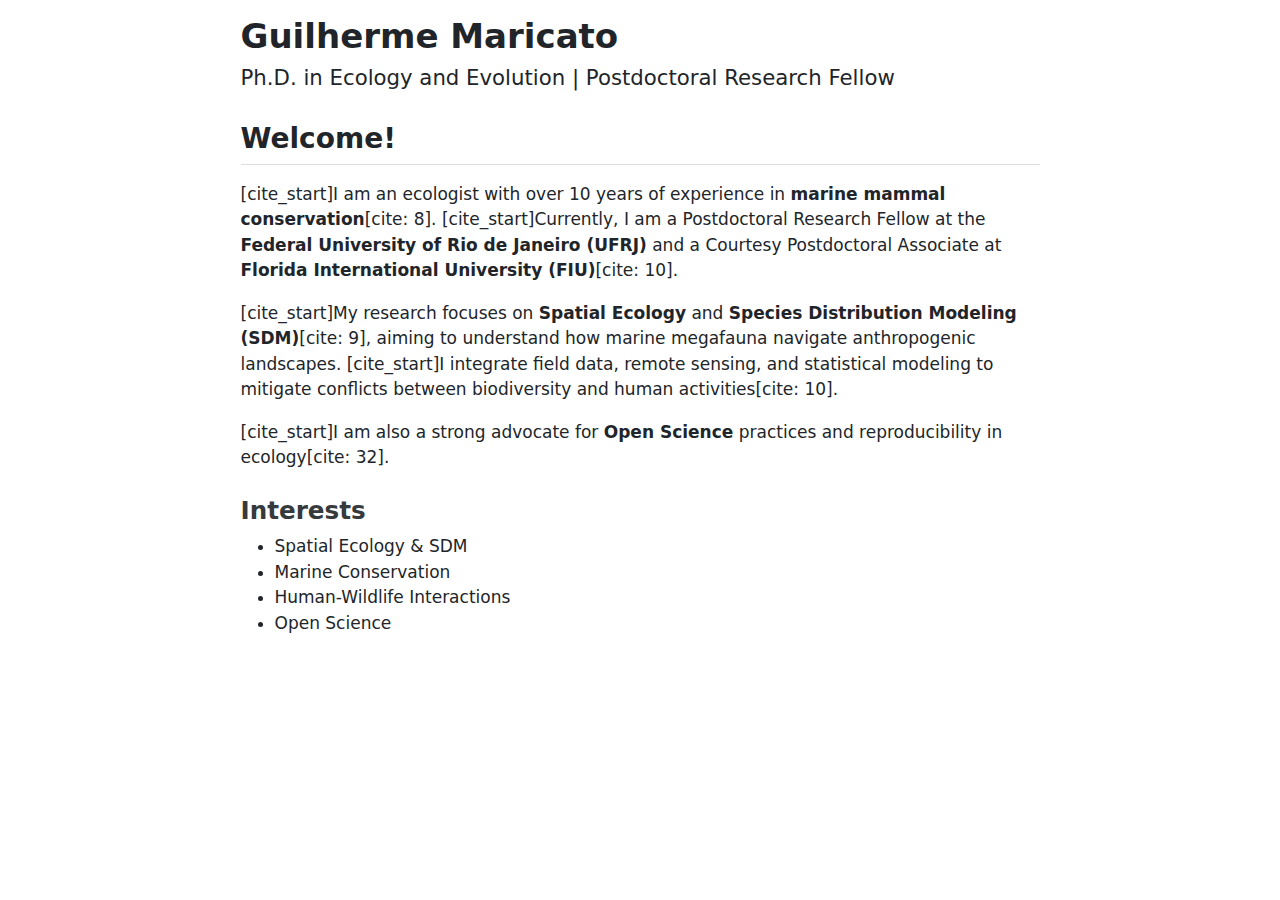
<file: index.html>
<!DOCTYPE html>
<html xmlns="http://www.w3.org/1999/xhtml" lang="en" xml:lang="en"><head>

<meta charset="utf-8">
<meta name="generator" content="quarto-1.7.32">

<meta name="viewport" content="width=device-width, initial-scale=1.0, user-scalable=yes">


<title>Guilherme Maricato</title>
<style>
code{white-space: pre-wrap;}
span.smallcaps{font-variant: small-caps;}
div.columns{display: flex; gap: min(4vw, 1.5em);}
div.column{flex: auto; overflow-x: auto;}
div.hanging-indent{margin-left: 1.5em; text-indent: -1.5em;}
ul.task-list{list-style: none;}
ul.task-list li input[type="checkbox"] {
  width: 0.8em;
  margin: 0 0.8em 0.2em -1em; /* quarto-specific, see https://github.com/quarto-dev/quarto-cli/issues/4556 */ 
  vertical-align: middle;
}
</style>


<script src="index_files/libs/clipboard/clipboard.min.js"></script>
<script src="index_files/libs/quarto-html/quarto.js" type="module"></script>
<script src="index_files/libs/quarto-html/tabsets/tabsets.js" type="module"></script>
<script src="index_files/libs/quarto-html/popper.min.js"></script>
<script src="index_files/libs/quarto-html/tippy.umd.min.js"></script>
<script src="index_files/libs/quarto-html/anchor.min.js"></script>
<link href="index_files/libs/quarto-html/tippy.css" rel="stylesheet">
<link href="index_files/libs/quarto-html/quarto-syntax-highlighting-37eea08aefeeee20ff55810ff984fec1.css" rel="stylesheet" id="quarto-text-highlighting-styles">
<script src="index_files/libs/bootstrap/bootstrap.min.js"></script>
<link href="index_files/libs/bootstrap/bootstrap-icons.css" rel="stylesheet">
<link href="index_files/libs/bootstrap/bootstrap-bb462d781dde1847d9e3ccf7736099dd.min.css" rel="stylesheet" append-hash="true" id="quarto-bootstrap" data-mode="light">


</head>

<body class="fullcontent quarto-light">

<div id="quarto-content" class="page-columns page-rows-contents page-layout-article">

<main class="content" id="quarto-document-content">

<header id="title-block-header" class="quarto-title-block default">
<div class="quarto-title">
<h1 class="title">Guilherme Maricato</h1>
<p class="subtitle lead">Ph.D.&nbsp;in Ecology and Evolution | Postdoctoral Research Fellow</p>
</div>



<div class="quarto-title-meta">

    
  
    
  </div>
  


</header>


<section id="welcome" class="level2">
<h2 class="anchored" data-anchor-id="welcome">Welcome!</h2>
<p>[cite_start]I am an ecologist with over 10 years of experience in <strong>marine mammal conservation</strong>[cite: 8]. [cite_start]Currently, I am a Postdoctoral Research Fellow at the <strong>Federal University of Rio de Janeiro (UFRJ)</strong> and a Courtesy Postdoctoral Associate at <strong>Florida International University (FIU)</strong>[cite: 10].</p>
<p>[cite_start]My research focuses on <strong>Spatial Ecology</strong> and <strong>Species Distribution Modeling (SDM)</strong>[cite: 9], aiming to understand how marine megafauna navigate anthropogenic landscapes. [cite_start]I integrate field data, remote sensing, and statistical modeling to mitigate conflicts between biodiversity and human activities[cite: 10].</p>
<p>[cite_start]I am also a strong advocate for <strong>Open Science</strong> practices and reproducibility in ecology[cite: 32].</p>
<section id="interests" class="level3">
<h3 class="anchored" data-anchor-id="interests">Interests</h3>
<ul>
<li>Spatial Ecology &amp; SDM</li>
<li>Marine Conservation</li>
<li>Human-Wildlife Interactions</li>
<li>Open Science</li>
</ul>
</section>
</section>

</main>
<!-- /main column -->
<script id="quarto-html-after-body" type="application/javascript">
  window.document.addEventListener("DOMContentLoaded", function (event) {
    const icon = "";
    const anchorJS = new window.AnchorJS();
    anchorJS.options = {
      placement: 'right',
      icon: icon
    };
    anchorJS.add('.anchored');
    const isCodeAnnotation = (el) => {
      for (const clz of el.classList) {
        if (clz.startsWith('code-annotation-')) {                     
          return true;
        }
      }
      return false;
    }
    const onCopySuccess = function(e) {
      // button target
      const button = e.trigger;
      // don't keep focus
      button.blur();
      // flash "checked"
      button.classList.add('code-copy-button-checked');
      var currentTitle = button.getAttribute("title");
      button.setAttribute("title", "Copied!");
      let tooltip;
      if (window.bootstrap) {
        button.setAttribute("data-bs-toggle", "tooltip");
        button.setAttribute("data-bs-placement", "left");
        button.setAttribute("data-bs-title", "Copied!");
        tooltip = new bootstrap.Tooltip(button, 
          { trigger: "manual", 
            customClass: "code-copy-button-tooltip",
            offset: [0, -8]});
        tooltip.show();    
      }
      setTimeout(function() {
        if (tooltip) {
          tooltip.hide();
          button.removeAttribute("data-bs-title");
          button.removeAttribute("data-bs-toggle");
          button.removeAttribute("data-bs-placement");
        }
        button.setAttribute("title", currentTitle);
        button.classList.remove('code-copy-button-checked');
      }, 1000);
      // clear code selection
      e.clearSelection();
    }
    const getTextToCopy = function(trigger) {
        const codeEl = trigger.previousElementSibling.cloneNode(true);
        for (const childEl of codeEl.children) {
          if (isCodeAnnotation(childEl)) {
            childEl.remove();
          }
        }
        return codeEl.innerText;
    }
    const clipboard = new window.ClipboardJS('.code-copy-button:not([data-in-quarto-modal])', {
      text: getTextToCopy
    });
    clipboard.on('success', onCopySuccess);
    if (window.document.getElementById('quarto-embedded-source-code-modal')) {
      const clipboardModal = new window.ClipboardJS('.code-copy-button[data-in-quarto-modal]', {
        text: getTextToCopy,
        container: window.document.getElementById('quarto-embedded-source-code-modal')
      });
      clipboardModal.on('success', onCopySuccess);
    }
      var localhostRegex = new RegExp(/^(?:http|https):\/\/localhost\:?[0-9]*\//);
      var mailtoRegex = new RegExp(/^mailto:/);
        var filterRegex = new RegExp('/' + window.location.host + '/');
      var isInternal = (href) => {
          return filterRegex.test(href) || localhostRegex.test(href) || mailtoRegex.test(href);
      }
      // Inspect non-navigation links and adorn them if external
     var links = window.document.querySelectorAll('a[href]:not(.nav-link):not(.navbar-brand):not(.toc-action):not(.sidebar-link):not(.sidebar-item-toggle):not(.pagination-link):not(.no-external):not([aria-hidden]):not(.dropdown-item):not(.quarto-navigation-tool):not(.about-link)');
      for (var i=0; i<links.length; i++) {
        const link = links[i];
        if (!isInternal(link.href)) {
          // undo the damage that might have been done by quarto-nav.js in the case of
          // links that we want to consider external
          if (link.dataset.originalHref !== undefined) {
            link.href = link.dataset.originalHref;
          }
        }
      }
    function tippyHover(el, contentFn, onTriggerFn, onUntriggerFn) {
      const config = {
        allowHTML: true,
        maxWidth: 500,
        delay: 100,
        arrow: false,
        appendTo: function(el) {
            return el.parentElement;
        },
        interactive: true,
        interactiveBorder: 10,
        theme: 'quarto',
        placement: 'bottom-start',
      };
      if (contentFn) {
        config.content = contentFn;
      }
      if (onTriggerFn) {
        config.onTrigger = onTriggerFn;
      }
      if (onUntriggerFn) {
        config.onUntrigger = onUntriggerFn;
      }
      window.tippy(el, config); 
    }
    const noterefs = window.document.querySelectorAll('a[role="doc-noteref"]');
    for (var i=0; i<noterefs.length; i++) {
      const ref = noterefs[i];
      tippyHover(ref, function() {
        // use id or data attribute instead here
        let href = ref.getAttribute('data-footnote-href') || ref.getAttribute('href');
        try { href = new URL(href).hash; } catch {}
        const id = href.replace(/^#\/?/, "");
        const note = window.document.getElementById(id);
        if (note) {
          return note.innerHTML;
        } else {
          return "";
        }
      });
    }
    const xrefs = window.document.querySelectorAll('a.quarto-xref');
    const processXRef = (id, note) => {
      // Strip column container classes
      const stripColumnClz = (el) => {
        el.classList.remove("page-full", "page-columns");
        if (el.children) {
          for (const child of el.children) {
            stripColumnClz(child);
          }
        }
      }
      stripColumnClz(note)
      if (id === null || id.startsWith('sec-')) {
        // Special case sections, only their first couple elements
        const container = document.createElement("div");
        if (note.children && note.children.length > 2) {
          container.appendChild(note.children[0].cloneNode(true));
          for (let i = 1; i < note.children.length; i++) {
            const child = note.children[i];
            if (child.tagName === "P" && child.innerText === "") {
              continue;
            } else {
              container.appendChild(child.cloneNode(true));
              break;
            }
          }
          if (window.Quarto?.typesetMath) {
            window.Quarto.typesetMath(container);
          }
          return container.innerHTML
        } else {
          if (window.Quarto?.typesetMath) {
            window.Quarto.typesetMath(note);
          }
          return note.innerHTML;
        }
      } else {
        // Remove any anchor links if they are present
        const anchorLink = note.querySelector('a.anchorjs-link');
        if (anchorLink) {
          anchorLink.remove();
        }
        if (window.Quarto?.typesetMath) {
          window.Quarto.typesetMath(note);
        }
        if (note.classList.contains("callout")) {
          return note.outerHTML;
        } else {
          return note.innerHTML;
        }
      }
    }
    for (var i=0; i<xrefs.length; i++) {
      const xref = xrefs[i];
      tippyHover(xref, undefined, function(instance) {
        instance.disable();
        let url = xref.getAttribute('href');
        let hash = undefined; 
        if (url.startsWith('#')) {
          hash = url;
        } else {
          try { hash = new URL(url).hash; } catch {}
        }
        if (hash) {
          const id = hash.replace(/^#\/?/, "");
          const note = window.document.getElementById(id);
          if (note !== null) {
            try {
              const html = processXRef(id, note.cloneNode(true));
              instance.setContent(html);
            } finally {
              instance.enable();
              instance.show();
            }
          } else {
            // See if we can fetch this
            fetch(url.split('#')[0])
            .then(res => res.text())
            .then(html => {
              const parser = new DOMParser();
              const htmlDoc = parser.parseFromString(html, "text/html");
              const note = htmlDoc.getElementById(id);
              if (note !== null) {
                const html = processXRef(id, note);
                instance.setContent(html);
              } 
            }).finally(() => {
              instance.enable();
              instance.show();
            });
          }
        } else {
          // See if we can fetch a full url (with no hash to target)
          // This is a special case and we should probably do some content thinning / targeting
          fetch(url)
          .then(res => res.text())
          .then(html => {
            const parser = new DOMParser();
            const htmlDoc = parser.parseFromString(html, "text/html");
            const note = htmlDoc.querySelector('main.content');
            if (note !== null) {
              // This should only happen for chapter cross references
              // (since there is no id in the URL)
              // remove the first header
              if (note.children.length > 0 && note.children[0].tagName === "HEADER") {
                note.children[0].remove();
              }
              const html = processXRef(null, note);
              instance.setContent(html);
            } 
          }).finally(() => {
            instance.enable();
            instance.show();
          });
        }
      }, function(instance) {
      });
    }
        let selectedAnnoteEl;
        const selectorForAnnotation = ( cell, annotation) => {
          let cellAttr = 'data-code-cell="' + cell + '"';
          let lineAttr = 'data-code-annotation="' +  annotation + '"';
          const selector = 'span[' + cellAttr + '][' + lineAttr + ']';
          return selector;
        }
        const selectCodeLines = (annoteEl) => {
          const doc = window.document;
          const targetCell = annoteEl.getAttribute("data-target-cell");
          const targetAnnotation = annoteEl.getAttribute("data-target-annotation");
          const annoteSpan = window.document.querySelector(selectorForAnnotation(targetCell, targetAnnotation));
          const lines = annoteSpan.getAttribute("data-code-lines").split(",");
          const lineIds = lines.map((line) => {
            return targetCell + "-" + line;
          })
          let top = null;
          let height = null;
          let parent = null;
          if (lineIds.length > 0) {
              //compute the position of the single el (top and bottom and make a div)
              const el = window.document.getElementById(lineIds[0]);
              top = el.offsetTop;
              height = el.offsetHeight;
              parent = el.parentElement.parentElement;
            if (lineIds.length > 1) {
              const lastEl = window.document.getElementById(lineIds[lineIds.length - 1]);
              const bottom = lastEl.offsetTop + lastEl.offsetHeight;
              height = bottom - top;
            }
            if (top !== null && height !== null && parent !== null) {
              // cook up a div (if necessary) and position it 
              let div = window.document.getElementById("code-annotation-line-highlight");
              if (div === null) {
                div = window.document.createElement("div");
                div.setAttribute("id", "code-annotation-line-highlight");
                div.style.position = 'absolute';
                parent.appendChild(div);
              }
              div.style.top = top - 2 + "px";
              div.style.height = height + 4 + "px";
              div.style.left = 0;
              let gutterDiv = window.document.getElementById("code-annotation-line-highlight-gutter");
              if (gutterDiv === null) {
                gutterDiv = window.document.createElement("div");
                gutterDiv.setAttribute("id", "code-annotation-line-highlight-gutter");
                gutterDiv.style.position = 'absolute';
                const codeCell = window.document.getElementById(targetCell);
                const gutter = codeCell.querySelector('.code-annotation-gutter');
                gutter.appendChild(gutterDiv);
              }
              gutterDiv.style.top = top - 2 + "px";
              gutterDiv.style.height = height + 4 + "px";
            }
            selectedAnnoteEl = annoteEl;
          }
        };
        const unselectCodeLines = () => {
          const elementsIds = ["code-annotation-line-highlight", "code-annotation-line-highlight-gutter"];
          elementsIds.forEach((elId) => {
            const div = window.document.getElementById(elId);
            if (div) {
              div.remove();
            }
          });
          selectedAnnoteEl = undefined;
        };
          // Handle positioning of the toggle
      window.addEventListener(
        "resize",
        throttle(() => {
          elRect = undefined;
          if (selectedAnnoteEl) {
            selectCodeLines(selectedAnnoteEl);
          }
        }, 10)
      );
      function throttle(fn, ms) {
      let throttle = false;
      let timer;
        return (...args) => {
          if(!throttle) { // first call gets through
              fn.apply(this, args);
              throttle = true;
          } else { // all the others get throttled
              if(timer) clearTimeout(timer); // cancel #2
              timer = setTimeout(() => {
                fn.apply(this, args);
                timer = throttle = false;
              }, ms);
          }
        };
      }
        // Attach click handler to the DT
        const annoteDls = window.document.querySelectorAll('dt[data-target-cell]');
        for (const annoteDlNode of annoteDls) {
          annoteDlNode.addEventListener('click', (event) => {
            const clickedEl = event.target;
            if (clickedEl !== selectedAnnoteEl) {
              unselectCodeLines();
              const activeEl = window.document.querySelector('dt[data-target-cell].code-annotation-active');
              if (activeEl) {
                activeEl.classList.remove('code-annotation-active');
              }
              selectCodeLines(clickedEl);
              clickedEl.classList.add('code-annotation-active');
            } else {
              // Unselect the line
              unselectCodeLines();
              clickedEl.classList.remove('code-annotation-active');
            }
          });
        }
    const findCites = (el) => {
      const parentEl = el.parentElement;
      if (parentEl) {
        const cites = parentEl.dataset.cites;
        if (cites) {
          return {
            el,
            cites: cites.split(' ')
          };
        } else {
          return findCites(el.parentElement)
        }
      } else {
        return undefined;
      }
    };
    var bibliorefs = window.document.querySelectorAll('a[role="doc-biblioref"]');
    for (var i=0; i<bibliorefs.length; i++) {
      const ref = bibliorefs[i];
      const citeInfo = findCites(ref);
      if (citeInfo) {
        tippyHover(citeInfo.el, function() {
          var popup = window.document.createElement('div');
          citeInfo.cites.forEach(function(cite) {
            var citeDiv = window.document.createElement('div');
            citeDiv.classList.add('hanging-indent');
            citeDiv.classList.add('csl-entry');
            var biblioDiv = window.document.getElementById('ref-' + cite);
            if (biblioDiv) {
              citeDiv.innerHTML = biblioDiv.innerHTML;
            }
            popup.appendChild(citeDiv);
          });
          return popup.innerHTML;
        });
      }
    }
  });
  </script>
</div> <!-- /content -->




</body></html>
</file>
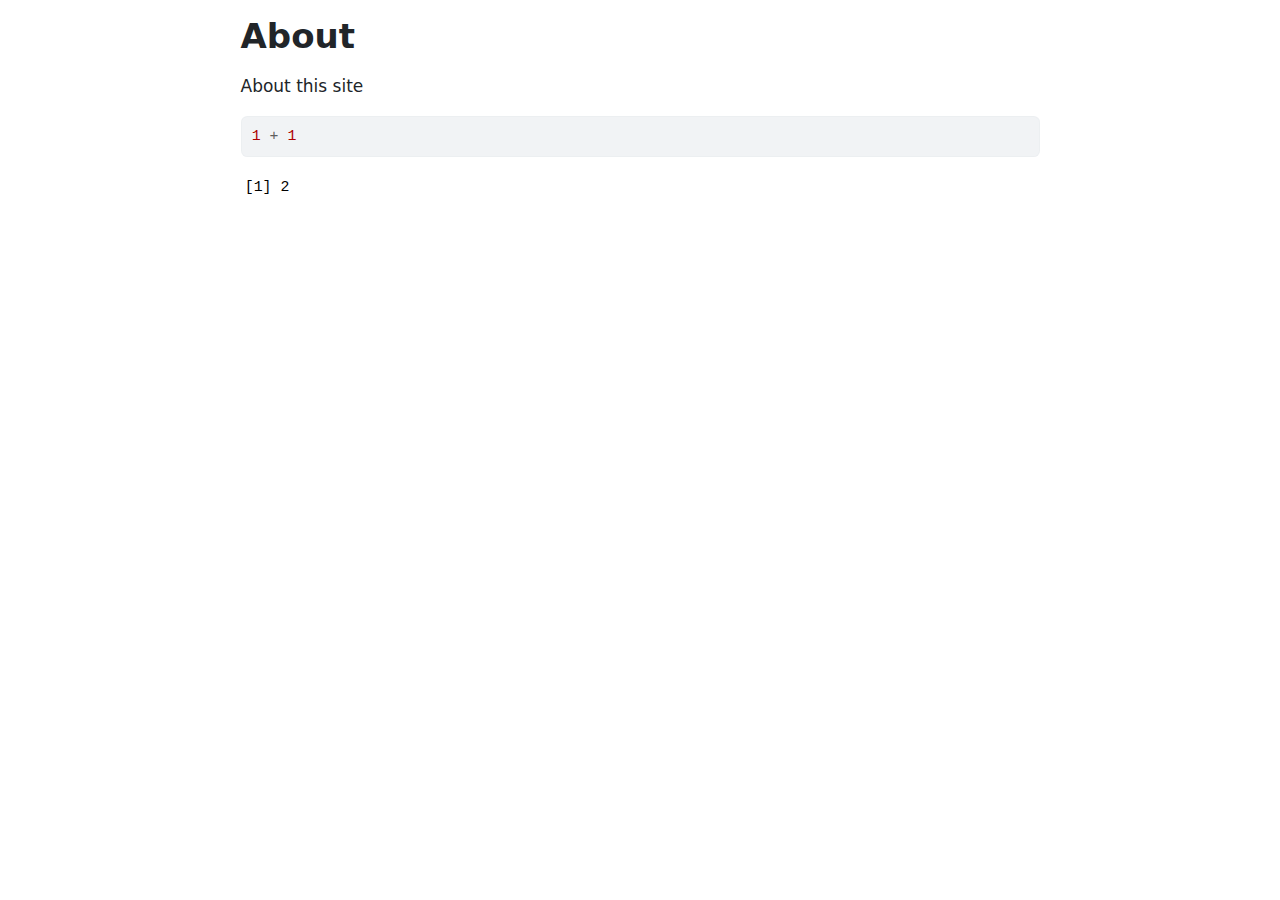
<file: about.html>
<!DOCTYPE html>
<html xmlns="http://www.w3.org/1999/xhtml" lang="en" xml:lang="en"><head>

<meta charset="utf-8">
<meta name="generator" content="quarto-1.7.32">

<meta name="viewport" content="width=device-width, initial-scale=1.0, user-scalable=yes">


<title>About</title>
<style>
code{white-space: pre-wrap;}
span.smallcaps{font-variant: small-caps;}
div.columns{display: flex; gap: min(4vw, 1.5em);}
div.column{flex: auto; overflow-x: auto;}
div.hanging-indent{margin-left: 1.5em; text-indent: -1.5em;}
ul.task-list{list-style: none;}
ul.task-list li input[type="checkbox"] {
  width: 0.8em;
  margin: 0 0.8em 0.2em -1em; /* quarto-specific, see https://github.com/quarto-dev/quarto-cli/issues/4556 */ 
  vertical-align: middle;
}
/* CSS for syntax highlighting */
html { -webkit-text-size-adjust: 100%; }
pre > code.sourceCode { white-space: pre; position: relative; }
pre > code.sourceCode > span { display: inline-block; line-height: 1.25; }
pre > code.sourceCode > span:empty { height: 1.2em; }
.sourceCode { overflow: visible; }
code.sourceCode > span { color: inherit; text-decoration: inherit; }
div.sourceCode { margin: 1em 0; }
pre.sourceCode { margin: 0; }
@media screen {
div.sourceCode { overflow: auto; }
}
@media print {
pre > code.sourceCode { white-space: pre-wrap; }
pre > code.sourceCode > span { text-indent: -5em; padding-left: 5em; }
}
pre.numberSource code
  { counter-reset: source-line 0; }
pre.numberSource code > span
  { position: relative; left: -4em; counter-increment: source-line; }
pre.numberSource code > span > a:first-child::before
  { content: counter(source-line);
    position: relative; left: -1em; text-align: right; vertical-align: baseline;
    border: none; display: inline-block;
    -webkit-touch-callout: none; -webkit-user-select: none;
    -khtml-user-select: none; -moz-user-select: none;
    -ms-user-select: none; user-select: none;
    padding: 0 4px; width: 4em;
  }
pre.numberSource { margin-left: 3em;  padding-left: 4px; }
div.sourceCode
  {   }
@media screen {
pre > code.sourceCode > span > a:first-child::before { text-decoration: underline; }
}
</style>


<script src="about_files/libs/clipboard/clipboard.min.js"></script>
<script src="about_files/libs/quarto-html/quarto.js" type="module"></script>
<script src="about_files/libs/quarto-html/tabsets/tabsets.js" type="module"></script>
<script src="about_files/libs/quarto-html/popper.min.js"></script>
<script src="about_files/libs/quarto-html/tippy.umd.min.js"></script>
<script src="about_files/libs/quarto-html/anchor.min.js"></script>
<link href="about_files/libs/quarto-html/tippy.css" rel="stylesheet">
<link href="about_files/libs/quarto-html/quarto-syntax-highlighting-37eea08aefeeee20ff55810ff984fec1.css" rel="stylesheet" id="quarto-text-highlighting-styles">
<script src="about_files/libs/bootstrap/bootstrap.min.js"></script>
<link href="about_files/libs/bootstrap/bootstrap-icons.css" rel="stylesheet">
<link href="about_files/libs/bootstrap/bootstrap-bb462d781dde1847d9e3ccf7736099dd.min.css" rel="stylesheet" append-hash="true" id="quarto-bootstrap" data-mode="light">


</head>

<body class="fullcontent quarto-light">

<div id="quarto-content" class="page-columns page-rows-contents page-layout-article">

<main class="content" id="quarto-document-content">

<header id="title-block-header" class="quarto-title-block default">
<div class="quarto-title">
<h1 class="title">About</h1>
</div>



<div class="quarto-title-meta">

    
  
    
  </div>
  


</header>


<p>About this site</p>
<div class="cell">
<div class="sourceCode cell-code" id="cb1"><pre class="sourceCode r code-with-copy"><code class="sourceCode r"><span id="cb1-1"><a href="#cb1-1" aria-hidden="true" tabindex="-1"></a><span class="dv">1</span> <span class="sc">+</span> <span class="dv">1</span></span></code><button title="Copy to Clipboard" class="code-copy-button"><i class="bi"></i></button></pre></div>
<div class="cell-output cell-output-stdout">
<pre><code>[1] 2</code></pre>
</div>
</div>

</main>
<!-- /main column -->
<script id="quarto-html-after-body" type="application/javascript">
  window.document.addEventListener("DOMContentLoaded", function (event) {
    const icon = "";
    const anchorJS = new window.AnchorJS();
    anchorJS.options = {
      placement: 'right',
      icon: icon
    };
    anchorJS.add('.anchored');
    const isCodeAnnotation = (el) => {
      for (const clz of el.classList) {
        if (clz.startsWith('code-annotation-')) {                     
          return true;
        }
      }
      return false;
    }
    const onCopySuccess = function(e) {
      // button target
      const button = e.trigger;
      // don't keep focus
      button.blur();
      // flash "checked"
      button.classList.add('code-copy-button-checked');
      var currentTitle = button.getAttribute("title");
      button.setAttribute("title", "Copied!");
      let tooltip;
      if (window.bootstrap) {
        button.setAttribute("data-bs-toggle", "tooltip");
        button.setAttribute("data-bs-placement", "left");
        button.setAttribute("data-bs-title", "Copied!");
        tooltip = new bootstrap.Tooltip(button, 
          { trigger: "manual", 
            customClass: "code-copy-button-tooltip",
            offset: [0, -8]});
        tooltip.show();    
      }
      setTimeout(function() {
        if (tooltip) {
          tooltip.hide();
          button.removeAttribute("data-bs-title");
          button.removeAttribute("data-bs-toggle");
          button.removeAttribute("data-bs-placement");
        }
        button.setAttribute("title", currentTitle);
        button.classList.remove('code-copy-button-checked');
      }, 1000);
      // clear code selection
      e.clearSelection();
    }
    const getTextToCopy = function(trigger) {
        const codeEl = trigger.previousElementSibling.cloneNode(true);
        for (const childEl of codeEl.children) {
          if (isCodeAnnotation(childEl)) {
            childEl.remove();
          }
        }
        return codeEl.innerText;
    }
    const clipboard = new window.ClipboardJS('.code-copy-button:not([data-in-quarto-modal])', {
      text: getTextToCopy
    });
    clipboard.on('success', onCopySuccess);
    if (window.document.getElementById('quarto-embedded-source-code-modal')) {
      const clipboardModal = new window.ClipboardJS('.code-copy-button[data-in-quarto-modal]', {
        text: getTextToCopy,
        container: window.document.getElementById('quarto-embedded-source-code-modal')
      });
      clipboardModal.on('success', onCopySuccess);
    }
      var localhostRegex = new RegExp(/^(?:http|https):\/\/localhost\:?[0-9]*\//);
      var mailtoRegex = new RegExp(/^mailto:/);
        var filterRegex = new RegExp('/' + window.location.host + '/');
      var isInternal = (href) => {
          return filterRegex.test(href) || localhostRegex.test(href) || mailtoRegex.test(href);
      }
      // Inspect non-navigation links and adorn them if external
     var links = window.document.querySelectorAll('a[href]:not(.nav-link):not(.navbar-brand):not(.toc-action):not(.sidebar-link):not(.sidebar-item-toggle):not(.pagination-link):not(.no-external):not([aria-hidden]):not(.dropdown-item):not(.quarto-navigation-tool):not(.about-link)');
      for (var i=0; i<links.length; i++) {
        const link = links[i];
        if (!isInternal(link.href)) {
          // undo the damage that might have been done by quarto-nav.js in the case of
          // links that we want to consider external
          if (link.dataset.originalHref !== undefined) {
            link.href = link.dataset.originalHref;
          }
        }
      }
    function tippyHover(el, contentFn, onTriggerFn, onUntriggerFn) {
      const config = {
        allowHTML: true,
        maxWidth: 500,
        delay: 100,
        arrow: false,
        appendTo: function(el) {
            return el.parentElement;
        },
        interactive: true,
        interactiveBorder: 10,
        theme: 'quarto',
        placement: 'bottom-start',
      };
      if (contentFn) {
        config.content = contentFn;
      }
      if (onTriggerFn) {
        config.onTrigger = onTriggerFn;
      }
      if (onUntriggerFn) {
        config.onUntrigger = onUntriggerFn;
      }
      window.tippy(el, config); 
    }
    const noterefs = window.document.querySelectorAll('a[role="doc-noteref"]');
    for (var i=0; i<noterefs.length; i++) {
      const ref = noterefs[i];
      tippyHover(ref, function() {
        // use id or data attribute instead here
        let href = ref.getAttribute('data-footnote-href') || ref.getAttribute('href');
        try { href = new URL(href).hash; } catch {}
        const id = href.replace(/^#\/?/, "");
        const note = window.document.getElementById(id);
        if (note) {
          return note.innerHTML;
        } else {
          return "";
        }
      });
    }
    const xrefs = window.document.querySelectorAll('a.quarto-xref');
    const processXRef = (id, note) => {
      // Strip column container classes
      const stripColumnClz = (el) => {
        el.classList.remove("page-full", "page-columns");
        if (el.children) {
          for (const child of el.children) {
            stripColumnClz(child);
          }
        }
      }
      stripColumnClz(note)
      if (id === null || id.startsWith('sec-')) {
        // Special case sections, only their first couple elements
        const container = document.createElement("div");
        if (note.children && note.children.length > 2) {
          container.appendChild(note.children[0].cloneNode(true));
          for (let i = 1; i < note.children.length; i++) {
            const child = note.children[i];
            if (child.tagName === "P" && child.innerText === "") {
              continue;
            } else {
              container.appendChild(child.cloneNode(true));
              break;
            }
          }
          if (window.Quarto?.typesetMath) {
            window.Quarto.typesetMath(container);
          }
          return container.innerHTML
        } else {
          if (window.Quarto?.typesetMath) {
            window.Quarto.typesetMath(note);
          }
          return note.innerHTML;
        }
      } else {
        // Remove any anchor links if they are present
        const anchorLink = note.querySelector('a.anchorjs-link');
        if (anchorLink) {
          anchorLink.remove();
        }
        if (window.Quarto?.typesetMath) {
          window.Quarto.typesetMath(note);
        }
        if (note.classList.contains("callout")) {
          return note.outerHTML;
        } else {
          return note.innerHTML;
        }
      }
    }
    for (var i=0; i<xrefs.length; i++) {
      const xref = xrefs[i];
      tippyHover(xref, undefined, function(instance) {
        instance.disable();
        let url = xref.getAttribute('href');
        let hash = undefined; 
        if (url.startsWith('#')) {
          hash = url;
        } else {
          try { hash = new URL(url).hash; } catch {}
        }
        if (hash) {
          const id = hash.replace(/^#\/?/, "");
          const note = window.document.getElementById(id);
          if (note !== null) {
            try {
              const html = processXRef(id, note.cloneNode(true));
              instance.setContent(html);
            } finally {
              instance.enable();
              instance.show();
            }
          } else {
            // See if we can fetch this
            fetch(url.split('#')[0])
            .then(res => res.text())
            .then(html => {
              const parser = new DOMParser();
              const htmlDoc = parser.parseFromString(html, "text/html");
              const note = htmlDoc.getElementById(id);
              if (note !== null) {
                const html = processXRef(id, note);
                instance.setContent(html);
              } 
            }).finally(() => {
              instance.enable();
              instance.show();
            });
          }
        } else {
          // See if we can fetch a full url (with no hash to target)
          // This is a special case and we should probably do some content thinning / targeting
          fetch(url)
          .then(res => res.text())
          .then(html => {
            const parser = new DOMParser();
            const htmlDoc = parser.parseFromString(html, "text/html");
            const note = htmlDoc.querySelector('main.content');
            if (note !== null) {
              // This should only happen for chapter cross references
              // (since there is no id in the URL)
              // remove the first header
              if (note.children.length > 0 && note.children[0].tagName === "HEADER") {
                note.children[0].remove();
              }
              const html = processXRef(null, note);
              instance.setContent(html);
            } 
          }).finally(() => {
            instance.enable();
            instance.show();
          });
        }
      }, function(instance) {
      });
    }
        let selectedAnnoteEl;
        const selectorForAnnotation = ( cell, annotation) => {
          let cellAttr = 'data-code-cell="' + cell + '"';
          let lineAttr = 'data-code-annotation="' +  annotation + '"';
          const selector = 'span[' + cellAttr + '][' + lineAttr + ']';
          return selector;
        }
        const selectCodeLines = (annoteEl) => {
          const doc = window.document;
          const targetCell = annoteEl.getAttribute("data-target-cell");
          const targetAnnotation = annoteEl.getAttribute("data-target-annotation");
          const annoteSpan = window.document.querySelector(selectorForAnnotation(targetCell, targetAnnotation));
          const lines = annoteSpan.getAttribute("data-code-lines").split(",");
          const lineIds = lines.map((line) => {
            return targetCell + "-" + line;
          })
          let top = null;
          let height = null;
          let parent = null;
          if (lineIds.length > 0) {
              //compute the position of the single el (top and bottom and make a div)
              const el = window.document.getElementById(lineIds[0]);
              top = el.offsetTop;
              height = el.offsetHeight;
              parent = el.parentElement.parentElement;
            if (lineIds.length > 1) {
              const lastEl = window.document.getElementById(lineIds[lineIds.length - 1]);
              const bottom = lastEl.offsetTop + lastEl.offsetHeight;
              height = bottom - top;
            }
            if (top !== null && height !== null && parent !== null) {
              // cook up a div (if necessary) and position it 
              let div = window.document.getElementById("code-annotation-line-highlight");
              if (div === null) {
                div = window.document.createElement("div");
                div.setAttribute("id", "code-annotation-line-highlight");
                div.style.position = 'absolute';
                parent.appendChild(div);
              }
              div.style.top = top - 2 + "px";
              div.style.height = height + 4 + "px";
              div.style.left = 0;
              let gutterDiv = window.document.getElementById("code-annotation-line-highlight-gutter");
              if (gutterDiv === null) {
                gutterDiv = window.document.createElement("div");
                gutterDiv.setAttribute("id", "code-annotation-line-highlight-gutter");
                gutterDiv.style.position = 'absolute';
                const codeCell = window.document.getElementById(targetCell);
                const gutter = codeCell.querySelector('.code-annotation-gutter');
                gutter.appendChild(gutterDiv);
              }
              gutterDiv.style.top = top - 2 + "px";
              gutterDiv.style.height = height + 4 + "px";
            }
            selectedAnnoteEl = annoteEl;
          }
        };
        const unselectCodeLines = () => {
          const elementsIds = ["code-annotation-line-highlight", "code-annotation-line-highlight-gutter"];
          elementsIds.forEach((elId) => {
            const div = window.document.getElementById(elId);
            if (div) {
              div.remove();
            }
          });
          selectedAnnoteEl = undefined;
        };
          // Handle positioning of the toggle
      window.addEventListener(
        "resize",
        throttle(() => {
          elRect = undefined;
          if (selectedAnnoteEl) {
            selectCodeLines(selectedAnnoteEl);
          }
        }, 10)
      );
      function throttle(fn, ms) {
      let throttle = false;
      let timer;
        return (...args) => {
          if(!throttle) { // first call gets through
              fn.apply(this, args);
              throttle = true;
          } else { // all the others get throttled
              if(timer) clearTimeout(timer); // cancel #2
              timer = setTimeout(() => {
                fn.apply(this, args);
                timer = throttle = false;
              }, ms);
          }
        };
      }
        // Attach click handler to the DT
        const annoteDls = window.document.querySelectorAll('dt[data-target-cell]');
        for (const annoteDlNode of annoteDls) {
          annoteDlNode.addEventListener('click', (event) => {
            const clickedEl = event.target;
            if (clickedEl !== selectedAnnoteEl) {
              unselectCodeLines();
              const activeEl = window.document.querySelector('dt[data-target-cell].code-annotation-active');
              if (activeEl) {
                activeEl.classList.remove('code-annotation-active');
              }
              selectCodeLines(clickedEl);
              clickedEl.classList.add('code-annotation-active');
            } else {
              // Unselect the line
              unselectCodeLines();
              clickedEl.classList.remove('code-annotation-active');
            }
          });
        }
    const findCites = (el) => {
      const parentEl = el.parentElement;
      if (parentEl) {
        const cites = parentEl.dataset.cites;
        if (cites) {
          return {
            el,
            cites: cites.split(' ')
          };
        } else {
          return findCites(el.parentElement)
        }
      } else {
        return undefined;
      }
    };
    var bibliorefs = window.document.querySelectorAll('a[role="doc-biblioref"]');
    for (var i=0; i<bibliorefs.length; i++) {
      const ref = bibliorefs[i];
      const citeInfo = findCites(ref);
      if (citeInfo) {
        tippyHover(citeInfo.el, function() {
          var popup = window.document.createElement('div');
          citeInfo.cites.forEach(function(cite) {
            var citeDiv = window.document.createElement('div');
            citeDiv.classList.add('hanging-indent');
            citeDiv.classList.add('csl-entry');
            var biblioDiv = window.document.getElementById('ref-' + cite);
            if (biblioDiv) {
              citeDiv.innerHTML = biblioDiv.innerHTML;
            }
            popup.appendChild(citeDiv);
          });
          return popup.innerHTML;
        });
      }
    }
  });
  </script>
</div> <!-- /content -->




</body></html>
</file>
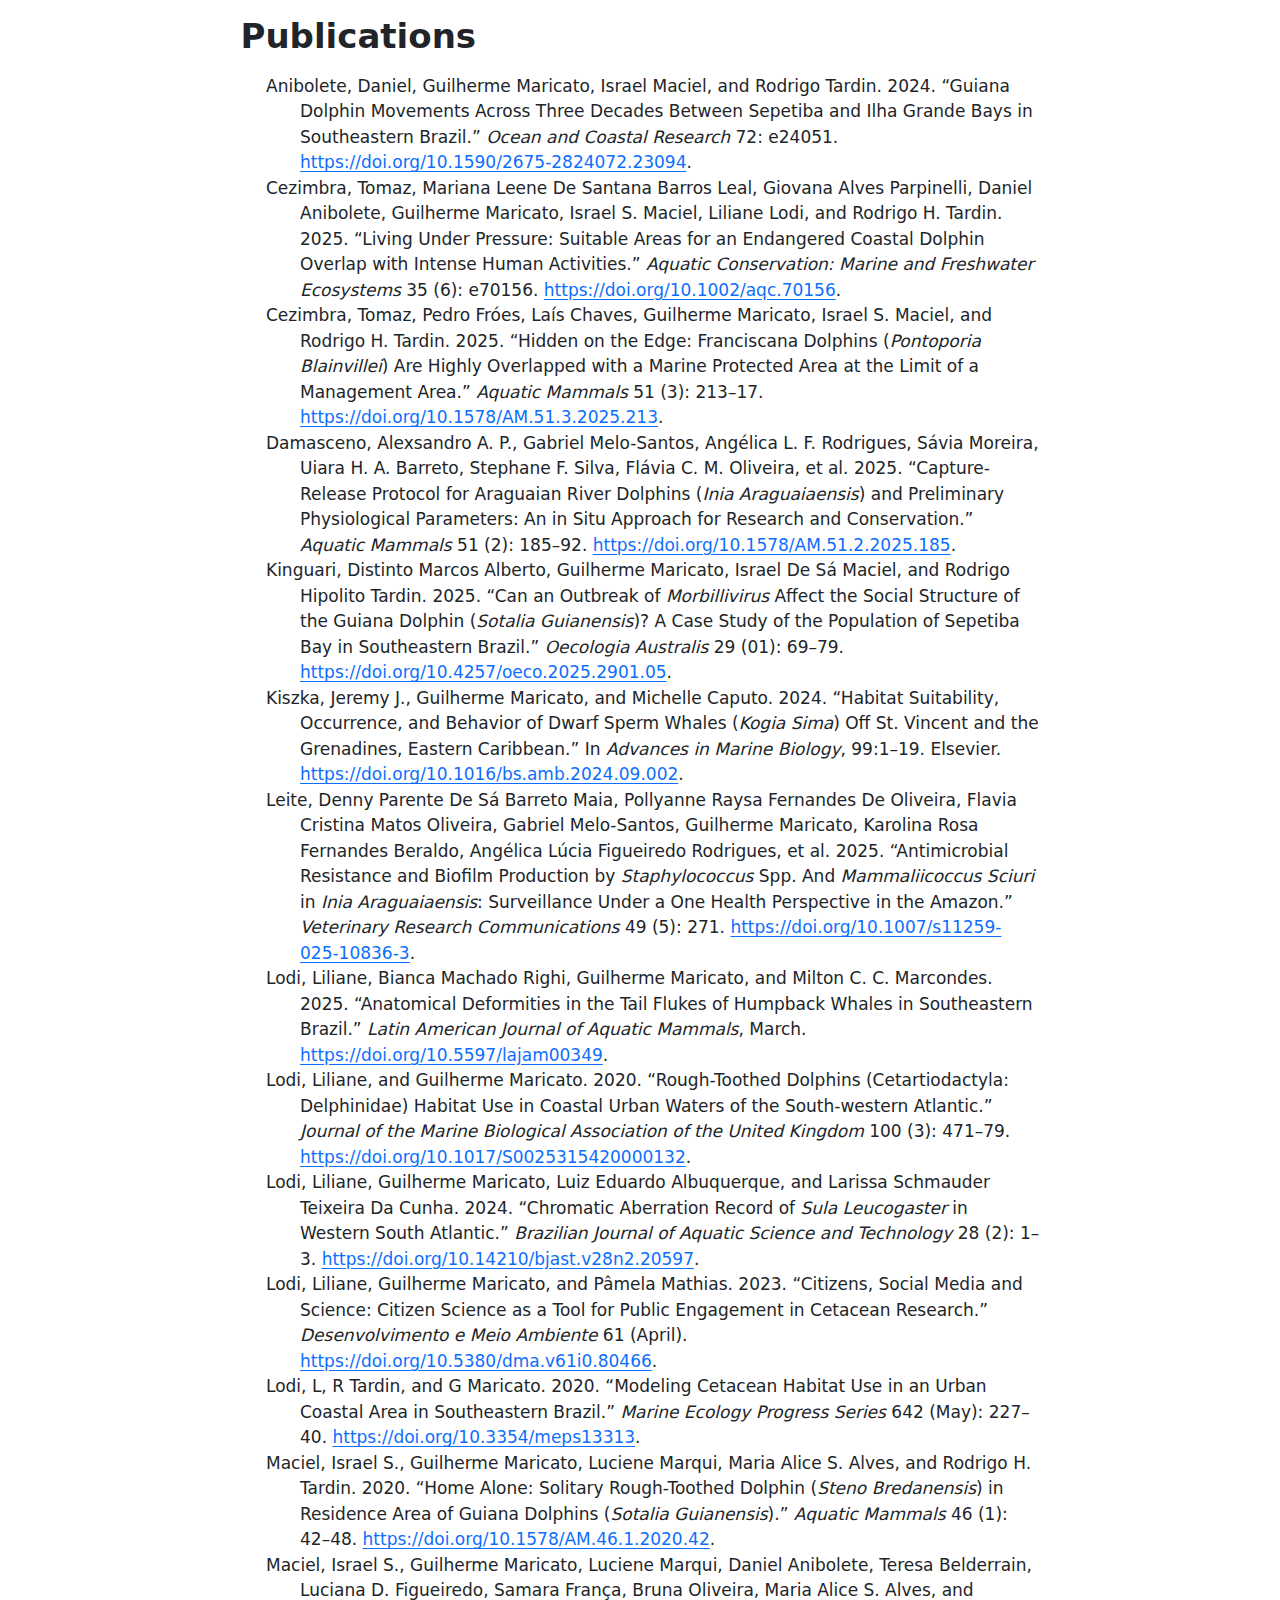
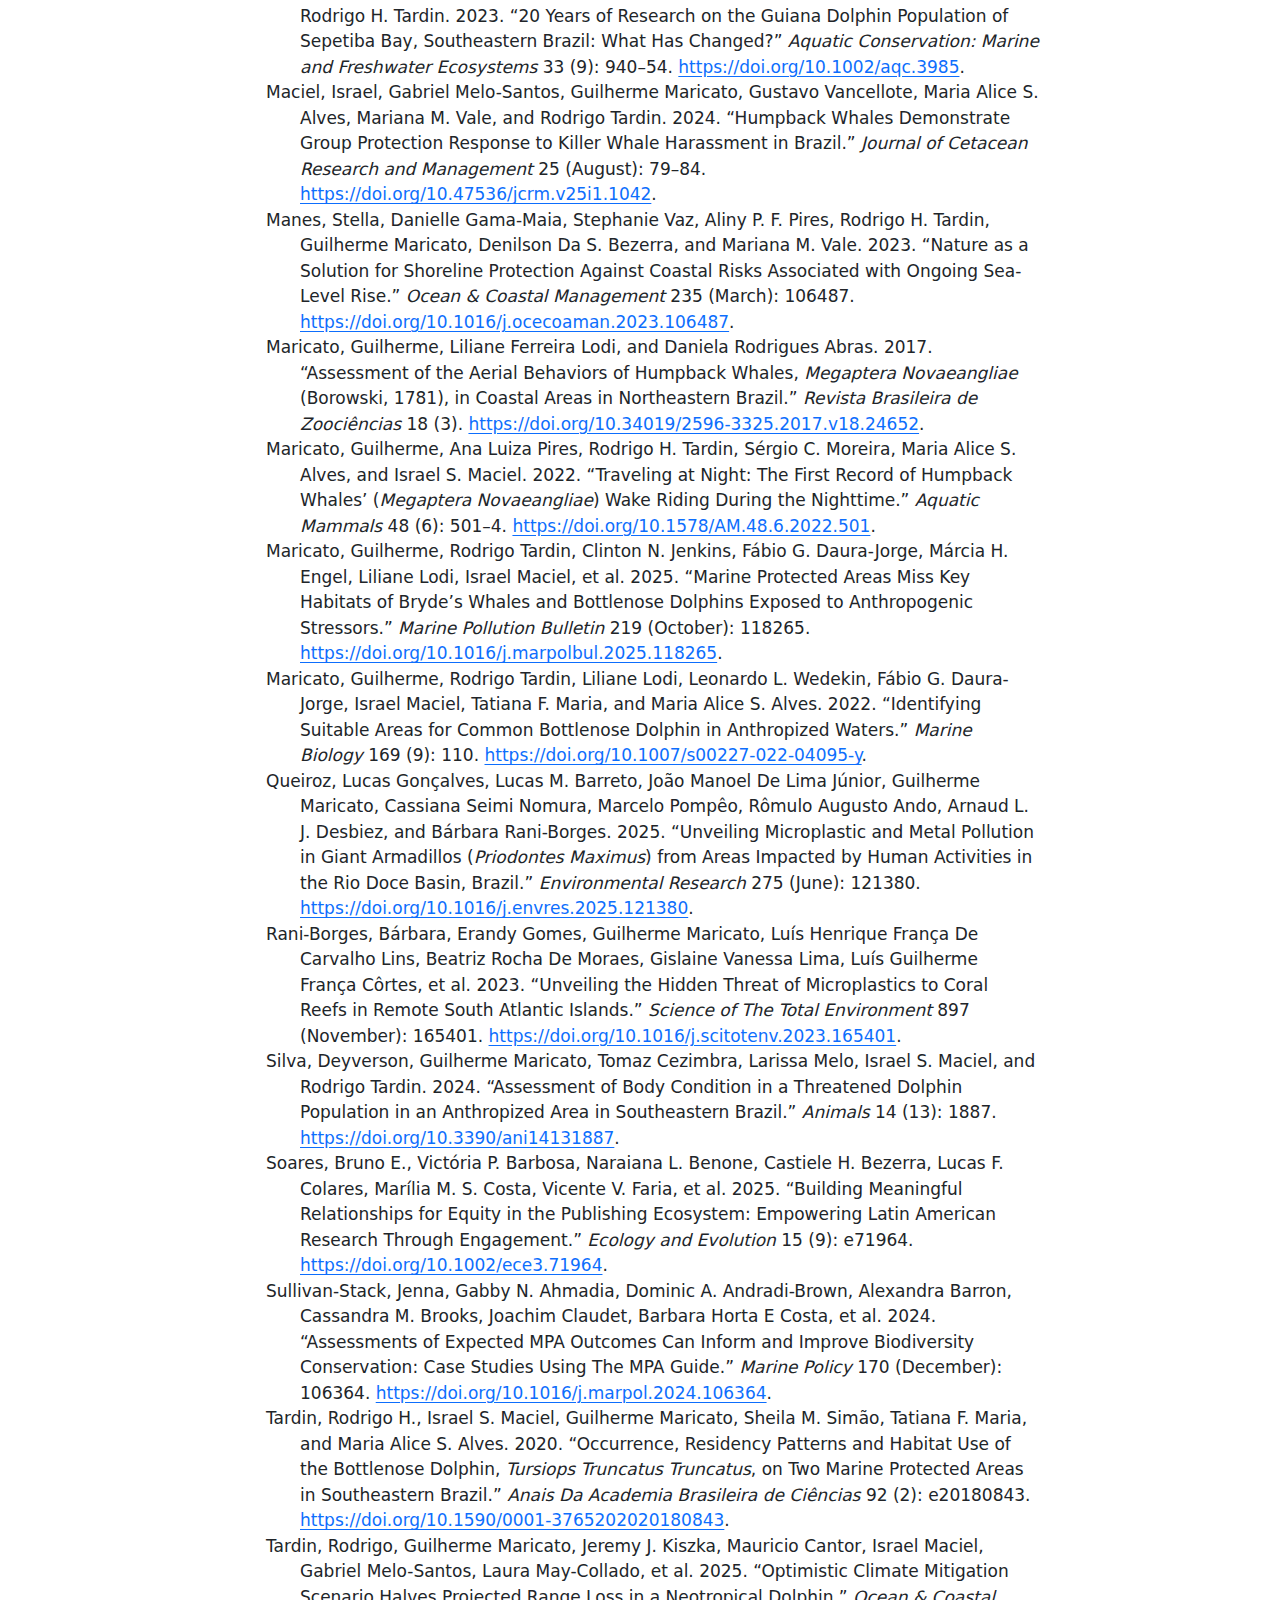
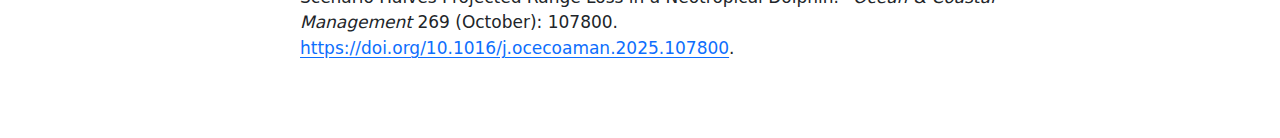
<file: publications.html>
<!DOCTYPE html>
<html xmlns="http://www.w3.org/1999/xhtml" lang="en" xml:lang="en"><head>

<meta charset="utf-8">
<meta name="generator" content="quarto-1.7.32">

<meta name="viewport" content="width=device-width, initial-scale=1.0, user-scalable=yes">


<title>Publications</title>
<style>
code{white-space: pre-wrap;}
span.smallcaps{font-variant: small-caps;}
div.columns{display: flex; gap: min(4vw, 1.5em);}
div.column{flex: auto; overflow-x: auto;}
div.hanging-indent{margin-left: 1.5em; text-indent: -1.5em;}
ul.task-list{list-style: none;}
ul.task-list li input[type="checkbox"] {
  width: 0.8em;
  margin: 0 0.8em 0.2em -1em; /* quarto-specific, see https://github.com/quarto-dev/quarto-cli/issues/4556 */ 
  vertical-align: middle;
}
/* CSS for citations */
div.csl-bib-body { }
div.csl-entry {
  clear: both;
  margin-bottom: 0em;
}
.hanging-indent div.csl-entry {
  margin-left:2em;
  text-indent:-2em;
}
div.csl-left-margin {
  min-width:2em;
  float:left;
}
div.csl-right-inline {
  margin-left:2em;
  padding-left:1em;
}
div.csl-indent {
  margin-left: 2em;
}</style>


<script src="publications_files/libs/clipboard/clipboard.min.js"></script>
<script src="publications_files/libs/quarto-html/quarto.js" type="module"></script>
<script src="publications_files/libs/quarto-html/tabsets/tabsets.js" type="module"></script>
<script src="publications_files/libs/quarto-html/popper.min.js"></script>
<script src="publications_files/libs/quarto-html/tippy.umd.min.js"></script>
<script src="publications_files/libs/quarto-html/anchor.min.js"></script>
<link href="publications_files/libs/quarto-html/tippy.css" rel="stylesheet">
<link href="publications_files/libs/quarto-html/quarto-syntax-highlighting-37eea08aefeeee20ff55810ff984fec1.css" rel="stylesheet" id="quarto-text-highlighting-styles">
<script src="publications_files/libs/bootstrap/bootstrap.min.js"></script>
<link href="publications_files/libs/bootstrap/bootstrap-icons.css" rel="stylesheet">
<link href="publications_files/libs/bootstrap/bootstrap-bb462d781dde1847d9e3ccf7736099dd.min.css" rel="stylesheet" append-hash="true" id="quarto-bootstrap" data-mode="light">


</head>

<body class="fullcontent quarto-light">

<div id="quarto-content" class="page-columns page-rows-contents page-layout-article">

<main class="content" id="quarto-document-content">

<header id="title-block-header" class="quarto-title-block default">
<div class="quarto-title">
<h1 class="title">Publications</h1>
</div>



<div class="quarto-title-meta">

    
  
    
  </div>
  


</header>


<div id="refs" class="references csl-bib-body hanging-indent" data-entry-spacing="0" role="list">
<div id="ref-anibolete2024" class="csl-entry" role="listitem">
Anibolete, Daniel, Guilherme Maricato, Israel Maciel, and Rodrigo Tardin. 2024. <span>“Guiana Dolphin Movements Across Three Decades Between <span>Sepetiba</span> and <span>Ilha Grande</span> Bays in Southeastern <span>Brazil</span>.”</span> <em>Ocean and Coastal Research</em> 72: e24051. <a href="https://doi.org/10.1590/2675-2824072.23094">https://doi.org/10.1590/2675-2824072.23094</a>.
</div>
<div id="ref-cezimbra2025a" class="csl-entry" role="listitem">
Cezimbra, Tomaz, Mariana Leene De Santana Barros Leal, Giovana Alves Parpinelli, Daniel Anibolete, Guilherme Maricato, Israel S. Maciel, Liliane Lodi, and Rodrigo H. Tardin. 2025. <span>“Living Under Pressure: Suitable Areas for an Endangered Coastal Dolphin Overlap with Intense Human Activities.”</span> <em>Aquatic Conservation: Marine and Freshwater Ecosystems</em> 35 (6): e70156. <a href="https://doi.org/10.1002/aqc.70156">https://doi.org/10.1002/aqc.70156</a>.
</div>
<div id="ref-cezimbra2025" class="csl-entry" role="listitem">
Cezimbra, Tomaz, Pedro Fróes, Laís Chaves, Guilherme Maricato, Israel S. Maciel, and Rodrigo H. Tardin. 2025. <span>“Hidden on the Edge: Franciscana Dolphins (<span><em>Pontoporia</em></span><span> <em>Blainvillei</em></span>) Are Highly Overlapped with a Marine Protected Area at the Limit of a Management Area.”</span> <em>Aquatic Mammals</em> 51 (3): 213–17. <a href="https://doi.org/10.1578/AM.51.3.2025.213">https://doi.org/10.1578/AM.51.3.2025.213</a>.
</div>
<div id="ref-damasceno2025" class="csl-entry" role="listitem">
Damasceno, Alexsandro A. P., Gabriel Melo-Santos, Angélica L. F. Rodrigues, Sávia Moreira, Uiara H. A. Barreto, Stephane F. Silva, Flávia C. M. Oliveira, et al. 2025. <span>“Capture-Release Protocol for <span>Araguaian</span> River Dolphins (<span><em>Inia</em></span><span> <em>Araguaiaensis</em></span>) and Preliminary Physiological Parameters: An in Situ Approach for Research and Conservation.”</span> <em>Aquatic Mammals</em> 51 (2): 185–92. <a href="https://doi.org/10.1578/AM.51.2.2025.185">https://doi.org/10.1578/AM.51.2.2025.185</a>.
</div>
<div id="ref-kinguari2025" class="csl-entry" role="listitem">
Kinguari, Distinto Marcos Alberto, Guilherme Maricato, Israel De Sá Maciel, and Rodrigo Hipolito Tardin. 2025. <span>“Can an Outbreak of <span><em>Morbillivirus</em></span> Affect the Social Structure of the <span>Guiana</span> Dolphin (<span><em>Sotalia</em></span><span> <em>Guianensis</em></span>)? <span>A</span> Case Study of the Population of <span>Sepetiba Bay</span> in Southeastern <span>Brazil</span>.”</span> <em>Oecologia Australis</em> 29 (01): 69–79. <a href="https://doi.org/10.4257/oeco.2025.2901.05">https://doi.org/10.4257/oeco.2025.2901.05</a>.
</div>
<div id="ref-kiszka2024" class="csl-entry" role="listitem">
Kiszka, Jeremy J., Guilherme Maricato, and Michelle Caputo. 2024. <span>“Habitat Suitability, Occurrence, and Behavior of Dwarf Sperm Whales (<span><em>Kogia</em></span><span> <em>Sima</em></span>) Off <span>St</span>. <span>Vincent</span> and the <span>Grenadines</span>, <span>Eastern Caribbean</span>.”</span> In <em>Advances in <span>Marine Biology</span></em>, 99:1–19. Elsevier. <a href="https://doi.org/10.1016/bs.amb.2024.09.002">https://doi.org/10.1016/bs.amb.2024.09.002</a>.
</div>
<div id="ref-leite2025" class="csl-entry" role="listitem">
Leite, Denny Parente De Sá Barreto Maia, Pollyanne Raysa Fernandes De Oliveira, Flavia Cristina Matos Oliveira, Gabriel Melo-Santos, Guilherme Maricato, Karolina Rosa Fernandes Beraldo, Angélica Lúcia Figueiredo Rodrigues, et al. 2025. <span>“Antimicrobial Resistance and Biofilm Production by <span><em>Staphylococcus</em></span> Spp. And <span><em>Mammaliicoccus</em></span><span> <em>Sciuri</em></span> in <span><em>Inia</em></span><span> <em>Araguaiaensis</em></span>: Surveillance Under a One Health Perspective in the <span>Amazon</span>.”</span> <em>Veterinary Research Communications</em> 49 (5): 271. <a href="https://doi.org/10.1007/s11259-025-10836-3">https://doi.org/10.1007/s11259-025-10836-3</a>.
</div>
<div id="ref-lodi2025" class="csl-entry" role="listitem">
Lodi, Liliane, Bianca Machado Righi, Guilherme Maricato, and Milton C. C. Marcondes. 2025. <span>“Anatomical Deformities in the Tail Flukes of Humpback Whales in <span>Southeastern Brazil</span>.”</span> <em>Latin American Journal of Aquatic Mammals</em>, March. <a href="https://doi.org/10.5597/lajam00349">https://doi.org/10.5597/lajam00349</a>.
</div>
<div id="ref-lodi2020a" class="csl-entry" role="listitem">
Lodi, Liliane, and Guilherme Maricato. 2020. <span>“Rough-Toothed Dolphins (<span>Cetartiodactyla</span>: <span>Delphinidae</span>) Habitat Use in Coastal Urban Waters of the <span class="nocase">South-western Atlantic</span>.”</span> <em>Journal of the Marine Biological Association of the United Kingdom</em> 100 (3): 471–79. <a href="https://doi.org/10.1017/S0025315420000132">https://doi.org/10.1017/S0025315420000132</a>.
</div>
<div id="ref-lodi2024" class="csl-entry" role="listitem">
Lodi, Liliane, Guilherme Maricato, Luiz Eduardo Albuquerque, and Larissa Schmauder Teixeira Da Cunha. 2024. <span>“Chromatic Aberration Record of <span><em>Sula</em></span><span> <em>Leucogaster</em></span> in <span>Western South Atlantic</span>.”</span> <em>Brazilian Journal of Aquatic Science and Technology</em> 28 (2): 1–3. <a href="https://doi.org/10.14210/bjast.v28n2.20597">https://doi.org/10.14210/bjast.v28n2.20597</a>.
</div>
<div id="ref-lodi2023" class="csl-entry" role="listitem">
Lodi, Liliane, Guilherme Maricato, and Pâmela Mathias. 2023. <span>“Citizens, Social Media and Science: <span>Citizen Science</span> as a Tool for Public Engagement in Cetacean Research.”</span> <em>Desenvolvimento e Meio Ambiente</em> 61 (April). <a href="https://doi.org/10.5380/dma.v61i0.80466">https://doi.org/10.5380/dma.v61i0.80466</a>.
</div>
<div id="ref-lodi2020" class="csl-entry" role="listitem">
Lodi, L, R Tardin, and G Maricato. 2020. <span>“Modeling Cetacean Habitat Use in an Urban Coastal Area in Southeastern <span>Brazil</span>.”</span> <em>Marine Ecology Progress Series</em> 642 (May): 227–40. <a href="https://doi.org/10.3354/meps13313">https://doi.org/10.3354/meps13313</a>.
</div>
<div id="ref-maciel2020" class="csl-entry" role="listitem">
Maciel, Israel S., Guilherme Maricato, Luciene Marqui, Maria Alice S. Alves, and Rodrigo H. Tardin. 2020. <span>“Home <span>Alone</span>: Solitary Rough-Toothed Dolphin (<span><em>Steno</em></span><span> <em>Bredanensis</em></span>) in Residence Area of <span>Guiana</span> Dolphins (<span><em>Sotalia</em></span><span> <em>Guianensis</em></span>).”</span> <em>Aquatic Mammals</em> 46 (1): 42–48. <a href="https://doi.org/10.1578/AM.46.1.2020.42">https://doi.org/10.1578/AM.46.1.2020.42</a>.
</div>
<div id="ref-maciel2023" class="csl-entry" role="listitem">
Maciel, Israel S., Guilherme Maricato, Luciene Marqui, Daniel Anibolete, Teresa Belderrain, Luciana D. Figueiredo, Samara França, Bruna Oliveira, Maria Alice S. Alves, and Rodrigo H. Tardin. 2023. <span>“20 Years of Research on the <span>Guiana</span> Dolphin Population of <span>Sepetiba Bay</span>, Southeastern <span>Brazil</span>: What Has Changed?”</span> <em>Aquatic Conservation: Marine and Freshwater Ecosystems</em> 33 (9): 940–54. <a href="https://doi.org/10.1002/aqc.3985">https://doi.org/10.1002/aqc.3985</a>.
</div>
<div id="ref-maciel2024" class="csl-entry" role="listitem">
Maciel, Israel, Gabriel Melo-Santos, Guilherme Maricato, Gustavo Vancellote, Maria Alice S. Alves, Mariana M. Vale, and Rodrigo Tardin. 2024. <span>“Humpback Whales Demonstrate Group Protection Response to Killer Whale Harassment in <span>Brazil</span>.”</span> <em>Journal of Cetacean Research and Management</em> 25 (August): 79–84. <a href="https://doi.org/10.47536/jcrm.v25i1.1042">https://doi.org/10.47536/jcrm.v25i1.1042</a>.
</div>
<div id="ref-manes2023" class="csl-entry" role="listitem">
Manes, Stella, Danielle Gama-Maia, Stephanie Vaz, Aliny P. F. Pires, Rodrigo H. Tardin, Guilherme Maricato, Denilson Da S. Bezerra, and Mariana M. Vale. 2023. <span>“Nature as a Solution for Shoreline Protection Against Coastal Risks Associated with Ongoing Sea-Level Rise.”</span> <em>Ocean &amp; Coastal Management</em> 235 (March): 106487. <a href="https://doi.org/10.1016/j.ocecoaman.2023.106487">https://doi.org/10.1016/j.ocecoaman.2023.106487</a>.
</div>
<div id="ref-maricato2017" class="csl-entry" role="listitem">
Maricato, Guilherme, Liliane Ferreira Lodi, and Daniela Rodrigues Abras. 2017. <span>“Assessment of the Aerial Behaviors of Humpback Whales, <span><em>Megaptera</em></span><span> <em>Novaeangliae</em></span> (<span>Borowski</span>, 1781), in Coastal Areas in Northeastern <span>Brazil</span>.”</span> <em>Revista Brasileira de Zoociências</em> 18 (3). <a href="https://doi.org/10.34019/2596-3325.2017.v18.24652">https://doi.org/10.34019/2596-3325.2017.v18.24652</a>.
</div>
<div id="ref-maricato2022a" class="csl-entry" role="listitem">
Maricato, Guilherme, Ana Luiza Pires, Rodrigo H. Tardin, Sérgio C. Moreira, Maria Alice S. Alves, and Israel S. Maciel. 2022. <span>“Traveling at Night: The First Record of Humpback Whales’ (<span><em>Megaptera</em></span><span> <em>Novaeangliae</em></span>) Wake Riding During the Nighttime.”</span> <em>Aquatic Mammals</em> 48 (6): 501–4. <a href="https://doi.org/10.1578/AM.48.6.2022.501">https://doi.org/10.1578/AM.48.6.2022.501</a>.
</div>
<div id="ref-maricato2025" class="csl-entry" role="listitem">
Maricato, Guilherme, Rodrigo Tardin, Clinton N. Jenkins, Fábio G. Daura-Jorge, Márcia H. Engel, Liliane Lodi, Israel Maciel, et al. 2025. <span>“Marine Protected Areas Miss Key Habitats of <span>Bryde</span>’s Whales and Bottlenose Dolphins Exposed to Anthropogenic Stressors.”</span> <em>Marine Pollution Bulletin</em> 219 (October): 118265. <a href="https://doi.org/10.1016/j.marpolbul.2025.118265">https://doi.org/10.1016/j.marpolbul.2025.118265</a>.
</div>
<div id="ref-maricato2022" class="csl-entry" role="listitem">
Maricato, Guilherme, Rodrigo Tardin, Liliane Lodi, Leonardo L. Wedekin, Fábio G. Daura-Jorge, Israel Maciel, Tatiana F. Maria, and Maria Alice S. Alves. 2022. <span>“Identifying Suitable Areas for Common Bottlenose Dolphin in Anthropized Waters.”</span> <em>Marine Biology</em> 169 (9): 110. <a href="https://doi.org/10.1007/s00227-022-04095-y">https://doi.org/10.1007/s00227-022-04095-y</a>.
</div>
<div id="ref-queiroz2025" class="csl-entry" role="listitem">
Queiroz, Lucas Gonçalves, Lucas M. Barreto, João Manoel De Lima Júnior, Guilherme Maricato, Cassiana Seimi Nomura, Marcelo Pompêo, Rômulo Augusto Ando, Arnaud L. J. Desbiez, and Bárbara Rani-Borges. 2025. <span>“Unveiling Microplastic and Metal Pollution in Giant Armadillos (<span><em>Priodontes</em></span><span> <em>Maximus</em></span>) from Areas Impacted by Human Activities in the <span>Rio Doce Basin</span>, <span>Brazil</span>.”</span> <em>Environmental Research</em> 275 (June): 121380. <a href="https://doi.org/10.1016/j.envres.2025.121380">https://doi.org/10.1016/j.envres.2025.121380</a>.
</div>
<div id="ref-rani-borges2023" class="csl-entry" role="listitem">
Rani-Borges, Bárbara, Erandy Gomes, Guilherme Maricato, Luís Henrique França De Carvalho Lins, Beatriz Rocha De Moraes, Gislaine Vanessa Lima, Luís Guilherme França Côrtes, et al. 2023. <span>“Unveiling the Hidden Threat of Microplastics to Coral Reefs in Remote <span>South Atlantic</span> Islands.”</span> <em>Science of The Total Environment</em> 897 (November): 165401. <a href="https://doi.org/10.1016/j.scitotenv.2023.165401">https://doi.org/10.1016/j.scitotenv.2023.165401</a>.
</div>
<div id="ref-silva2024" class="csl-entry" role="listitem">
Silva, Deyverson, Guilherme Maricato, Tomaz Cezimbra, Larissa Melo, Israel S. Maciel, and Rodrigo Tardin. 2024. <span>“Assessment of Body Condition in a Threatened Dolphin Population in an Anthropized Area in Southeastern <span>Brazil</span>.”</span> <em>Animals</em> 14 (13): 1887. <a href="https://doi.org/10.3390/ani14131887">https://doi.org/10.3390/ani14131887</a>.
</div>
<div id="ref-soares2025" class="csl-entry" role="listitem">
Soares, Bruno E., Victória P. Barbosa, Naraiana L. Benone, Castiele H. Bezerra, Lucas F. Colares, Marília M. S. Costa, Vicente V. Faria, et al. 2025. <span>“Building Meaningful Relationships for Equity in the Publishing Ecosystem: Empowering <span>Latin American</span> Research Through Engagement.”</span> <em>Ecology and Evolution</em> 15 (9): e71964. <a href="https://doi.org/10.1002/ece3.71964">https://doi.org/10.1002/ece3.71964</a>.
</div>
<div id="ref-sullivan-stack2024" class="csl-entry" role="listitem">
Sullivan-Stack, Jenna, Gabby N. Ahmadia, Dominic A. Andradi-Brown, Alexandra Barron, Cassandra M. Brooks, Joachim Claudet, Barbara Horta E Costa, et al. 2024. <span>“Assessments of Expected <span>MPA</span> Outcomes Can Inform and Improve Biodiversity Conservation: Case Studies Using <span>The MPA Guide</span>.”</span> <em>Marine Policy</em> 170 (December): 106364. <a href="https://doi.org/10.1016/j.marpol.2024.106364">https://doi.org/10.1016/j.marpol.2024.106364</a>.
</div>
<div id="ref-tardin2020" class="csl-entry" role="listitem">
Tardin, Rodrigo H., Israel S. Maciel, Guilherme Maricato, Sheila M. Simão, Tatiana F. Maria, and Maria Alice S. Alves. 2020. <span>“Occurrence, Residency Patterns and Habitat Use of the Bottlenose Dolphin, <span><em>Tursiops</em></span><span> <em>Truncatus Truncatus</em></span>, on Two <span>Marine Protected Areas</span> in Southeastern <span>Brazil</span>.”</span> <em>Anais Da Academia Brasileira de Ciências</em> 92 (2): e20180843. <a href="https://doi.org/10.1590/0001-3765202020180843">https://doi.org/10.1590/0001-3765202020180843</a>.
</div>
<div id="ref-tardin2025" class="csl-entry" role="listitem">
Tardin, Rodrigo, Guilherme Maricato, Jeremy J. Kiszka, Mauricio Cantor, Israel Maciel, Gabriel Melo-Santos, Laura May-Collado, et al. 2025. <span>“Optimistic Climate Mitigation Scenario Halves Projected Range Loss in a Neotropical Dolphin.”</span> <em>Ocean &amp; Coastal Management</em> 269 (October): 107800. <a href="https://doi.org/10.1016/j.ocecoaman.2025.107800">https://doi.org/10.1016/j.ocecoaman.2025.107800</a>.
</div>
</div>

</main>
<!-- /main column -->
<script id="quarto-html-after-body" type="application/javascript">
  window.document.addEventListener("DOMContentLoaded", function (event) {
    const icon = "";
    const anchorJS = new window.AnchorJS();
    anchorJS.options = {
      placement: 'right',
      icon: icon
    };
    anchorJS.add('.anchored');
    const isCodeAnnotation = (el) => {
      for (const clz of el.classList) {
        if (clz.startsWith('code-annotation-')) {                     
          return true;
        }
      }
      return false;
    }
    const onCopySuccess = function(e) {
      // button target
      const button = e.trigger;
      // don't keep focus
      button.blur();
      // flash "checked"
      button.classList.add('code-copy-button-checked');
      var currentTitle = button.getAttribute("title");
      button.setAttribute("title", "Copied!");
      let tooltip;
      if (window.bootstrap) {
        button.setAttribute("data-bs-toggle", "tooltip");
        button.setAttribute("data-bs-placement", "left");
        button.setAttribute("data-bs-title", "Copied!");
        tooltip = new bootstrap.Tooltip(button, 
          { trigger: "manual", 
            customClass: "code-copy-button-tooltip",
            offset: [0, -8]});
        tooltip.show();    
      }
      setTimeout(function() {
        if (tooltip) {
          tooltip.hide();
          button.removeAttribute("data-bs-title");
          button.removeAttribute("data-bs-toggle");
          button.removeAttribute("data-bs-placement");
        }
        button.setAttribute("title", currentTitle);
        button.classList.remove('code-copy-button-checked');
      }, 1000);
      // clear code selection
      e.clearSelection();
    }
    const getTextToCopy = function(trigger) {
        const codeEl = trigger.previousElementSibling.cloneNode(true);
        for (const childEl of codeEl.children) {
          if (isCodeAnnotation(childEl)) {
            childEl.remove();
          }
        }
        return codeEl.innerText;
    }
    const clipboard = new window.ClipboardJS('.code-copy-button:not([data-in-quarto-modal])', {
      text: getTextToCopy
    });
    clipboard.on('success', onCopySuccess);
    if (window.document.getElementById('quarto-embedded-source-code-modal')) {
      const clipboardModal = new window.ClipboardJS('.code-copy-button[data-in-quarto-modal]', {
        text: getTextToCopy,
        container: window.document.getElementById('quarto-embedded-source-code-modal')
      });
      clipboardModal.on('success', onCopySuccess);
    }
      var localhostRegex = new RegExp(/^(?:http|https):\/\/localhost\:?[0-9]*\//);
      var mailtoRegex = new RegExp(/^mailto:/);
        var filterRegex = new RegExp('/' + window.location.host + '/');
      var isInternal = (href) => {
          return filterRegex.test(href) || localhostRegex.test(href) || mailtoRegex.test(href);
      }
      // Inspect non-navigation links and adorn them if external
     var links = window.document.querySelectorAll('a[href]:not(.nav-link):not(.navbar-brand):not(.toc-action):not(.sidebar-link):not(.sidebar-item-toggle):not(.pagination-link):not(.no-external):not([aria-hidden]):not(.dropdown-item):not(.quarto-navigation-tool):not(.about-link)');
      for (var i=0; i<links.length; i++) {
        const link = links[i];
        if (!isInternal(link.href)) {
          // undo the damage that might have been done by quarto-nav.js in the case of
          // links that we want to consider external
          if (link.dataset.originalHref !== undefined) {
            link.href = link.dataset.originalHref;
          }
        }
      }
    function tippyHover(el, contentFn, onTriggerFn, onUntriggerFn) {
      const config = {
        allowHTML: true,
        maxWidth: 500,
        delay: 100,
        arrow: false,
        appendTo: function(el) {
            return el.parentElement;
        },
        interactive: true,
        interactiveBorder: 10,
        theme: 'quarto',
        placement: 'bottom-start',
      };
      if (contentFn) {
        config.content = contentFn;
      }
      if (onTriggerFn) {
        config.onTrigger = onTriggerFn;
      }
      if (onUntriggerFn) {
        config.onUntrigger = onUntriggerFn;
      }
      window.tippy(el, config); 
    }
    const noterefs = window.document.querySelectorAll('a[role="doc-noteref"]');
    for (var i=0; i<noterefs.length; i++) {
      const ref = noterefs[i];
      tippyHover(ref, function() {
        // use id or data attribute instead here
        let href = ref.getAttribute('data-footnote-href') || ref.getAttribute('href');
        try { href = new URL(href).hash; } catch {}
        const id = href.replace(/^#\/?/, "");
        const note = window.document.getElementById(id);
        if (note) {
          return note.innerHTML;
        } else {
          return "";
        }
      });
    }
    const xrefs = window.document.querySelectorAll('a.quarto-xref');
    const processXRef = (id, note) => {
      // Strip column container classes
      const stripColumnClz = (el) => {
        el.classList.remove("page-full", "page-columns");
        if (el.children) {
          for (const child of el.children) {
            stripColumnClz(child);
          }
        }
      }
      stripColumnClz(note)
      if (id === null || id.startsWith('sec-')) {
        // Special case sections, only their first couple elements
        const container = document.createElement("div");
        if (note.children && note.children.length > 2) {
          container.appendChild(note.children[0].cloneNode(true));
          for (let i = 1; i < note.children.length; i++) {
            const child = note.children[i];
            if (child.tagName === "P" && child.innerText === "") {
              continue;
            } else {
              container.appendChild(child.cloneNode(true));
              break;
            }
          }
          if (window.Quarto?.typesetMath) {
            window.Quarto.typesetMath(container);
          }
          return container.innerHTML
        } else {
          if (window.Quarto?.typesetMath) {
            window.Quarto.typesetMath(note);
          }
          return note.innerHTML;
        }
      } else {
        // Remove any anchor links if they are present
        const anchorLink = note.querySelector('a.anchorjs-link');
        if (anchorLink) {
          anchorLink.remove();
        }
        if (window.Quarto?.typesetMath) {
          window.Quarto.typesetMath(note);
        }
        if (note.classList.contains("callout")) {
          return note.outerHTML;
        } else {
          return note.innerHTML;
        }
      }
    }
    for (var i=0; i<xrefs.length; i++) {
      const xref = xrefs[i];
      tippyHover(xref, undefined, function(instance) {
        instance.disable();
        let url = xref.getAttribute('href');
        let hash = undefined; 
        if (url.startsWith('#')) {
          hash = url;
        } else {
          try { hash = new URL(url).hash; } catch {}
        }
        if (hash) {
          const id = hash.replace(/^#\/?/, "");
          const note = window.document.getElementById(id);
          if (note !== null) {
            try {
              const html = processXRef(id, note.cloneNode(true));
              instance.setContent(html);
            } finally {
              instance.enable();
              instance.show();
            }
          } else {
            // See if we can fetch this
            fetch(url.split('#')[0])
            .then(res => res.text())
            .then(html => {
              const parser = new DOMParser();
              const htmlDoc = parser.parseFromString(html, "text/html");
              const note = htmlDoc.getElementById(id);
              if (note !== null) {
                const html = processXRef(id, note);
                instance.setContent(html);
              } 
            }).finally(() => {
              instance.enable();
              instance.show();
            });
          }
        } else {
          // See if we can fetch a full url (with no hash to target)
          // This is a special case and we should probably do some content thinning / targeting
          fetch(url)
          .then(res => res.text())
          .then(html => {
            const parser = new DOMParser();
            const htmlDoc = parser.parseFromString(html, "text/html");
            const note = htmlDoc.querySelector('main.content');
            if (note !== null) {
              // This should only happen for chapter cross references
              // (since there is no id in the URL)
              // remove the first header
              if (note.children.length > 0 && note.children[0].tagName === "HEADER") {
                note.children[0].remove();
              }
              const html = processXRef(null, note);
              instance.setContent(html);
            } 
          }).finally(() => {
            instance.enable();
            instance.show();
          });
        }
      }, function(instance) {
      });
    }
        let selectedAnnoteEl;
        const selectorForAnnotation = ( cell, annotation) => {
          let cellAttr = 'data-code-cell="' + cell + '"';
          let lineAttr = 'data-code-annotation="' +  annotation + '"';
          const selector = 'span[' + cellAttr + '][' + lineAttr + ']';
          return selector;
        }
        const selectCodeLines = (annoteEl) => {
          const doc = window.document;
          const targetCell = annoteEl.getAttribute("data-target-cell");
          const targetAnnotation = annoteEl.getAttribute("data-target-annotation");
          const annoteSpan = window.document.querySelector(selectorForAnnotation(targetCell, targetAnnotation));
          const lines = annoteSpan.getAttribute("data-code-lines").split(",");
          const lineIds = lines.map((line) => {
            return targetCell + "-" + line;
          })
          let top = null;
          let height = null;
          let parent = null;
          if (lineIds.length > 0) {
              //compute the position of the single el (top and bottom and make a div)
              const el = window.document.getElementById(lineIds[0]);
              top = el.offsetTop;
              height = el.offsetHeight;
              parent = el.parentElement.parentElement;
            if (lineIds.length > 1) {
              const lastEl = window.document.getElementById(lineIds[lineIds.length - 1]);
              const bottom = lastEl.offsetTop + lastEl.offsetHeight;
              height = bottom - top;
            }
            if (top !== null && height !== null && parent !== null) {
              // cook up a div (if necessary) and position it 
              let div = window.document.getElementById("code-annotation-line-highlight");
              if (div === null) {
                div = window.document.createElement("div");
                div.setAttribute("id", "code-annotation-line-highlight");
                div.style.position = 'absolute';
                parent.appendChild(div);
              }
              div.style.top = top - 2 + "px";
              div.style.height = height + 4 + "px";
              div.style.left = 0;
              let gutterDiv = window.document.getElementById("code-annotation-line-highlight-gutter");
              if (gutterDiv === null) {
                gutterDiv = window.document.createElement("div");
                gutterDiv.setAttribute("id", "code-annotation-line-highlight-gutter");
                gutterDiv.style.position = 'absolute';
                const codeCell = window.document.getElementById(targetCell);
                const gutter = codeCell.querySelector('.code-annotation-gutter');
                gutter.appendChild(gutterDiv);
              }
              gutterDiv.style.top = top - 2 + "px";
              gutterDiv.style.height = height + 4 + "px";
            }
            selectedAnnoteEl = annoteEl;
          }
        };
        const unselectCodeLines = () => {
          const elementsIds = ["code-annotation-line-highlight", "code-annotation-line-highlight-gutter"];
          elementsIds.forEach((elId) => {
            const div = window.document.getElementById(elId);
            if (div) {
              div.remove();
            }
          });
          selectedAnnoteEl = undefined;
        };
          // Handle positioning of the toggle
      window.addEventListener(
        "resize",
        throttle(() => {
          elRect = undefined;
          if (selectedAnnoteEl) {
            selectCodeLines(selectedAnnoteEl);
          }
        }, 10)
      );
      function throttle(fn, ms) {
      let throttle = false;
      let timer;
        return (...args) => {
          if(!throttle) { // first call gets through
              fn.apply(this, args);
              throttle = true;
          } else { // all the others get throttled
              if(timer) clearTimeout(timer); // cancel #2
              timer = setTimeout(() => {
                fn.apply(this, args);
                timer = throttle = false;
              }, ms);
          }
        };
      }
        // Attach click handler to the DT
        const annoteDls = window.document.querySelectorAll('dt[data-target-cell]');
        for (const annoteDlNode of annoteDls) {
          annoteDlNode.addEventListener('click', (event) => {
            const clickedEl = event.target;
            if (clickedEl !== selectedAnnoteEl) {
              unselectCodeLines();
              const activeEl = window.document.querySelector('dt[data-target-cell].code-annotation-active');
              if (activeEl) {
                activeEl.classList.remove('code-annotation-active');
              }
              selectCodeLines(clickedEl);
              clickedEl.classList.add('code-annotation-active');
            } else {
              // Unselect the line
              unselectCodeLines();
              clickedEl.classList.remove('code-annotation-active');
            }
          });
        }
    const findCites = (el) => {
      const parentEl = el.parentElement;
      if (parentEl) {
        const cites = parentEl.dataset.cites;
        if (cites) {
          return {
            el,
            cites: cites.split(' ')
          };
        } else {
          return findCites(el.parentElement)
        }
      } else {
        return undefined;
      }
    };
    var bibliorefs = window.document.querySelectorAll('a[role="doc-biblioref"]');
    for (var i=0; i<bibliorefs.length; i++) {
      const ref = bibliorefs[i];
      const citeInfo = findCites(ref);
      if (citeInfo) {
        tippyHover(citeInfo.el, function() {
          var popup = window.document.createElement('div');
          citeInfo.cites.forEach(function(cite) {
            var citeDiv = window.document.createElement('div');
            citeDiv.classList.add('hanging-indent');
            citeDiv.classList.add('csl-entry');
            var biblioDiv = window.document.getElementById('ref-' + cite);
            if (biblioDiv) {
              citeDiv.innerHTML = biblioDiv.innerHTML;
            }
            popup.appendChild(citeDiv);
          });
          return popup.innerHTML;
        });
      }
    }
  });
  </script>
</div> <!-- /content -->




</body></html>
</file>
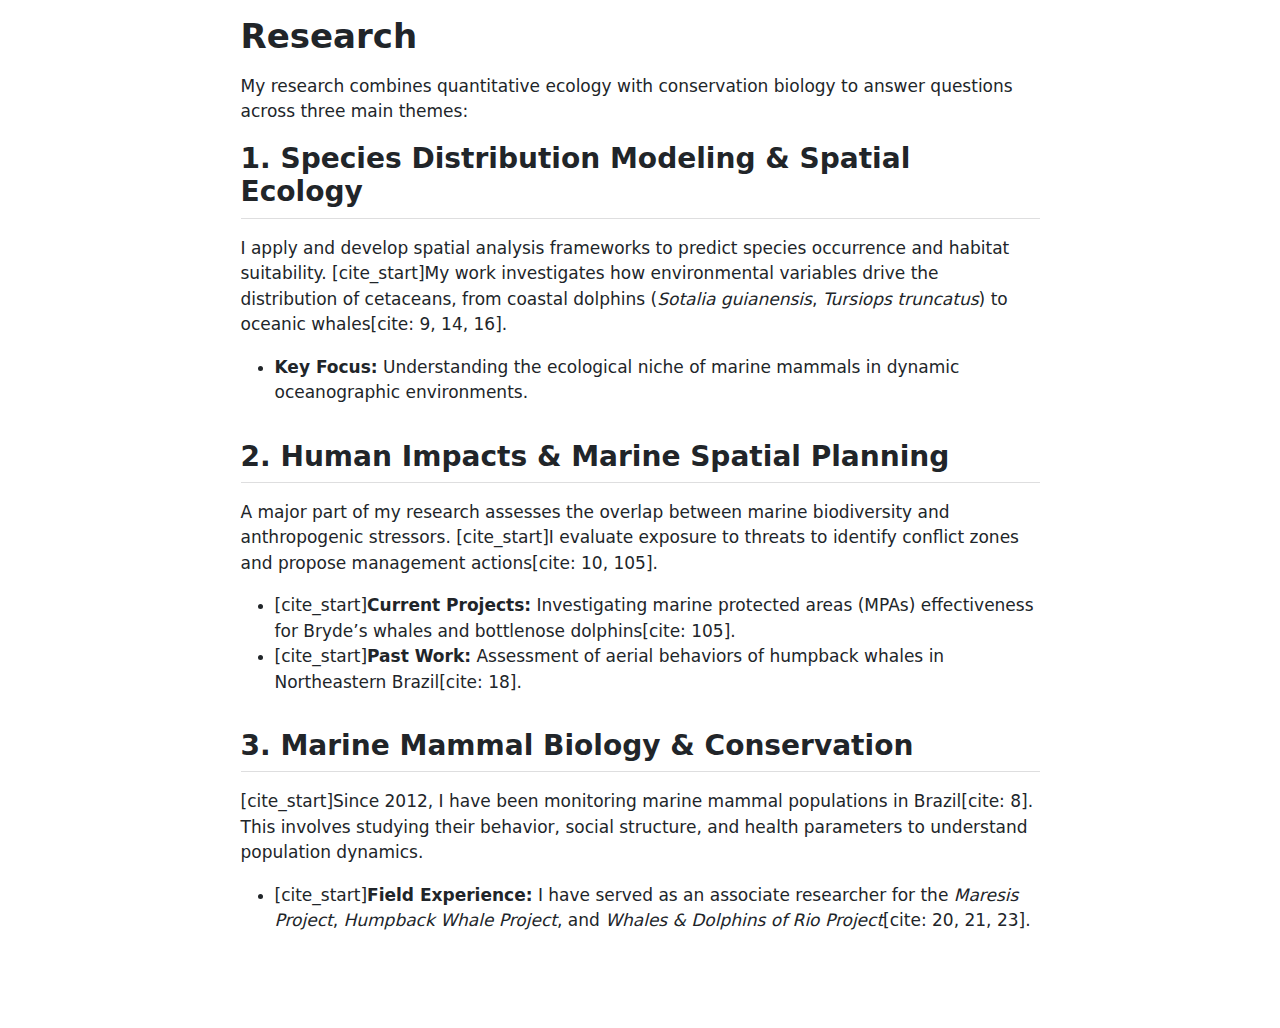
<file: research.html>
<!DOCTYPE html>
<html xmlns="http://www.w3.org/1999/xhtml" lang="en" xml:lang="en"><head>

<meta charset="utf-8">
<meta name="generator" content="quarto-1.7.32">

<meta name="viewport" content="width=device-width, initial-scale=1.0, user-scalable=yes">


<title>Research</title>
<style>
code{white-space: pre-wrap;}
span.smallcaps{font-variant: small-caps;}
div.columns{display: flex; gap: min(4vw, 1.5em);}
div.column{flex: auto; overflow-x: auto;}
div.hanging-indent{margin-left: 1.5em; text-indent: -1.5em;}
ul.task-list{list-style: none;}
ul.task-list li input[type="checkbox"] {
  width: 0.8em;
  margin: 0 0.8em 0.2em -1em; /* quarto-specific, see https://github.com/quarto-dev/quarto-cli/issues/4556 */ 
  vertical-align: middle;
}
</style>


<script src="research_files/libs/clipboard/clipboard.min.js"></script>
<script src="research_files/libs/quarto-html/quarto.js" type="module"></script>
<script src="research_files/libs/quarto-html/tabsets/tabsets.js" type="module"></script>
<script src="research_files/libs/quarto-html/popper.min.js"></script>
<script src="research_files/libs/quarto-html/tippy.umd.min.js"></script>
<script src="research_files/libs/quarto-html/anchor.min.js"></script>
<link href="research_files/libs/quarto-html/tippy.css" rel="stylesheet">
<link href="research_files/libs/quarto-html/quarto-syntax-highlighting-37eea08aefeeee20ff55810ff984fec1.css" rel="stylesheet" id="quarto-text-highlighting-styles">
<script src="research_files/libs/bootstrap/bootstrap.min.js"></script>
<link href="research_files/libs/bootstrap/bootstrap-icons.css" rel="stylesheet">
<link href="research_files/libs/bootstrap/bootstrap-bb462d781dde1847d9e3ccf7736099dd.min.css" rel="stylesheet" append-hash="true" id="quarto-bootstrap" data-mode="light">


</head>

<body class="fullcontent quarto-light">

<div id="quarto-content" class="page-columns page-rows-contents page-layout-article">

<main class="content" id="quarto-document-content">

<header id="title-block-header" class="quarto-title-block default">
<div class="quarto-title">
<h1 class="title">Research</h1>
</div>



<div class="quarto-title-meta">

    
  
    
  </div>
  


</header>


<p>My research combines quantitative ecology with conservation biology to answer questions across three main themes:</p>
<section id="species-distribution-modeling-spatial-ecology" class="level2">
<h2 class="anchored" data-anchor-id="species-distribution-modeling-spatial-ecology">1. Species Distribution Modeling &amp; Spatial Ecology</h2>
<p>I apply and develop spatial analysis frameworks to predict species occurrence and habitat suitability. [cite_start]My work investigates how environmental variables drive the distribution of cetaceans, from coastal dolphins (<em>Sotalia guianensis</em>, <em>Tursiops truncatus</em>) to oceanic whales[cite: 9, 14, 16].</p>
<ul>
<li><strong>Key Focus:</strong> Understanding the ecological niche of marine mammals in dynamic oceanographic environments.</li>
</ul>
</section>
<section id="human-impacts-marine-spatial-planning" class="level2">
<h2 class="anchored" data-anchor-id="human-impacts-marine-spatial-planning">2. Human Impacts &amp; Marine Spatial Planning</h2>
<p>A major part of my research assesses the overlap between marine biodiversity and anthropogenic stressors. [cite_start]I evaluate exposure to threats to identify conflict zones and propose management actions[cite: 10, 105].</p>
<ul>
<li>[cite_start]<strong>Current Projects:</strong> Investigating marine protected areas (MPAs) effectiveness for Bryde’s whales and bottlenose dolphins[cite: 105].</li>
<li>[cite_start]<strong>Past Work:</strong> Assessment of aerial behaviors of humpback whales in Northeastern Brazil[cite: 18].</li>
</ul>
</section>
<section id="marine-mammal-biology-conservation" class="level2">
<h2 class="anchored" data-anchor-id="marine-mammal-biology-conservation">3. Marine Mammal Biology &amp; Conservation</h2>
<p>[cite_start]Since 2012, I have been monitoring marine mammal populations in Brazil[cite: 8]. This involves studying their behavior, social structure, and health parameters to understand population dynamics.</p>
<ul>
<li>[cite_start]<strong>Field Experience:</strong> I have served as an associate researcher for the <em>Maresis Project</em>, <em>Humpback Whale Project</em>, and <em>Whales &amp; Dolphins of Rio Project</em>[cite: 20, 21, 23].</li>
</ul>
</section>

</main>
<!-- /main column -->
<script id="quarto-html-after-body" type="application/javascript">
  window.document.addEventListener("DOMContentLoaded", function (event) {
    const icon = "";
    const anchorJS = new window.AnchorJS();
    anchorJS.options = {
      placement: 'right',
      icon: icon
    };
    anchorJS.add('.anchored');
    const isCodeAnnotation = (el) => {
      for (const clz of el.classList) {
        if (clz.startsWith('code-annotation-')) {                     
          return true;
        }
      }
      return false;
    }
    const onCopySuccess = function(e) {
      // button target
      const button = e.trigger;
      // don't keep focus
      button.blur();
      // flash "checked"
      button.classList.add('code-copy-button-checked');
      var currentTitle = button.getAttribute("title");
      button.setAttribute("title", "Copied!");
      let tooltip;
      if (window.bootstrap) {
        button.setAttribute("data-bs-toggle", "tooltip");
        button.setAttribute("data-bs-placement", "left");
        button.setAttribute("data-bs-title", "Copied!");
        tooltip = new bootstrap.Tooltip(button, 
          { trigger: "manual", 
            customClass: "code-copy-button-tooltip",
            offset: [0, -8]});
        tooltip.show();    
      }
      setTimeout(function() {
        if (tooltip) {
          tooltip.hide();
          button.removeAttribute("data-bs-title");
          button.removeAttribute("data-bs-toggle");
          button.removeAttribute("data-bs-placement");
        }
        button.setAttribute("title", currentTitle);
        button.classList.remove('code-copy-button-checked');
      }, 1000);
      // clear code selection
      e.clearSelection();
    }
    const getTextToCopy = function(trigger) {
        const codeEl = trigger.previousElementSibling.cloneNode(true);
        for (const childEl of codeEl.children) {
          if (isCodeAnnotation(childEl)) {
            childEl.remove();
          }
        }
        return codeEl.innerText;
    }
    const clipboard = new window.ClipboardJS('.code-copy-button:not([data-in-quarto-modal])', {
      text: getTextToCopy
    });
    clipboard.on('success', onCopySuccess);
    if (window.document.getElementById('quarto-embedded-source-code-modal')) {
      const clipboardModal = new window.ClipboardJS('.code-copy-button[data-in-quarto-modal]', {
        text: getTextToCopy,
        container: window.document.getElementById('quarto-embedded-source-code-modal')
      });
      clipboardModal.on('success', onCopySuccess);
    }
      var localhostRegex = new RegExp(/^(?:http|https):\/\/localhost\:?[0-9]*\//);
      var mailtoRegex = new RegExp(/^mailto:/);
        var filterRegex = new RegExp('/' + window.location.host + '/');
      var isInternal = (href) => {
          return filterRegex.test(href) || localhostRegex.test(href) || mailtoRegex.test(href);
      }
      // Inspect non-navigation links and adorn them if external
     var links = window.document.querySelectorAll('a[href]:not(.nav-link):not(.navbar-brand):not(.toc-action):not(.sidebar-link):not(.sidebar-item-toggle):not(.pagination-link):not(.no-external):not([aria-hidden]):not(.dropdown-item):not(.quarto-navigation-tool):not(.about-link)');
      for (var i=0; i<links.length; i++) {
        const link = links[i];
        if (!isInternal(link.href)) {
          // undo the damage that might have been done by quarto-nav.js in the case of
          // links that we want to consider external
          if (link.dataset.originalHref !== undefined) {
            link.href = link.dataset.originalHref;
          }
        }
      }
    function tippyHover(el, contentFn, onTriggerFn, onUntriggerFn) {
      const config = {
        allowHTML: true,
        maxWidth: 500,
        delay: 100,
        arrow: false,
        appendTo: function(el) {
            return el.parentElement;
        },
        interactive: true,
        interactiveBorder: 10,
        theme: 'quarto',
        placement: 'bottom-start',
      };
      if (contentFn) {
        config.content = contentFn;
      }
      if (onTriggerFn) {
        config.onTrigger = onTriggerFn;
      }
      if (onUntriggerFn) {
        config.onUntrigger = onUntriggerFn;
      }
      window.tippy(el, config); 
    }
    const noterefs = window.document.querySelectorAll('a[role="doc-noteref"]');
    for (var i=0; i<noterefs.length; i++) {
      const ref = noterefs[i];
      tippyHover(ref, function() {
        // use id or data attribute instead here
        let href = ref.getAttribute('data-footnote-href') || ref.getAttribute('href');
        try { href = new URL(href).hash; } catch {}
        const id = href.replace(/^#\/?/, "");
        const note = window.document.getElementById(id);
        if (note) {
          return note.innerHTML;
        } else {
          return "";
        }
      });
    }
    const xrefs = window.document.querySelectorAll('a.quarto-xref');
    const processXRef = (id, note) => {
      // Strip column container classes
      const stripColumnClz = (el) => {
        el.classList.remove("page-full", "page-columns");
        if (el.children) {
          for (const child of el.children) {
            stripColumnClz(child);
          }
        }
      }
      stripColumnClz(note)
      if (id === null || id.startsWith('sec-')) {
        // Special case sections, only their first couple elements
        const container = document.createElement("div");
        if (note.children && note.children.length > 2) {
          container.appendChild(note.children[0].cloneNode(true));
          for (let i = 1; i < note.children.length; i++) {
            const child = note.children[i];
            if (child.tagName === "P" && child.innerText === "") {
              continue;
            } else {
              container.appendChild(child.cloneNode(true));
              break;
            }
          }
          if (window.Quarto?.typesetMath) {
            window.Quarto.typesetMath(container);
          }
          return container.innerHTML
        } else {
          if (window.Quarto?.typesetMath) {
            window.Quarto.typesetMath(note);
          }
          return note.innerHTML;
        }
      } else {
        // Remove any anchor links if they are present
        const anchorLink = note.querySelector('a.anchorjs-link');
        if (anchorLink) {
          anchorLink.remove();
        }
        if (window.Quarto?.typesetMath) {
          window.Quarto.typesetMath(note);
        }
        if (note.classList.contains("callout")) {
          return note.outerHTML;
        } else {
          return note.innerHTML;
        }
      }
    }
    for (var i=0; i<xrefs.length; i++) {
      const xref = xrefs[i];
      tippyHover(xref, undefined, function(instance) {
        instance.disable();
        let url = xref.getAttribute('href');
        let hash = undefined; 
        if (url.startsWith('#')) {
          hash = url;
        } else {
          try { hash = new URL(url).hash; } catch {}
        }
        if (hash) {
          const id = hash.replace(/^#\/?/, "");
          const note = window.document.getElementById(id);
          if (note !== null) {
            try {
              const html = processXRef(id, note.cloneNode(true));
              instance.setContent(html);
            } finally {
              instance.enable();
              instance.show();
            }
          } else {
            // See if we can fetch this
            fetch(url.split('#')[0])
            .then(res => res.text())
            .then(html => {
              const parser = new DOMParser();
              const htmlDoc = parser.parseFromString(html, "text/html");
              const note = htmlDoc.getElementById(id);
              if (note !== null) {
                const html = processXRef(id, note);
                instance.setContent(html);
              } 
            }).finally(() => {
              instance.enable();
              instance.show();
            });
          }
        } else {
          // See if we can fetch a full url (with no hash to target)
          // This is a special case and we should probably do some content thinning / targeting
          fetch(url)
          .then(res => res.text())
          .then(html => {
            const parser = new DOMParser();
            const htmlDoc = parser.parseFromString(html, "text/html");
            const note = htmlDoc.querySelector('main.content');
            if (note !== null) {
              // This should only happen for chapter cross references
              // (since there is no id in the URL)
              // remove the first header
              if (note.children.length > 0 && note.children[0].tagName === "HEADER") {
                note.children[0].remove();
              }
              const html = processXRef(null, note);
              instance.setContent(html);
            } 
          }).finally(() => {
            instance.enable();
            instance.show();
          });
        }
      }, function(instance) {
      });
    }
        let selectedAnnoteEl;
        const selectorForAnnotation = ( cell, annotation) => {
          let cellAttr = 'data-code-cell="' + cell + '"';
          let lineAttr = 'data-code-annotation="' +  annotation + '"';
          const selector = 'span[' + cellAttr + '][' + lineAttr + ']';
          return selector;
        }
        const selectCodeLines = (annoteEl) => {
          const doc = window.document;
          const targetCell = annoteEl.getAttribute("data-target-cell");
          const targetAnnotation = annoteEl.getAttribute("data-target-annotation");
          const annoteSpan = window.document.querySelector(selectorForAnnotation(targetCell, targetAnnotation));
          const lines = annoteSpan.getAttribute("data-code-lines").split(",");
          const lineIds = lines.map((line) => {
            return targetCell + "-" + line;
          })
          let top = null;
          let height = null;
          let parent = null;
          if (lineIds.length > 0) {
              //compute the position of the single el (top and bottom and make a div)
              const el = window.document.getElementById(lineIds[0]);
              top = el.offsetTop;
              height = el.offsetHeight;
              parent = el.parentElement.parentElement;
            if (lineIds.length > 1) {
              const lastEl = window.document.getElementById(lineIds[lineIds.length - 1]);
              const bottom = lastEl.offsetTop + lastEl.offsetHeight;
              height = bottom - top;
            }
            if (top !== null && height !== null && parent !== null) {
              // cook up a div (if necessary) and position it 
              let div = window.document.getElementById("code-annotation-line-highlight");
              if (div === null) {
                div = window.document.createElement("div");
                div.setAttribute("id", "code-annotation-line-highlight");
                div.style.position = 'absolute';
                parent.appendChild(div);
              }
              div.style.top = top - 2 + "px";
              div.style.height = height + 4 + "px";
              div.style.left = 0;
              let gutterDiv = window.document.getElementById("code-annotation-line-highlight-gutter");
              if (gutterDiv === null) {
                gutterDiv = window.document.createElement("div");
                gutterDiv.setAttribute("id", "code-annotation-line-highlight-gutter");
                gutterDiv.style.position = 'absolute';
                const codeCell = window.document.getElementById(targetCell);
                const gutter = codeCell.querySelector('.code-annotation-gutter');
                gutter.appendChild(gutterDiv);
              }
              gutterDiv.style.top = top - 2 + "px";
              gutterDiv.style.height = height + 4 + "px";
            }
            selectedAnnoteEl = annoteEl;
          }
        };
        const unselectCodeLines = () => {
          const elementsIds = ["code-annotation-line-highlight", "code-annotation-line-highlight-gutter"];
          elementsIds.forEach((elId) => {
            const div = window.document.getElementById(elId);
            if (div) {
              div.remove();
            }
          });
          selectedAnnoteEl = undefined;
        };
          // Handle positioning of the toggle
      window.addEventListener(
        "resize",
        throttle(() => {
          elRect = undefined;
          if (selectedAnnoteEl) {
            selectCodeLines(selectedAnnoteEl);
          }
        }, 10)
      );
      function throttle(fn, ms) {
      let throttle = false;
      let timer;
        return (...args) => {
          if(!throttle) { // first call gets through
              fn.apply(this, args);
              throttle = true;
          } else { // all the others get throttled
              if(timer) clearTimeout(timer); // cancel #2
              timer = setTimeout(() => {
                fn.apply(this, args);
                timer = throttle = false;
              }, ms);
          }
        };
      }
        // Attach click handler to the DT
        const annoteDls = window.document.querySelectorAll('dt[data-target-cell]');
        for (const annoteDlNode of annoteDls) {
          annoteDlNode.addEventListener('click', (event) => {
            const clickedEl = event.target;
            if (clickedEl !== selectedAnnoteEl) {
              unselectCodeLines();
              const activeEl = window.document.querySelector('dt[data-target-cell].code-annotation-active');
              if (activeEl) {
                activeEl.classList.remove('code-annotation-active');
              }
              selectCodeLines(clickedEl);
              clickedEl.classList.add('code-annotation-active');
            } else {
              // Unselect the line
              unselectCodeLines();
              clickedEl.classList.remove('code-annotation-active');
            }
          });
        }
    const findCites = (el) => {
      const parentEl = el.parentElement;
      if (parentEl) {
        const cites = parentEl.dataset.cites;
        if (cites) {
          return {
            el,
            cites: cites.split(' ')
          };
        } else {
          return findCites(el.parentElement)
        }
      } else {
        return undefined;
      }
    };
    var bibliorefs = window.document.querySelectorAll('a[role="doc-biblioref"]');
    for (var i=0; i<bibliorefs.length; i++) {
      const ref = bibliorefs[i];
      const citeInfo = findCites(ref);
      if (citeInfo) {
        tippyHover(citeInfo.el, function() {
          var popup = window.document.createElement('div');
          citeInfo.cites.forEach(function(cite) {
            var citeDiv = window.document.createElement('div');
            citeDiv.classList.add('hanging-indent');
            citeDiv.classList.add('csl-entry');
            var biblioDiv = window.document.getElementById('ref-' + cite);
            if (biblioDiv) {
              citeDiv.innerHTML = biblioDiv.innerHTML;
            }
            popup.appendChild(citeDiv);
          });
          return popup.innerHTML;
        });
      }
    }
  });
  </script>
</div> <!-- /content -->




</body></html>
</file>
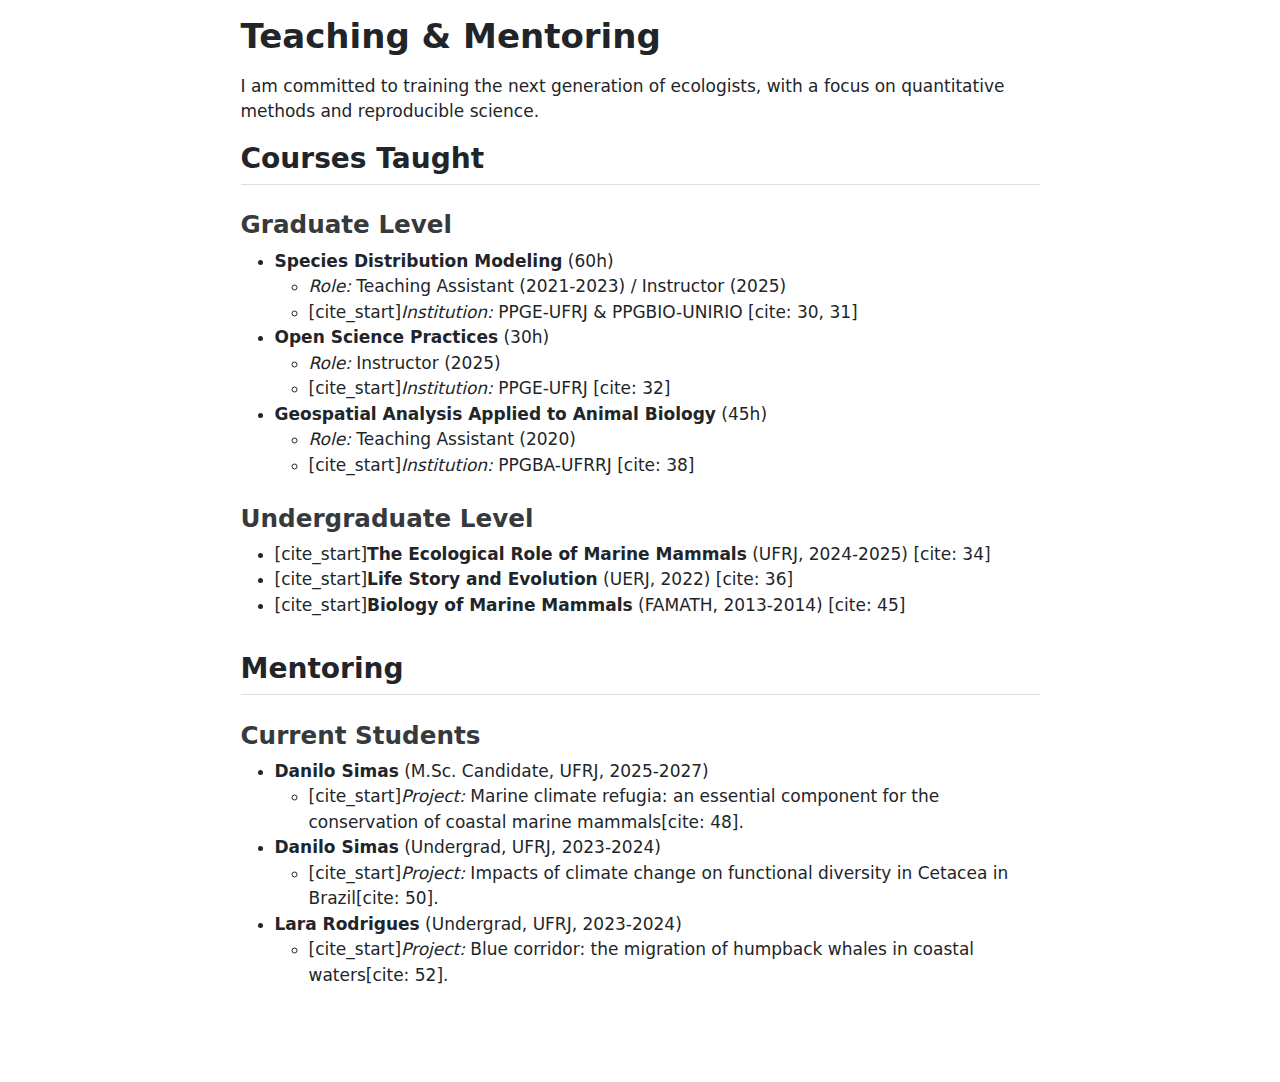
<file: teaching.html>
<!DOCTYPE html>
<html xmlns="http://www.w3.org/1999/xhtml" lang="en" xml:lang="en"><head>

<meta charset="utf-8">
<meta name="generator" content="quarto-1.7.32">

<meta name="viewport" content="width=device-width, initial-scale=1.0, user-scalable=yes">


<title>Teaching &amp; Mentoring</title>
<style>
code{white-space: pre-wrap;}
span.smallcaps{font-variant: small-caps;}
div.columns{display: flex; gap: min(4vw, 1.5em);}
div.column{flex: auto; overflow-x: auto;}
div.hanging-indent{margin-left: 1.5em; text-indent: -1.5em;}
ul.task-list{list-style: none;}
ul.task-list li input[type="checkbox"] {
  width: 0.8em;
  margin: 0 0.8em 0.2em -1em; /* quarto-specific, see https://github.com/quarto-dev/quarto-cli/issues/4556 */ 
  vertical-align: middle;
}
</style>


<script src="teaching_files/libs/clipboard/clipboard.min.js"></script>
<script src="teaching_files/libs/quarto-html/quarto.js" type="module"></script>
<script src="teaching_files/libs/quarto-html/tabsets/tabsets.js" type="module"></script>
<script src="teaching_files/libs/quarto-html/popper.min.js"></script>
<script src="teaching_files/libs/quarto-html/tippy.umd.min.js"></script>
<script src="teaching_files/libs/quarto-html/anchor.min.js"></script>
<link href="teaching_files/libs/quarto-html/tippy.css" rel="stylesheet">
<link href="teaching_files/libs/quarto-html/quarto-syntax-highlighting-37eea08aefeeee20ff55810ff984fec1.css" rel="stylesheet" id="quarto-text-highlighting-styles">
<script src="teaching_files/libs/bootstrap/bootstrap.min.js"></script>
<link href="teaching_files/libs/bootstrap/bootstrap-icons.css" rel="stylesheet">
<link href="teaching_files/libs/bootstrap/bootstrap-bb462d781dde1847d9e3ccf7736099dd.min.css" rel="stylesheet" append-hash="true" id="quarto-bootstrap" data-mode="light">


</head>

<body class="fullcontent quarto-light">

<div id="quarto-content" class="page-columns page-rows-contents page-layout-article">

<main class="content" id="quarto-document-content">

<header id="title-block-header" class="quarto-title-block default">
<div class="quarto-title">
<h1 class="title">Teaching &amp; Mentoring</h1>
</div>



<div class="quarto-title-meta">

    
  
    
  </div>
  


</header>


<p>I am committed to training the next generation of ecologists, with a focus on quantitative methods and reproducible science.</p>
<section id="courses-taught" class="level2">
<h2 class="anchored" data-anchor-id="courses-taught">Courses Taught</h2>
<section id="graduate-level" class="level3">
<h3 class="anchored" data-anchor-id="graduate-level">Graduate Level</h3>
<ul>
<li><strong>Species Distribution Modeling</strong> (60h)
<ul>
<li><em>Role:</em> Teaching Assistant (2021-2023) / Instructor (2025)</li>
<li>[cite_start]<em>Institution:</em> PPGE-UFRJ &amp; PPGBIO-UNIRIO [cite: 30, 31]</li>
</ul></li>
<li><strong>Open Science Practices</strong> (30h)
<ul>
<li><em>Role:</em> Instructor (2025)</li>
<li>[cite_start]<em>Institution:</em> PPGE-UFRJ [cite: 32]</li>
</ul></li>
<li><strong>Geospatial Analysis Applied to Animal Biology</strong> (45h)
<ul>
<li><em>Role:</em> Teaching Assistant (2020)</li>
<li>[cite_start]<em>Institution:</em> PPGBA-UFRRJ [cite: 38]</li>
</ul></li>
</ul>
</section>
<section id="undergraduate-level" class="level3">
<h3 class="anchored" data-anchor-id="undergraduate-level">Undergraduate Level</h3>
<ul>
<li>[cite_start]<strong>The Ecological Role of Marine Mammals</strong> (UFRJ, 2024-2025) [cite: 34]</li>
<li>[cite_start]<strong>Life Story and Evolution</strong> (UERJ, 2022) [cite: 36]</li>
<li>[cite_start]<strong>Biology of Marine Mammals</strong> (FAMATH, 2013-2014) [cite: 45]</li>
</ul>
</section>
</section>
<section id="mentoring" class="level2">
<h2 class="anchored" data-anchor-id="mentoring">Mentoring</h2>
<section id="current-students" class="level3">
<h3 class="anchored" data-anchor-id="current-students">Current Students</h3>
<ul>
<li><strong>Danilo Simas</strong> (M.Sc. Candidate, UFRJ, 2025-2027)
<ul>
<li>[cite_start]<em>Project:</em> Marine climate refugia: an essential component for the conservation of coastal marine mammals[cite: 48].</li>
</ul></li>
<li><strong>Danilo Simas</strong> (Undergrad, UFRJ, 2023-2024)
<ul>
<li>[cite_start]<em>Project:</em> Impacts of climate change on functional diversity in Cetacea in Brazil[cite: 50].</li>
</ul></li>
<li><strong>Lara Rodrigues</strong> (Undergrad, UFRJ, 2023-2024)
<ul>
<li>[cite_start]<em>Project:</em> Blue corridor: the migration of humpback whales in coastal waters[cite: 52].</li>
</ul></li>
</ul>
</section>
</section>

</main>
<!-- /main column -->
<script id="quarto-html-after-body" type="application/javascript">
  window.document.addEventListener("DOMContentLoaded", function (event) {
    const icon = "";
    const anchorJS = new window.AnchorJS();
    anchorJS.options = {
      placement: 'right',
      icon: icon
    };
    anchorJS.add('.anchored');
    const isCodeAnnotation = (el) => {
      for (const clz of el.classList) {
        if (clz.startsWith('code-annotation-')) {                     
          return true;
        }
      }
      return false;
    }
    const onCopySuccess = function(e) {
      // button target
      const button = e.trigger;
      // don't keep focus
      button.blur();
      // flash "checked"
      button.classList.add('code-copy-button-checked');
      var currentTitle = button.getAttribute("title");
      button.setAttribute("title", "Copied!");
      let tooltip;
      if (window.bootstrap) {
        button.setAttribute("data-bs-toggle", "tooltip");
        button.setAttribute("data-bs-placement", "left");
        button.setAttribute("data-bs-title", "Copied!");
        tooltip = new bootstrap.Tooltip(button, 
          { trigger: "manual", 
            customClass: "code-copy-button-tooltip",
            offset: [0, -8]});
        tooltip.show();    
      }
      setTimeout(function() {
        if (tooltip) {
          tooltip.hide();
          button.removeAttribute("data-bs-title");
          button.removeAttribute("data-bs-toggle");
          button.removeAttribute("data-bs-placement");
        }
        button.setAttribute("title", currentTitle);
        button.classList.remove('code-copy-button-checked');
      }, 1000);
      // clear code selection
      e.clearSelection();
    }
    const getTextToCopy = function(trigger) {
        const codeEl = trigger.previousElementSibling.cloneNode(true);
        for (const childEl of codeEl.children) {
          if (isCodeAnnotation(childEl)) {
            childEl.remove();
          }
        }
        return codeEl.innerText;
    }
    const clipboard = new window.ClipboardJS('.code-copy-button:not([data-in-quarto-modal])', {
      text: getTextToCopy
    });
    clipboard.on('success', onCopySuccess);
    if (window.document.getElementById('quarto-embedded-source-code-modal')) {
      const clipboardModal = new window.ClipboardJS('.code-copy-button[data-in-quarto-modal]', {
        text: getTextToCopy,
        container: window.document.getElementById('quarto-embedded-source-code-modal')
      });
      clipboardModal.on('success', onCopySuccess);
    }
      var localhostRegex = new RegExp(/^(?:http|https):\/\/localhost\:?[0-9]*\//);
      var mailtoRegex = new RegExp(/^mailto:/);
        var filterRegex = new RegExp('/' + window.location.host + '/');
      var isInternal = (href) => {
          return filterRegex.test(href) || localhostRegex.test(href) || mailtoRegex.test(href);
      }
      // Inspect non-navigation links and adorn them if external
     var links = window.document.querySelectorAll('a[href]:not(.nav-link):not(.navbar-brand):not(.toc-action):not(.sidebar-link):not(.sidebar-item-toggle):not(.pagination-link):not(.no-external):not([aria-hidden]):not(.dropdown-item):not(.quarto-navigation-tool):not(.about-link)');
      for (var i=0; i<links.length; i++) {
        const link = links[i];
        if (!isInternal(link.href)) {
          // undo the damage that might have been done by quarto-nav.js in the case of
          // links that we want to consider external
          if (link.dataset.originalHref !== undefined) {
            link.href = link.dataset.originalHref;
          }
        }
      }
    function tippyHover(el, contentFn, onTriggerFn, onUntriggerFn) {
      const config = {
        allowHTML: true,
        maxWidth: 500,
        delay: 100,
        arrow: false,
        appendTo: function(el) {
            return el.parentElement;
        },
        interactive: true,
        interactiveBorder: 10,
        theme: 'quarto',
        placement: 'bottom-start',
      };
      if (contentFn) {
        config.content = contentFn;
      }
      if (onTriggerFn) {
        config.onTrigger = onTriggerFn;
      }
      if (onUntriggerFn) {
        config.onUntrigger = onUntriggerFn;
      }
      window.tippy(el, config); 
    }
    const noterefs = window.document.querySelectorAll('a[role="doc-noteref"]');
    for (var i=0; i<noterefs.length; i++) {
      const ref = noterefs[i];
      tippyHover(ref, function() {
        // use id or data attribute instead here
        let href = ref.getAttribute('data-footnote-href') || ref.getAttribute('href');
        try { href = new URL(href).hash; } catch {}
        const id = href.replace(/^#\/?/, "");
        const note = window.document.getElementById(id);
        if (note) {
          return note.innerHTML;
        } else {
          return "";
        }
      });
    }
    const xrefs = window.document.querySelectorAll('a.quarto-xref');
    const processXRef = (id, note) => {
      // Strip column container classes
      const stripColumnClz = (el) => {
        el.classList.remove("page-full", "page-columns");
        if (el.children) {
          for (const child of el.children) {
            stripColumnClz(child);
          }
        }
      }
      stripColumnClz(note)
      if (id === null || id.startsWith('sec-')) {
        // Special case sections, only their first couple elements
        const container = document.createElement("div");
        if (note.children && note.children.length > 2) {
          container.appendChild(note.children[0].cloneNode(true));
          for (let i = 1; i < note.children.length; i++) {
            const child = note.children[i];
            if (child.tagName === "P" && child.innerText === "") {
              continue;
            } else {
              container.appendChild(child.cloneNode(true));
              break;
            }
          }
          if (window.Quarto?.typesetMath) {
            window.Quarto.typesetMath(container);
          }
          return container.innerHTML
        } else {
          if (window.Quarto?.typesetMath) {
            window.Quarto.typesetMath(note);
          }
          return note.innerHTML;
        }
      } else {
        // Remove any anchor links if they are present
        const anchorLink = note.querySelector('a.anchorjs-link');
        if (anchorLink) {
          anchorLink.remove();
        }
        if (window.Quarto?.typesetMath) {
          window.Quarto.typesetMath(note);
        }
        if (note.classList.contains("callout")) {
          return note.outerHTML;
        } else {
          return note.innerHTML;
        }
      }
    }
    for (var i=0; i<xrefs.length; i++) {
      const xref = xrefs[i];
      tippyHover(xref, undefined, function(instance) {
        instance.disable();
        let url = xref.getAttribute('href');
        let hash = undefined; 
        if (url.startsWith('#')) {
          hash = url;
        } else {
          try { hash = new URL(url).hash; } catch {}
        }
        if (hash) {
          const id = hash.replace(/^#\/?/, "");
          const note = window.document.getElementById(id);
          if (note !== null) {
            try {
              const html = processXRef(id, note.cloneNode(true));
              instance.setContent(html);
            } finally {
              instance.enable();
              instance.show();
            }
          } else {
            // See if we can fetch this
            fetch(url.split('#')[0])
            .then(res => res.text())
            .then(html => {
              const parser = new DOMParser();
              const htmlDoc = parser.parseFromString(html, "text/html");
              const note = htmlDoc.getElementById(id);
              if (note !== null) {
                const html = processXRef(id, note);
                instance.setContent(html);
              } 
            }).finally(() => {
              instance.enable();
              instance.show();
            });
          }
        } else {
          // See if we can fetch a full url (with no hash to target)
          // This is a special case and we should probably do some content thinning / targeting
          fetch(url)
          .then(res => res.text())
          .then(html => {
            const parser = new DOMParser();
            const htmlDoc = parser.parseFromString(html, "text/html");
            const note = htmlDoc.querySelector('main.content');
            if (note !== null) {
              // This should only happen for chapter cross references
              // (since there is no id in the URL)
              // remove the first header
              if (note.children.length > 0 && note.children[0].tagName === "HEADER") {
                note.children[0].remove();
              }
              const html = processXRef(null, note);
              instance.setContent(html);
            } 
          }).finally(() => {
            instance.enable();
            instance.show();
          });
        }
      }, function(instance) {
      });
    }
        let selectedAnnoteEl;
        const selectorForAnnotation = ( cell, annotation) => {
          let cellAttr = 'data-code-cell="' + cell + '"';
          let lineAttr = 'data-code-annotation="' +  annotation + '"';
          const selector = 'span[' + cellAttr + '][' + lineAttr + ']';
          return selector;
        }
        const selectCodeLines = (annoteEl) => {
          const doc = window.document;
          const targetCell = annoteEl.getAttribute("data-target-cell");
          const targetAnnotation = annoteEl.getAttribute("data-target-annotation");
          const annoteSpan = window.document.querySelector(selectorForAnnotation(targetCell, targetAnnotation));
          const lines = annoteSpan.getAttribute("data-code-lines").split(",");
          const lineIds = lines.map((line) => {
            return targetCell + "-" + line;
          })
          let top = null;
          let height = null;
          let parent = null;
          if (lineIds.length > 0) {
              //compute the position of the single el (top and bottom and make a div)
              const el = window.document.getElementById(lineIds[0]);
              top = el.offsetTop;
              height = el.offsetHeight;
              parent = el.parentElement.parentElement;
            if (lineIds.length > 1) {
              const lastEl = window.document.getElementById(lineIds[lineIds.length - 1]);
              const bottom = lastEl.offsetTop + lastEl.offsetHeight;
              height = bottom - top;
            }
            if (top !== null && height !== null && parent !== null) {
              // cook up a div (if necessary) and position it 
              let div = window.document.getElementById("code-annotation-line-highlight");
              if (div === null) {
                div = window.document.createElement("div");
                div.setAttribute("id", "code-annotation-line-highlight");
                div.style.position = 'absolute';
                parent.appendChild(div);
              }
              div.style.top = top - 2 + "px";
              div.style.height = height + 4 + "px";
              div.style.left = 0;
              let gutterDiv = window.document.getElementById("code-annotation-line-highlight-gutter");
              if (gutterDiv === null) {
                gutterDiv = window.document.createElement("div");
                gutterDiv.setAttribute("id", "code-annotation-line-highlight-gutter");
                gutterDiv.style.position = 'absolute';
                const codeCell = window.document.getElementById(targetCell);
                const gutter = codeCell.querySelector('.code-annotation-gutter');
                gutter.appendChild(gutterDiv);
              }
              gutterDiv.style.top = top - 2 + "px";
              gutterDiv.style.height = height + 4 + "px";
            }
            selectedAnnoteEl = annoteEl;
          }
        };
        const unselectCodeLines = () => {
          const elementsIds = ["code-annotation-line-highlight", "code-annotation-line-highlight-gutter"];
          elementsIds.forEach((elId) => {
            const div = window.document.getElementById(elId);
            if (div) {
              div.remove();
            }
          });
          selectedAnnoteEl = undefined;
        };
          // Handle positioning of the toggle
      window.addEventListener(
        "resize",
        throttle(() => {
          elRect = undefined;
          if (selectedAnnoteEl) {
            selectCodeLines(selectedAnnoteEl);
          }
        }, 10)
      );
      function throttle(fn, ms) {
      let throttle = false;
      let timer;
        return (...args) => {
          if(!throttle) { // first call gets through
              fn.apply(this, args);
              throttle = true;
          } else { // all the others get throttled
              if(timer) clearTimeout(timer); // cancel #2
              timer = setTimeout(() => {
                fn.apply(this, args);
                timer = throttle = false;
              }, ms);
          }
        };
      }
        // Attach click handler to the DT
        const annoteDls = window.document.querySelectorAll('dt[data-target-cell]');
        for (const annoteDlNode of annoteDls) {
          annoteDlNode.addEventListener('click', (event) => {
            const clickedEl = event.target;
            if (clickedEl !== selectedAnnoteEl) {
              unselectCodeLines();
              const activeEl = window.document.querySelector('dt[data-target-cell].code-annotation-active');
              if (activeEl) {
                activeEl.classList.remove('code-annotation-active');
              }
              selectCodeLines(clickedEl);
              clickedEl.classList.add('code-annotation-active');
            } else {
              // Unselect the line
              unselectCodeLines();
              clickedEl.classList.remove('code-annotation-active');
            }
          });
        }
    const findCites = (el) => {
      const parentEl = el.parentElement;
      if (parentEl) {
        const cites = parentEl.dataset.cites;
        if (cites) {
          return {
            el,
            cites: cites.split(' ')
          };
        } else {
          return findCites(el.parentElement)
        }
      } else {
        return undefined;
      }
    };
    var bibliorefs = window.document.querySelectorAll('a[role="doc-biblioref"]');
    for (var i=0; i<bibliorefs.length; i++) {
      const ref = bibliorefs[i];
      const citeInfo = findCites(ref);
      if (citeInfo) {
        tippyHover(citeInfo.el, function() {
          var popup = window.document.createElement('div');
          citeInfo.cites.forEach(function(cite) {
            var citeDiv = window.document.createElement('div');
            citeDiv.classList.add('hanging-indent');
            citeDiv.classList.add('csl-entry');
            var biblioDiv = window.document.getElementById('ref-' + cite);
            if (biblioDiv) {
              citeDiv.innerHTML = biblioDiv.innerHTML;
            }
            popup.appendChild(citeDiv);
          });
          return popup.innerHTML;
        });
      }
    }
  });
  </script>
</div> <!-- /content -->




</body></html>
</file>
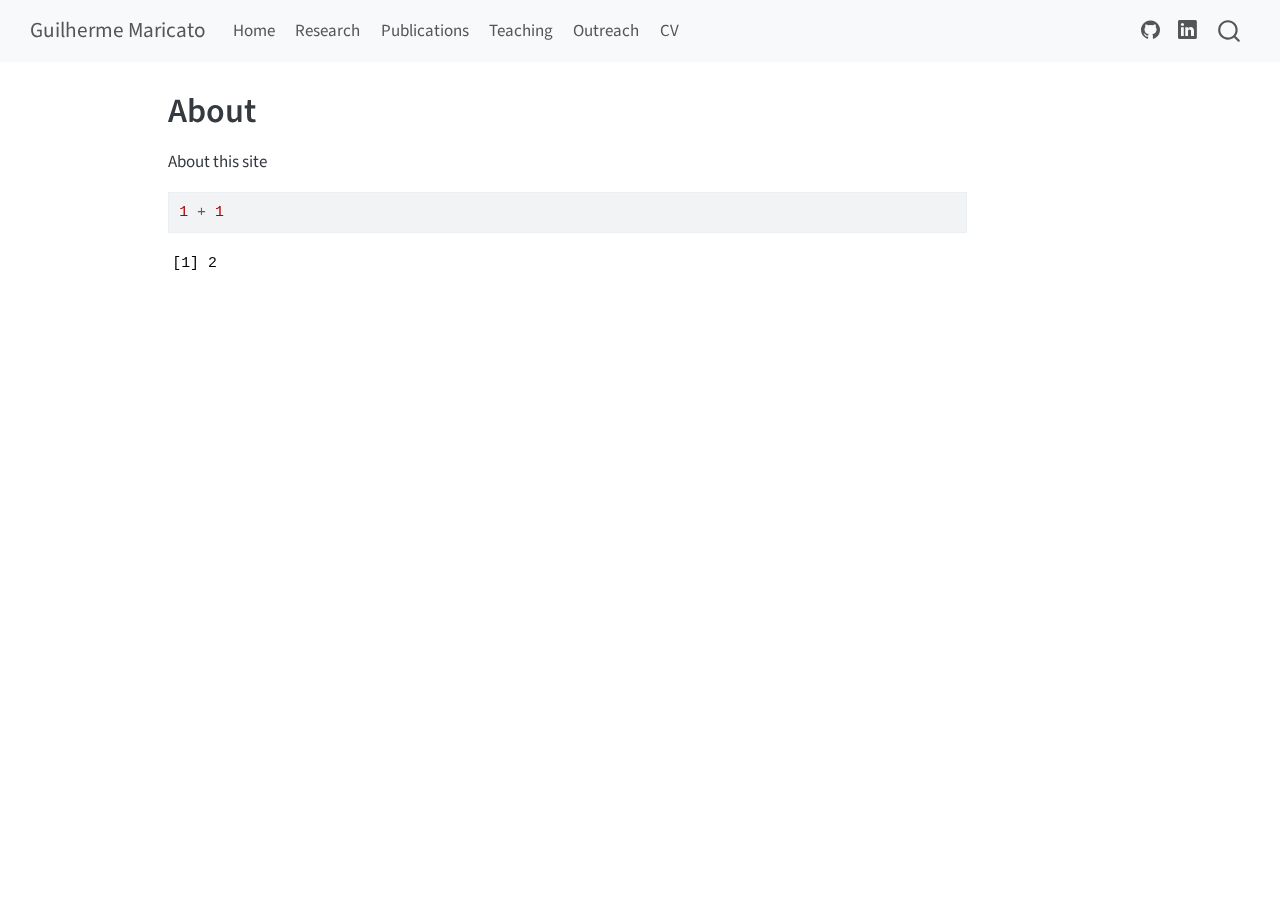
<file: docs/about.html>
<!DOCTYPE html>
<html xmlns="http://www.w3.org/1999/xhtml" lang="en" xml:lang="en"><head>

<meta charset="utf-8">
<meta name="generator" content="quarto-1.7.32">

<meta name="viewport" content="width=device-width, initial-scale=1.0, user-scalable=yes">


<title>About – Guilherme Maricato</title>
<style>
code{white-space: pre-wrap;}
span.smallcaps{font-variant: small-caps;}
div.columns{display: flex; gap: min(4vw, 1.5em);}
div.column{flex: auto; overflow-x: auto;}
div.hanging-indent{margin-left: 1.5em; text-indent: -1.5em;}
ul.task-list{list-style: none;}
ul.task-list li input[type="checkbox"] {
  width: 0.8em;
  margin: 0 0.8em 0.2em -1em; /* quarto-specific, see https://github.com/quarto-dev/quarto-cli/issues/4556 */ 
  vertical-align: middle;
}
/* CSS for syntax highlighting */
html { -webkit-text-size-adjust: 100%; }
pre > code.sourceCode { white-space: pre; position: relative; }
pre > code.sourceCode > span { display: inline-block; line-height: 1.25; }
pre > code.sourceCode > span:empty { height: 1.2em; }
.sourceCode { overflow: visible; }
code.sourceCode > span { color: inherit; text-decoration: inherit; }
div.sourceCode { margin: 1em 0; }
pre.sourceCode { margin: 0; }
@media screen {
div.sourceCode { overflow: auto; }
}
@media print {
pre > code.sourceCode { white-space: pre-wrap; }
pre > code.sourceCode > span { text-indent: -5em; padding-left: 5em; }
}
pre.numberSource code
  { counter-reset: source-line 0; }
pre.numberSource code > span
  { position: relative; left: -4em; counter-increment: source-line; }
pre.numberSource code > span > a:first-child::before
  { content: counter(source-line);
    position: relative; left: -1em; text-align: right; vertical-align: baseline;
    border: none; display: inline-block;
    -webkit-touch-callout: none; -webkit-user-select: none;
    -khtml-user-select: none; -moz-user-select: none;
    -ms-user-select: none; user-select: none;
    padding: 0 4px; width: 4em;
  }
pre.numberSource { margin-left: 3em;  padding-left: 4px; }
div.sourceCode
  {   }
@media screen {
pre > code.sourceCode > span > a:first-child::before { text-decoration: underline; }
}
</style>


<script src="site_libs/quarto-nav/quarto-nav.js"></script>
<script src="site_libs/quarto-nav/headroom.min.js"></script>
<script src="site_libs/clipboard/clipboard.min.js"></script>
<script src="site_libs/quarto-search/autocomplete.umd.js"></script>
<script src="site_libs/quarto-search/fuse.min.js"></script>
<script src="site_libs/quarto-search/quarto-search.js"></script>
<meta name="quarto:offset" content="./">
<script src="site_libs/quarto-html/quarto.js" type="module"></script>
<script src="site_libs/quarto-html/tabsets/tabsets.js" type="module"></script>
<script src="site_libs/quarto-html/popper.min.js"></script>
<script src="site_libs/quarto-html/tippy.umd.min.js"></script>
<script src="site_libs/quarto-html/anchor.min.js"></script>
<link href="site_libs/quarto-html/tippy.css" rel="stylesheet">
<link href="site_libs/quarto-html/quarto-syntax-highlighting-37eea08aefeeee20ff55810ff984fec1.css" rel="stylesheet" id="quarto-text-highlighting-styles">
<script src="site_libs/bootstrap/bootstrap.min.js"></script>
<link href="site_libs/bootstrap/bootstrap-icons.css" rel="stylesheet">
<link href="site_libs/bootstrap/bootstrap-dfb324f25d9b1687192fa8be62ac8f9c.min.css" rel="stylesheet" append-hash="true" id="quarto-bootstrap" data-mode="light">
<script id="quarto-search-options" type="application/json">{
  "location": "navbar",
  "copy-button": false,
  "collapse-after": 3,
  "panel-placement": "end",
  "type": "overlay",
  "limit": 50,
  "keyboard-shortcut": [
    "f",
    "/",
    "s"
  ],
  "show-item-context": false,
  "language": {
    "search-no-results-text": "No results",
    "search-matching-documents-text": "matching documents",
    "search-copy-link-title": "Copy link to search",
    "search-hide-matches-text": "Hide additional matches",
    "search-more-match-text": "more match in this document",
    "search-more-matches-text": "more matches in this document",
    "search-clear-button-title": "Clear",
    "search-text-placeholder": "",
    "search-detached-cancel-button-title": "Cancel",
    "search-submit-button-title": "Submit",
    "search-label": "Search"
  }
}</script>


<link rel="stylesheet" href="styles.css">
</head>

<body class="nav-fixed quarto-light">

<div id="quarto-search-results"></div>
  <header id="quarto-header" class="headroom fixed-top">
    <nav class="navbar navbar-expand-lg " data-bs-theme="dark">
      <div class="navbar-container container-fluid">
      <div class="navbar-brand-container mx-auto">
    <a class="navbar-brand" href="./index.html">
    <span class="navbar-title">Guilherme Maricato</span>
    </a>
  </div>
            <div id="quarto-search" class="" title="Search"></div>
          <button class="navbar-toggler" type="button" data-bs-toggle="collapse" data-bs-target="#navbarCollapse" aria-controls="navbarCollapse" role="menu" aria-expanded="false" aria-label="Toggle navigation" onclick="if (window.quartoToggleHeadroom) { window.quartoToggleHeadroom(); }">
  <span class="navbar-toggler-icon"></span>
</button>
          <div class="collapse navbar-collapse" id="navbarCollapse">
            <ul class="navbar-nav navbar-nav-scroll me-auto">
  <li class="nav-item">
    <a class="nav-link" href="./index.html"> 
<span class="menu-text">Home</span></a>
  </li>  
  <li class="nav-item">
    <a class="nav-link" href="./research.html"> 
<span class="menu-text">Research</span></a>
  </li>  
  <li class="nav-item">
    <a class="nav-link" href="./publications.html"> 
<span class="menu-text">Publications</span></a>
  </li>  
  <li class="nav-item">
    <a class="nav-link" href="./teaching.html"> 
<span class="menu-text">Teaching</span></a>
  </li>  
  <li class="nav-item">
    <a class="nav-link" href="./outreach.html"> 
<span class="menu-text">Outreach</span></a>
  </li>  
  <li class="nav-item">
    <a class="nav-link" href="./attachments/cv.pdf"> 
<span class="menu-text">CV</span></a>
  </li>  
</ul>
            <ul class="navbar-nav navbar-nav-scroll ms-auto">
  <li class="nav-item compact">
    <a class="nav-link" href="https://github.com/guimaricato"> <i class="bi bi-github" role="img">
</i> 
<span class="menu-text"></span></a>
  </li>  
  <li class="nav-item compact">
    <a class="nav-link" href="https://www.linkedin.com/in/guilherme.maricato"> <i class="bi bi-linkedin" role="img">
</i> 
<span class="menu-text"></span></a>
  </li>  
</ul>
          </div> <!-- /navcollapse -->
            <div class="quarto-navbar-tools">
</div>
      </div> <!-- /container-fluid -->
    </nav>
</header>
<!-- content -->
<div id="quarto-content" class="quarto-container page-columns page-rows-contents page-layout-article page-navbar">
<!-- sidebar -->
<!-- margin-sidebar -->
    <div id="quarto-margin-sidebar" class="sidebar margin-sidebar zindex-bottom">
        
    </div>
<!-- main -->
<main class="content" id="quarto-document-content">

<header id="title-block-header" class="quarto-title-block default">
<div class="quarto-title">
<h1 class="title">About</h1>
</div>



<div class="quarto-title-meta">

    
  
    
  </div>
  


</header>


<p>About this site</p>
<div class="cell">
<div class="sourceCode cell-code" id="cb1"><pre class="sourceCode r code-with-copy"><code class="sourceCode r"><span id="cb1-1"><a href="#cb1-1" aria-hidden="true" tabindex="-1"></a><span class="dv">1</span> <span class="sc">+</span> <span class="dv">1</span></span></code><button title="Copy to Clipboard" class="code-copy-button"><i class="bi"></i></button></pre></div>
<div class="cell-output cell-output-stdout">
<pre><code>[1] 2</code></pre>
</div>
</div>



</main> <!-- /main -->
<script id="quarto-html-after-body" type="application/javascript">
  window.document.addEventListener("DOMContentLoaded", function (event) {
    const icon = "";
    const anchorJS = new window.AnchorJS();
    anchorJS.options = {
      placement: 'right',
      icon: icon
    };
    anchorJS.add('.anchored');
    const isCodeAnnotation = (el) => {
      for (const clz of el.classList) {
        if (clz.startsWith('code-annotation-')) {                     
          return true;
        }
      }
      return false;
    }
    const onCopySuccess = function(e) {
      // button target
      const button = e.trigger;
      // don't keep focus
      button.blur();
      // flash "checked"
      button.classList.add('code-copy-button-checked');
      var currentTitle = button.getAttribute("title");
      button.setAttribute("title", "Copied!");
      let tooltip;
      if (window.bootstrap) {
        button.setAttribute("data-bs-toggle", "tooltip");
        button.setAttribute("data-bs-placement", "left");
        button.setAttribute("data-bs-title", "Copied!");
        tooltip = new bootstrap.Tooltip(button, 
          { trigger: "manual", 
            customClass: "code-copy-button-tooltip",
            offset: [0, -8]});
        tooltip.show();    
      }
      setTimeout(function() {
        if (tooltip) {
          tooltip.hide();
          button.removeAttribute("data-bs-title");
          button.removeAttribute("data-bs-toggle");
          button.removeAttribute("data-bs-placement");
        }
        button.setAttribute("title", currentTitle);
        button.classList.remove('code-copy-button-checked');
      }, 1000);
      // clear code selection
      e.clearSelection();
    }
    const getTextToCopy = function(trigger) {
        const codeEl = trigger.previousElementSibling.cloneNode(true);
        for (const childEl of codeEl.children) {
          if (isCodeAnnotation(childEl)) {
            childEl.remove();
          }
        }
        return codeEl.innerText;
    }
    const clipboard = new window.ClipboardJS('.code-copy-button:not([data-in-quarto-modal])', {
      text: getTextToCopy
    });
    clipboard.on('success', onCopySuccess);
    if (window.document.getElementById('quarto-embedded-source-code-modal')) {
      const clipboardModal = new window.ClipboardJS('.code-copy-button[data-in-quarto-modal]', {
        text: getTextToCopy,
        container: window.document.getElementById('quarto-embedded-source-code-modal')
      });
      clipboardModal.on('success', onCopySuccess);
    }
      var localhostRegex = new RegExp(/^(?:http|https):\/\/localhost\:?[0-9]*\//);
      var mailtoRegex = new RegExp(/^mailto:/);
        var filterRegex = new RegExp('/' + window.location.host + '/');
      var isInternal = (href) => {
          return filterRegex.test(href) || localhostRegex.test(href) || mailtoRegex.test(href);
      }
      // Inspect non-navigation links and adorn them if external
     var links = window.document.querySelectorAll('a[href]:not(.nav-link):not(.navbar-brand):not(.toc-action):not(.sidebar-link):not(.sidebar-item-toggle):not(.pagination-link):not(.no-external):not([aria-hidden]):not(.dropdown-item):not(.quarto-navigation-tool):not(.about-link)');
      for (var i=0; i<links.length; i++) {
        const link = links[i];
        if (!isInternal(link.href)) {
          // undo the damage that might have been done by quarto-nav.js in the case of
          // links that we want to consider external
          if (link.dataset.originalHref !== undefined) {
            link.href = link.dataset.originalHref;
          }
        }
      }
    function tippyHover(el, contentFn, onTriggerFn, onUntriggerFn) {
      const config = {
        allowHTML: true,
        maxWidth: 500,
        delay: 100,
        arrow: false,
        appendTo: function(el) {
            return el.parentElement;
        },
        interactive: true,
        interactiveBorder: 10,
        theme: 'quarto',
        placement: 'bottom-start',
      };
      if (contentFn) {
        config.content = contentFn;
      }
      if (onTriggerFn) {
        config.onTrigger = onTriggerFn;
      }
      if (onUntriggerFn) {
        config.onUntrigger = onUntriggerFn;
      }
      window.tippy(el, config); 
    }
    const noterefs = window.document.querySelectorAll('a[role="doc-noteref"]');
    for (var i=0; i<noterefs.length; i++) {
      const ref = noterefs[i];
      tippyHover(ref, function() {
        // use id or data attribute instead here
        let href = ref.getAttribute('data-footnote-href') || ref.getAttribute('href');
        try { href = new URL(href).hash; } catch {}
        const id = href.replace(/^#\/?/, "");
        const note = window.document.getElementById(id);
        if (note) {
          return note.innerHTML;
        } else {
          return "";
        }
      });
    }
    const xrefs = window.document.querySelectorAll('a.quarto-xref');
    const processXRef = (id, note) => {
      // Strip column container classes
      const stripColumnClz = (el) => {
        el.classList.remove("page-full", "page-columns");
        if (el.children) {
          for (const child of el.children) {
            stripColumnClz(child);
          }
        }
      }
      stripColumnClz(note)
      if (id === null || id.startsWith('sec-')) {
        // Special case sections, only their first couple elements
        const container = document.createElement("div");
        if (note.children && note.children.length > 2) {
          container.appendChild(note.children[0].cloneNode(true));
          for (let i = 1; i < note.children.length; i++) {
            const child = note.children[i];
            if (child.tagName === "P" && child.innerText === "") {
              continue;
            } else {
              container.appendChild(child.cloneNode(true));
              break;
            }
          }
          if (window.Quarto?.typesetMath) {
            window.Quarto.typesetMath(container);
          }
          return container.innerHTML
        } else {
          if (window.Quarto?.typesetMath) {
            window.Quarto.typesetMath(note);
          }
          return note.innerHTML;
        }
      } else {
        // Remove any anchor links if they are present
        const anchorLink = note.querySelector('a.anchorjs-link');
        if (anchorLink) {
          anchorLink.remove();
        }
        if (window.Quarto?.typesetMath) {
          window.Quarto.typesetMath(note);
        }
        if (note.classList.contains("callout")) {
          return note.outerHTML;
        } else {
          return note.innerHTML;
        }
      }
    }
    for (var i=0; i<xrefs.length; i++) {
      const xref = xrefs[i];
      tippyHover(xref, undefined, function(instance) {
        instance.disable();
        let url = xref.getAttribute('href');
        let hash = undefined; 
        if (url.startsWith('#')) {
          hash = url;
        } else {
          try { hash = new URL(url).hash; } catch {}
        }
        if (hash) {
          const id = hash.replace(/^#\/?/, "");
          const note = window.document.getElementById(id);
          if (note !== null) {
            try {
              const html = processXRef(id, note.cloneNode(true));
              instance.setContent(html);
            } finally {
              instance.enable();
              instance.show();
            }
          } else {
            // See if we can fetch this
            fetch(url.split('#')[0])
            .then(res => res.text())
            .then(html => {
              const parser = new DOMParser();
              const htmlDoc = parser.parseFromString(html, "text/html");
              const note = htmlDoc.getElementById(id);
              if (note !== null) {
                const html = processXRef(id, note);
                instance.setContent(html);
              } 
            }).finally(() => {
              instance.enable();
              instance.show();
            });
          }
        } else {
          // See if we can fetch a full url (with no hash to target)
          // This is a special case and we should probably do some content thinning / targeting
          fetch(url)
          .then(res => res.text())
          .then(html => {
            const parser = new DOMParser();
            const htmlDoc = parser.parseFromString(html, "text/html");
            const note = htmlDoc.querySelector('main.content');
            if (note !== null) {
              // This should only happen for chapter cross references
              // (since there is no id in the URL)
              // remove the first header
              if (note.children.length > 0 && note.children[0].tagName === "HEADER") {
                note.children[0].remove();
              }
              const html = processXRef(null, note);
              instance.setContent(html);
            } 
          }).finally(() => {
            instance.enable();
            instance.show();
          });
        }
      }, function(instance) {
      });
    }
        let selectedAnnoteEl;
        const selectorForAnnotation = ( cell, annotation) => {
          let cellAttr = 'data-code-cell="' + cell + '"';
          let lineAttr = 'data-code-annotation="' +  annotation + '"';
          const selector = 'span[' + cellAttr + '][' + lineAttr + ']';
          return selector;
        }
        const selectCodeLines = (annoteEl) => {
          const doc = window.document;
          const targetCell = annoteEl.getAttribute("data-target-cell");
          const targetAnnotation = annoteEl.getAttribute("data-target-annotation");
          const annoteSpan = window.document.querySelector(selectorForAnnotation(targetCell, targetAnnotation));
          const lines = annoteSpan.getAttribute("data-code-lines").split(",");
          const lineIds = lines.map((line) => {
            return targetCell + "-" + line;
          })
          let top = null;
          let height = null;
          let parent = null;
          if (lineIds.length > 0) {
              //compute the position of the single el (top and bottom and make a div)
              const el = window.document.getElementById(lineIds[0]);
              top = el.offsetTop;
              height = el.offsetHeight;
              parent = el.parentElement.parentElement;
            if (lineIds.length > 1) {
              const lastEl = window.document.getElementById(lineIds[lineIds.length - 1]);
              const bottom = lastEl.offsetTop + lastEl.offsetHeight;
              height = bottom - top;
            }
            if (top !== null && height !== null && parent !== null) {
              // cook up a div (if necessary) and position it 
              let div = window.document.getElementById("code-annotation-line-highlight");
              if (div === null) {
                div = window.document.createElement("div");
                div.setAttribute("id", "code-annotation-line-highlight");
                div.style.position = 'absolute';
                parent.appendChild(div);
              }
              div.style.top = top - 2 + "px";
              div.style.height = height + 4 + "px";
              div.style.left = 0;
              let gutterDiv = window.document.getElementById("code-annotation-line-highlight-gutter");
              if (gutterDiv === null) {
                gutterDiv = window.document.createElement("div");
                gutterDiv.setAttribute("id", "code-annotation-line-highlight-gutter");
                gutterDiv.style.position = 'absolute';
                const codeCell = window.document.getElementById(targetCell);
                const gutter = codeCell.querySelector('.code-annotation-gutter');
                gutter.appendChild(gutterDiv);
              }
              gutterDiv.style.top = top - 2 + "px";
              gutterDiv.style.height = height + 4 + "px";
            }
            selectedAnnoteEl = annoteEl;
          }
        };
        const unselectCodeLines = () => {
          const elementsIds = ["code-annotation-line-highlight", "code-annotation-line-highlight-gutter"];
          elementsIds.forEach((elId) => {
            const div = window.document.getElementById(elId);
            if (div) {
              div.remove();
            }
          });
          selectedAnnoteEl = undefined;
        };
          // Handle positioning of the toggle
      window.addEventListener(
        "resize",
        throttle(() => {
          elRect = undefined;
          if (selectedAnnoteEl) {
            selectCodeLines(selectedAnnoteEl);
          }
        }, 10)
      );
      function throttle(fn, ms) {
      let throttle = false;
      let timer;
        return (...args) => {
          if(!throttle) { // first call gets through
              fn.apply(this, args);
              throttle = true;
          } else { // all the others get throttled
              if(timer) clearTimeout(timer); // cancel #2
              timer = setTimeout(() => {
                fn.apply(this, args);
                timer = throttle = false;
              }, ms);
          }
        };
      }
        // Attach click handler to the DT
        const annoteDls = window.document.querySelectorAll('dt[data-target-cell]');
        for (const annoteDlNode of annoteDls) {
          annoteDlNode.addEventListener('click', (event) => {
            const clickedEl = event.target;
            if (clickedEl !== selectedAnnoteEl) {
              unselectCodeLines();
              const activeEl = window.document.querySelector('dt[data-target-cell].code-annotation-active');
              if (activeEl) {
                activeEl.classList.remove('code-annotation-active');
              }
              selectCodeLines(clickedEl);
              clickedEl.classList.add('code-annotation-active');
            } else {
              // Unselect the line
              unselectCodeLines();
              clickedEl.classList.remove('code-annotation-active');
            }
          });
        }
    const findCites = (el) => {
      const parentEl = el.parentElement;
      if (parentEl) {
        const cites = parentEl.dataset.cites;
        if (cites) {
          return {
            el,
            cites: cites.split(' ')
          };
        } else {
          return findCites(el.parentElement)
        }
      } else {
        return undefined;
      }
    };
    var bibliorefs = window.document.querySelectorAll('a[role="doc-biblioref"]');
    for (var i=0; i<bibliorefs.length; i++) {
      const ref = bibliorefs[i];
      const citeInfo = findCites(ref);
      if (citeInfo) {
        tippyHover(citeInfo.el, function() {
          var popup = window.document.createElement('div');
          citeInfo.cites.forEach(function(cite) {
            var citeDiv = window.document.createElement('div');
            citeDiv.classList.add('hanging-indent');
            citeDiv.classList.add('csl-entry');
            var biblioDiv = window.document.getElementById('ref-' + cite);
            if (biblioDiv) {
              citeDiv.innerHTML = biblioDiv.innerHTML;
            }
            popup.appendChild(citeDiv);
          });
          return popup.innerHTML;
        });
      }
    }
  });
  </script>
</div> <!-- /content -->




</body></html>
</file>
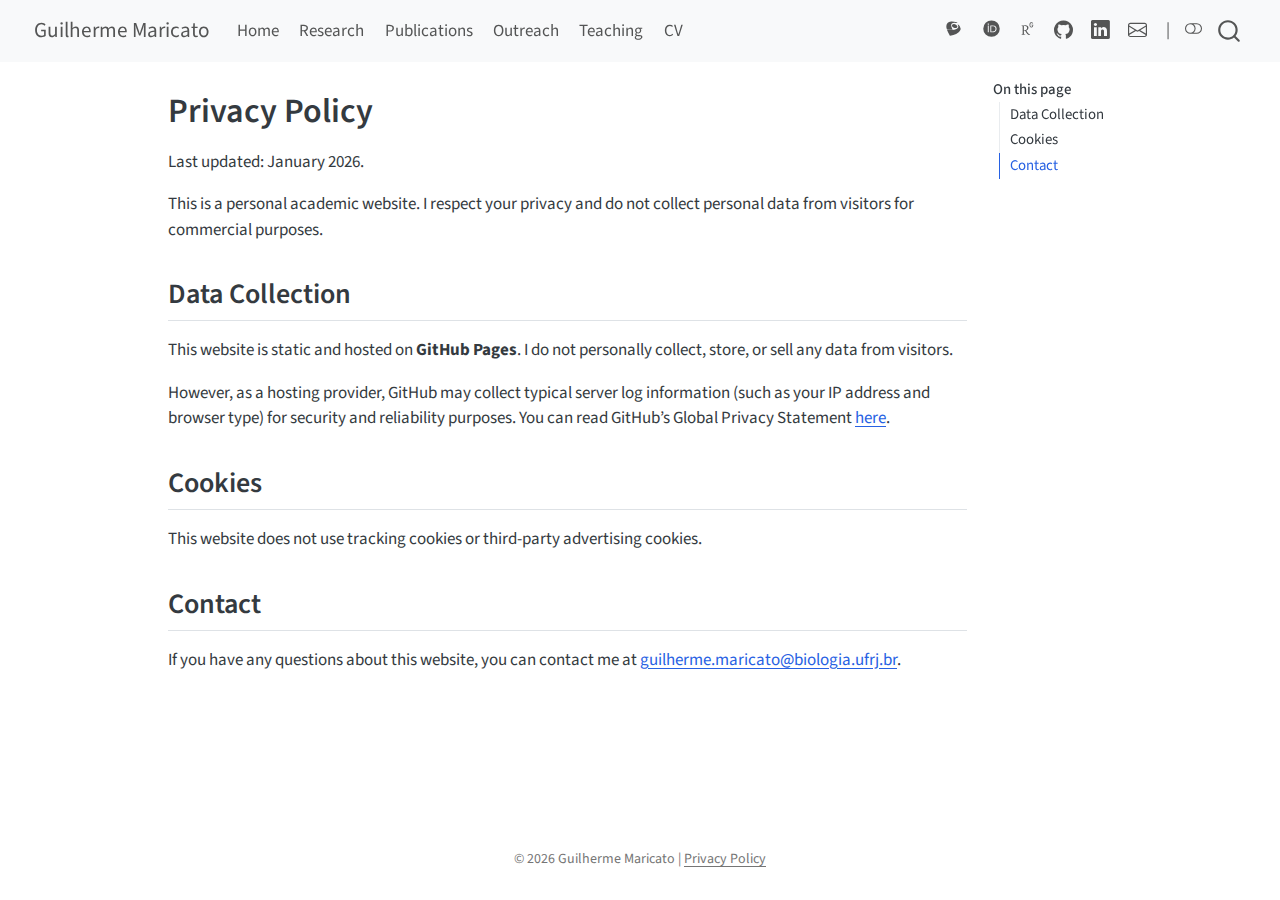
<file: docs/privacy.html>
<!DOCTYPE html>
<html xmlns="http://www.w3.org/1999/xhtml" lang="en" xml:lang="en"><head>

<meta charset="utf-8">
<meta name="generator" content="quarto-1.8.25">

<meta name="viewport" content="width=device-width, initial-scale=1.0, user-scalable=yes">


<title>Privacy Policy – Guilherme Maricato</title>
<style>
code{white-space: pre-wrap;}
span.smallcaps{font-variant: small-caps;}
div.columns{display: flex; gap: min(4vw, 1.5em);}
div.column{flex: auto; overflow-x: auto;}
div.hanging-indent{margin-left: 1.5em; text-indent: -1.5em;}
ul.task-list{list-style: none;}
ul.task-list li input[type="checkbox"] {
  width: 0.8em;
  margin: 0 0.8em 0.2em -1em; /* quarto-specific, see https://github.com/quarto-dev/quarto-cli/issues/4556 */ 
  vertical-align: middle;
}
</style>


<script src="site_libs/quarto-nav/quarto-nav.js"></script>
<script src="site_libs/quarto-nav/headroom.min.js"></script>
<script src="site_libs/clipboard/clipboard.min.js"></script>
<script src="site_libs/quarto-search/autocomplete.umd.js"></script>
<script src="site_libs/quarto-search/fuse.min.js"></script>
<script src="site_libs/quarto-search/quarto-search.js"></script>
<meta name="quarto:offset" content="./">
<link href="./attachments/logo.png" rel="icon" type="image/png">
<script src="site_libs/quarto-html/quarto.js" type="module"></script>
<script src="site_libs/quarto-html/tabsets/tabsets.js" type="module"></script>
<script src="site_libs/quarto-html/axe/axe-check.js" type="module"></script>
<script src="site_libs/quarto-html/popper.min.js"></script>
<script src="site_libs/quarto-html/tippy.umd.min.js"></script>
<script src="site_libs/quarto-html/anchor.min.js"></script>
<link href="site_libs/quarto-html/tippy.css" rel="stylesheet">
<link href="site_libs/quarto-html/quarto-syntax-highlighting-7b89279ff1a6dce999919e0e67d4d9ec.css" rel="stylesheet" class="quarto-color-scheme" id="quarto-text-highlighting-styles">
<link href="site_libs/quarto-html/quarto-syntax-highlighting-dark-707d8167ce6003fca903bfe2be84ab7f.css" rel="stylesheet" class="quarto-color-scheme quarto-color-alternate" id="quarto-text-highlighting-styles">
<link href="site_libs/quarto-html/quarto-syntax-highlighting-7b89279ff1a6dce999919e0e67d4d9ec.css" rel="stylesheet" class="quarto-color-scheme-extra" id="quarto-text-highlighting-styles">
<script src="site_libs/bootstrap/bootstrap.min.js"></script>
<link href="site_libs/bootstrap/bootstrap-icons.css" rel="stylesheet">
<link href="site_libs/bootstrap/bootstrap-e31584831b205ffbb2d98406f31c2a5b.min.css" rel="stylesheet" append-hash="true" class="quarto-color-scheme" id="quarto-bootstrap" data-mode="light">
<link href="site_libs/bootstrap/bootstrap-dark-24772959a0e306aba8d7698078628ce7.min.css" rel="stylesheet" append-hash="true" class="quarto-color-scheme quarto-color-alternate" id="quarto-bootstrap" data-mode="dark">
<link href="site_libs/bootstrap/bootstrap-e31584831b205ffbb2d98406f31c2a5b.min.css" rel="stylesheet" append-hash="true" class="quarto-color-scheme-extra" id="quarto-bootstrap" data-mode="light">
<link href="site_libs/quarto-contrib/academicons-1.9.4/all.css" rel="stylesheet">
<link href="site_libs/quarto-contrib/academicons-1.9.4/size.css" rel="stylesheet">
<script id="quarto-search-options" type="application/json">{
  "location": "navbar",
  "copy-button": false,
  "collapse-after": 3,
  "panel-placement": "end",
  "type": "overlay",
  "limit": 50,
  "keyboard-shortcut": [
    "f",
    "/",
    "s"
  ],
  "show-item-context": false,
  "language": {
    "search-no-results-text": "No results",
    "search-matching-documents-text": "matching documents",
    "search-copy-link-title": "Copy link to search",
    "search-hide-matches-text": "Hide additional matches",
    "search-more-match-text": "more match in this document",
    "search-more-matches-text": "more matches in this document",
    "search-clear-button-title": "Clear",
    "search-text-placeholder": "",
    "search-detached-cancel-button-title": "Cancel",
    "search-submit-button-title": "Submit",
    "search-label": "Search"
  }
}</script>


<link rel="stylesheet" href="styles.css">
<meta property="og:title" content="Guilherme Maricato">
<meta property="og:description" content="Academic portfolio of Guilherme Maricato">
<meta property="og:image" content="attachments/profile.png">
<meta property="og:site_name" content="Guilherme Maricato">
<meta property="og:locale" content="en_US">
<meta name="twitter:title" content="Guilherme Maricato">
<meta name="twitter:description" content="Academic portfolio of Guilherme Maricato">
<meta name="twitter:image" content="attachments/profile.png">
<meta name="twitter:card" content="summary">
</head>

<body class="nav-fixed quarto-light"><script id="quarto-html-before-body" type="application/javascript">
    const toggleBodyColorMode = (bsSheetEl) => {
      const mode = bsSheetEl.getAttribute("data-mode");
      const bodyEl = window.document.querySelector("body");
      if (mode === "dark") {
        bodyEl.classList.add("quarto-dark");
        bodyEl.classList.remove("quarto-light");
      } else {
        bodyEl.classList.add("quarto-light");
        bodyEl.classList.remove("quarto-dark");
      }
    }
    const toggleBodyColorPrimary = () => {
      const bsSheetEl = window.document.querySelector("link#quarto-bootstrap:not([rel=disabled-stylesheet])");
      if (bsSheetEl) {
        toggleBodyColorMode(bsSheetEl);
      }
    }
    const setColorSchemeToggle = (alternate) => {
      const toggles = window.document.querySelectorAll('.quarto-color-scheme-toggle');
      for (let i=0; i < toggles.length; i++) {
        const toggle = toggles[i];
        if (toggle) {
          if (alternate) {
            toggle.classList.add("alternate");
          } else {
            toggle.classList.remove("alternate");
          }
        }
      }
    };
    const toggleColorMode = (alternate) => {
      // Switch the stylesheets
      const primaryStylesheets = window.document.querySelectorAll('link.quarto-color-scheme:not(.quarto-color-alternate)');
      const alternateStylesheets = window.document.querySelectorAll('link.quarto-color-scheme.quarto-color-alternate');
      manageTransitions('#quarto-margin-sidebar .nav-link', false);
      if (alternate) {
        // note: dark is layered on light, we don't disable primary!
        enableStylesheet(alternateStylesheets);
        for (const sheetNode of alternateStylesheets) {
          if (sheetNode.id === "quarto-bootstrap") {
            toggleBodyColorMode(sheetNode);
          }
        }
      } else {
        disableStylesheet(alternateStylesheets);
        enableStylesheet(primaryStylesheets)
        toggleBodyColorPrimary();
      }
      manageTransitions('#quarto-margin-sidebar .nav-link', true);
      // Switch the toggles
      setColorSchemeToggle(alternate)
      // Hack to workaround the fact that safari doesn't
      // properly recolor the scrollbar when toggling (#1455)
      if (navigator.userAgent.indexOf('Safari') > 0 && navigator.userAgent.indexOf('Chrome') == -1) {
        manageTransitions("body", false);
        window.scrollTo(0, 1);
        setTimeout(() => {
          window.scrollTo(0, 0);
          manageTransitions("body", true);
        }, 40);
      }
    }
    const disableStylesheet = (stylesheets) => {
      for (let i=0; i < stylesheets.length; i++) {
        const stylesheet = stylesheets[i];
        stylesheet.rel = 'disabled-stylesheet';
      }
    }
    const enableStylesheet = (stylesheets) => {
      for (let i=0; i < stylesheets.length; i++) {
        const stylesheet = stylesheets[i];
        if(stylesheet.rel !== 'stylesheet') { // for Chrome, which will still FOUC without this check
          stylesheet.rel = 'stylesheet';
        }
      }
    }
    const manageTransitions = (selector, allowTransitions) => {
      const els = window.document.querySelectorAll(selector);
      for (let i=0; i < els.length; i++) {
        const el = els[i];
        if (allowTransitions) {
          el.classList.remove('notransition');
        } else {
          el.classList.add('notransition');
        }
      }
    }
    const isFileUrl = () => {
      return window.location.protocol === 'file:';
    }
    const hasAlternateSentinel = () => {
      let styleSentinel = getColorSchemeSentinel();
      if (styleSentinel !== null) {
        return styleSentinel === "alternate";
      } else {
        return false;
      }
    }
    const setStyleSentinel = (alternate) => {
      const value = alternate ? "alternate" : "default";
      if (!isFileUrl()) {
        window.localStorage.setItem("quarto-color-scheme", value);
      } else {
        localAlternateSentinel = value;
      }
    }
    const getColorSchemeSentinel = () => {
      if (!isFileUrl()) {
        const storageValue = window.localStorage.getItem("quarto-color-scheme");
        return storageValue != null ? storageValue : localAlternateSentinel;
      } else {
        return localAlternateSentinel;
      }
    }
    const toggleGiscusIfUsed = (isAlternate, darkModeDefault) => {
      const baseTheme = document.querySelector('#giscus-base-theme')?.value ?? 'light';
      const alternateTheme = document.querySelector('#giscus-alt-theme')?.value ?? 'dark';
      let newTheme = '';
      if(authorPrefersDark) {
        newTheme = isAlternate ? baseTheme : alternateTheme;
      } else {
        newTheme = isAlternate ? alternateTheme : baseTheme;
      }
      const changeGiscusTheme = () => {
        // From: https://github.com/giscus/giscus/issues/336
        const sendMessage = (message) => {
          const iframe = document.querySelector('iframe.giscus-frame');
          if (!iframe) return;
          iframe.contentWindow.postMessage({ giscus: message }, 'https://giscus.app');
        }
        sendMessage({
          setConfig: {
            theme: newTheme
          }
        });
      }
      const isGiscussLoaded = window.document.querySelector('iframe.giscus-frame') !== null;
      if (isGiscussLoaded) {
        changeGiscusTheme();
      }
    };
    const authorPrefersDark = false;
    const darkModeDefault = authorPrefersDark;
      document.querySelector('link#quarto-text-highlighting-styles.quarto-color-scheme-extra').rel = 'disabled-stylesheet';
      document.querySelector('link#quarto-bootstrap.quarto-color-scheme-extra').rel = 'disabled-stylesheet';
    let localAlternateSentinel = darkModeDefault ? 'alternate' : 'default';
    // Dark / light mode switch
    window.quartoToggleColorScheme = () => {
      // Read the current dark / light value
      let toAlternate = !hasAlternateSentinel();
      toggleColorMode(toAlternate);
      setStyleSentinel(toAlternate);
      toggleGiscusIfUsed(toAlternate, darkModeDefault);
      window.dispatchEvent(new Event('resize'));
    };
    // Switch to dark mode if need be
    if (hasAlternateSentinel()) {
      toggleColorMode(true);
    } else {
      toggleColorMode(false);
    }
  </script>

<div id="quarto-search-results"></div>
  <header id="quarto-header" class="headroom fixed-top">
    <nav class="navbar navbar-expand-lg " data-bs-theme="dark">
      <div class="navbar-container container-fluid">
      <div class="navbar-brand-container mx-auto">
    <a href="./index.html" class="navbar-brand navbar-brand-logo">
    </a>
    <a class="navbar-brand" href="./index.html">
    <span class="navbar-title">Guilherme Maricato</span>
    </a>
  </div>
            <div id="quarto-search" class="" title="Search"></div>
          <button class="navbar-toggler" type="button" data-bs-toggle="collapse" data-bs-target="#navbarCollapse" aria-controls="navbarCollapse" role="menu" aria-expanded="false" aria-label="Toggle navigation" onclick="if (window.quartoToggleHeadroom) { window.quartoToggleHeadroom(); }">
  <span class="navbar-toggler-icon"></span>
</button>
          <div class="collapse navbar-collapse" id="navbarCollapse">
            <ul class="navbar-nav navbar-nav-scroll me-auto">
  <li class="nav-item">
    <a class="nav-link" href="./index.html"> 
<span class="menu-text">Home</span></a>
  </li>  
  <li class="nav-item">
    <a class="nav-link" href="./research.html"> 
<span class="menu-text">Research</span></a>
  </li>  
  <li class="nav-item">
    <a class="nav-link" href="./publications.html"> 
<span class="menu-text">Publications</span></a>
  </li>  
  <li class="nav-item">
    <a class="nav-link" href="./outreach.html"> 
<span class="menu-text">Outreach</span></a>
  </li>  
  <li class="nav-item">
    <a class="nav-link" href="./teaching.html"> 
<span class="menu-text">Teaching</span></a>
  </li>  
  <li class="nav-item">
    <a class="nav-link" href="./attachments/cv.pdf" target="_blank"> 
<span class="menu-text">CV</span></a>
  </li>  
</ul>
            <ul class="navbar-nav navbar-nav-scroll ms-auto">
  <li class="nav-item">
    <a class="nav-link" href="https://lattes.cnpq.br/0119708038699421" target="_blank"> 
<span class="menu-text"><i class="ai  ai-lattes" aria-label="lattes"></i></span></a>
  </li>  
  <li class="nav-item">
    <a class="nav-link" href="https://orcid.org/0000-0002-7813-0644" target="_blank"> 
<span class="menu-text"><i class="ai  ai-orcid" aria-label="orcid"></i></span></a>
  </li>  
  <li class="nav-item">
    <a class="nav-link" href="https://www.researchgate.net/profile/Guilherme-Maricato" target="_blank"> 
<span class="menu-text"><i class="ai  ai-researchgate" aria-label="researchgate"></i></span></a>
  </li>  
  <li class="nav-item compact">
    <a class="nav-link" href="https://github.com/guimaricato" target="_blank"> <i class="bi bi-github" role="img">
</i> 
<span class="menu-text"></span></a>
  </li>  
  <li class="nav-item compact">
    <a class="nav-link" href="https://www.linkedin.com/in/guilherme-maricato" target="_blank"> <i class="bi bi-linkedin" role="img">
</i> 
<span class="menu-text"></span></a>
  </li>  
  <li class="nav-item compact">
    <a class="nav-link" href="mailto:guilherme.maricato@biologia.ufrj.br"> <i class="bi bi-envelope" role="img">
</i> 
<span class="menu-text"></span></a>
  </li>  
  <li class="nav-item">
    <span class="nav-link">
<span class="menu-text">|</span>
    </span>
  </li>  
</ul>
          </div> <!-- /navcollapse -->
            <div class="quarto-navbar-tools">
  <a href="" class="quarto-color-scheme-toggle quarto-navigation-tool  px-1" onclick="window.quartoToggleColorScheme(); return false;" title="Toggle dark mode"><i class="bi"></i></a>
</div>
      </div> <!-- /container-fluid -->
    </nav>
</header>
<!-- content -->
<div id="quarto-content" class="quarto-container page-columns page-rows-contents page-layout-article page-navbar">
<!-- sidebar -->
<!-- margin-sidebar -->
    <div id="quarto-margin-sidebar" class="sidebar margin-sidebar">
        <nav id="TOC" role="doc-toc" class="toc-active">
    <h2 id="toc-title">On this page</h2>
   
  <ul>
  <li><a href="#data-collection" id="toc-data-collection" class="nav-link active" data-scroll-target="#data-collection">Data Collection</a></li>
  <li><a href="#cookies" id="toc-cookies" class="nav-link" data-scroll-target="#cookies">Cookies</a></li>
  <li><a href="#contact" id="toc-contact" class="nav-link" data-scroll-target="#contact">Contact</a></li>
  </ul>
</nav>
    </div>
<!-- main -->
<main class="content" id="quarto-document-content">


<header id="title-block-header" class="quarto-title-block default">
<div class="quarto-title">
<h1 class="title">Privacy Policy</h1>
</div>



<div class="quarto-title-meta">

    
  
    
  </div>
  


</header>


<p>Last updated: January 2026.</p>
<p>This is a personal academic website. I respect your privacy and do not collect personal data from visitors for commercial purposes.</p>
<section id="data-collection" class="level2">
<h2 class="anchored" data-anchor-id="data-collection">Data Collection</h2>
<p>This website is static and hosted on <strong>GitHub Pages</strong>. I do not personally collect, store, or sell any data from visitors.</p>
<p>However, as a hosting provider, GitHub may collect typical server log information (such as your IP address and browser type) for security and reliability purposes. You can read GitHub’s Global Privacy Statement <a href="https://docs.github.com/en/site-policy/privacy-policies/github-privacy-statement">here</a>.</p>
</section>
<section id="cookies" class="level2">
<h2 class="anchored" data-anchor-id="cookies">Cookies</h2>
<p>This website does not use tracking cookies or third-party advertising cookies.</p>
</section>
<section id="contact" class="level2">
<h2 class="anchored" data-anchor-id="contact">Contact</h2>
<p>If you have any questions about this website, you can contact me at <a href="mailto:guilherme.maricato@biologia.ufrj.br">guilherme.maricato@biologia.ufrj.br</a>.</p>


</section>

</main> <!-- /main -->
<script id="quarto-html-after-body" type="application/javascript">
  window.document.addEventListener("DOMContentLoaded", function (event) {
    // Ensure there is a toggle, if there isn't float one in the top right
    if (window.document.querySelector('.quarto-color-scheme-toggle') === null) {
      const a = window.document.createElement('a');
      a.classList.add('top-right');
      a.classList.add('quarto-color-scheme-toggle');
      a.href = "";
      a.onclick = function() { try { window.quartoToggleColorScheme(); } catch {} return false; };
      const i = window.document.createElement("i");
      i.classList.add('bi');
      a.appendChild(i);
      window.document.body.appendChild(a);
    }
    setColorSchemeToggle(hasAlternateSentinel())
    const icon = "";
    const anchorJS = new window.AnchorJS();
    anchorJS.options = {
      placement: 'right',
      icon: icon
    };
    anchorJS.add('.anchored');
    const isCodeAnnotation = (el) => {
      for (const clz of el.classList) {
        if (clz.startsWith('code-annotation-')) {                     
          return true;
        }
      }
      return false;
    }
    const onCopySuccess = function(e) {
      // button target
      const button = e.trigger;
      // don't keep focus
      button.blur();
      // flash "checked"
      button.classList.add('code-copy-button-checked');
      var currentTitle = button.getAttribute("title");
      button.setAttribute("title", "Copied!");
      let tooltip;
      if (window.bootstrap) {
        button.setAttribute("data-bs-toggle", "tooltip");
        button.setAttribute("data-bs-placement", "left");
        button.setAttribute("data-bs-title", "Copied!");
        tooltip = new bootstrap.Tooltip(button, 
          { trigger: "manual", 
            customClass: "code-copy-button-tooltip",
            offset: [0, -8]});
        tooltip.show();    
      }
      setTimeout(function() {
        if (tooltip) {
          tooltip.hide();
          button.removeAttribute("data-bs-title");
          button.removeAttribute("data-bs-toggle");
          button.removeAttribute("data-bs-placement");
        }
        button.setAttribute("title", currentTitle);
        button.classList.remove('code-copy-button-checked');
      }, 1000);
      // clear code selection
      e.clearSelection();
    }
    const getTextToCopy = function(trigger) {
      const outerScaffold = trigger.parentElement.cloneNode(true);
      const codeEl = outerScaffold.querySelector('code');
      for (const childEl of codeEl.children) {
        if (isCodeAnnotation(childEl)) {
          childEl.remove();
        }
      }
      return codeEl.innerText;
    }
    const clipboard = new window.ClipboardJS('.code-copy-button:not([data-in-quarto-modal])', {
      text: getTextToCopy
    });
    clipboard.on('success', onCopySuccess);
    if (window.document.getElementById('quarto-embedded-source-code-modal')) {
      const clipboardModal = new window.ClipboardJS('.code-copy-button[data-in-quarto-modal]', {
        text: getTextToCopy,
        container: window.document.getElementById('quarto-embedded-source-code-modal')
      });
      clipboardModal.on('success', onCopySuccess);
    }
      var localhostRegex = new RegExp(/^(?:http|https):\/\/localhost\:?[0-9]*\//);
      var mailtoRegex = new RegExp(/^mailto:/);
        var filterRegex = new RegExp('/' + window.location.host + '/');
      var isInternal = (href) => {
          return filterRegex.test(href) || localhostRegex.test(href) || mailtoRegex.test(href);
      }
      // Inspect non-navigation links and adorn them if external
     var links = window.document.querySelectorAll('a[href]:not(.nav-link):not(.navbar-brand):not(.toc-action):not(.sidebar-link):not(.sidebar-item-toggle):not(.pagination-link):not(.no-external):not([aria-hidden]):not(.dropdown-item):not(.quarto-navigation-tool):not(.about-link)');
      for (var i=0; i<links.length; i++) {
        const link = links[i];
        if (!isInternal(link.href)) {
          // undo the damage that might have been done by quarto-nav.js in the case of
          // links that we want to consider external
          if (link.dataset.originalHref !== undefined) {
            link.href = link.dataset.originalHref;
          }
            // target, if specified
            link.setAttribute("target", "_blank");
            if (link.getAttribute("rel") === null) {
              link.setAttribute("rel", "noopener");
            }
        }
      }
    function tippyHover(el, contentFn, onTriggerFn, onUntriggerFn) {
      const config = {
        allowHTML: true,
        maxWidth: 500,
        delay: 100,
        arrow: false,
        appendTo: function(el) {
            return el.parentElement;
        },
        interactive: true,
        interactiveBorder: 10,
        theme: 'quarto',
        placement: 'bottom-start',
      };
      if (contentFn) {
        config.content = contentFn;
      }
      if (onTriggerFn) {
        config.onTrigger = onTriggerFn;
      }
      if (onUntriggerFn) {
        config.onUntrigger = onUntriggerFn;
      }
      window.tippy(el, config); 
    }
    const noterefs = window.document.querySelectorAll('a[role="doc-noteref"]');
    for (var i=0; i<noterefs.length; i++) {
      const ref = noterefs[i];
      tippyHover(ref, function() {
        // use id or data attribute instead here
        let href = ref.getAttribute('data-footnote-href') || ref.getAttribute('href');
        try { href = new URL(href).hash; } catch {}
        const id = href.replace(/^#\/?/, "");
        const note = window.document.getElementById(id);
        if (note) {
          return note.innerHTML;
        } else {
          return "";
        }
      });
    }
    const xrefs = window.document.querySelectorAll('a.quarto-xref');
    const processXRef = (id, note) => {
      // Strip column container classes
      const stripColumnClz = (el) => {
        el.classList.remove("page-full", "page-columns");
        if (el.children) {
          for (const child of el.children) {
            stripColumnClz(child);
          }
        }
      }
      stripColumnClz(note)
      if (id === null || id.startsWith('sec-')) {
        // Special case sections, only their first couple elements
        const container = document.createElement("div");
        if (note.children && note.children.length > 2) {
          container.appendChild(note.children[0].cloneNode(true));
          for (let i = 1; i < note.children.length; i++) {
            const child = note.children[i];
            if (child.tagName === "P" && child.innerText === "") {
              continue;
            } else {
              container.appendChild(child.cloneNode(true));
              break;
            }
          }
          if (window.Quarto?.typesetMath) {
            window.Quarto.typesetMath(container);
          }
          return container.innerHTML
        } else {
          if (window.Quarto?.typesetMath) {
            window.Quarto.typesetMath(note);
          }
          return note.innerHTML;
        }
      } else {
        // Remove any anchor links if they are present
        const anchorLink = note.querySelector('a.anchorjs-link');
        if (anchorLink) {
          anchorLink.remove();
        }
        if (window.Quarto?.typesetMath) {
          window.Quarto.typesetMath(note);
        }
        if (note.classList.contains("callout")) {
          return note.outerHTML;
        } else {
          return note.innerHTML;
        }
      }
    }
    for (var i=0; i<xrefs.length; i++) {
      const xref = xrefs[i];
      tippyHover(xref, undefined, function(instance) {
        instance.disable();
        let url = xref.getAttribute('href');
        let hash = undefined; 
        if (url.startsWith('#')) {
          hash = url;
        } else {
          try { hash = new URL(url).hash; } catch {}
        }
        if (hash) {
          const id = hash.replace(/^#\/?/, "");
          const note = window.document.getElementById(id);
          if (note !== null) {
            try {
              const html = processXRef(id, note.cloneNode(true));
              instance.setContent(html);
            } finally {
              instance.enable();
              instance.show();
            }
          } else {
            // See if we can fetch this
            fetch(url.split('#')[0])
            .then(res => res.text())
            .then(html => {
              const parser = new DOMParser();
              const htmlDoc = parser.parseFromString(html, "text/html");
              const note = htmlDoc.getElementById(id);
              if (note !== null) {
                const html = processXRef(id, note);
                instance.setContent(html);
              } 
            }).finally(() => {
              instance.enable();
              instance.show();
            });
          }
        } else {
          // See if we can fetch a full url (with no hash to target)
          // This is a special case and we should probably do some content thinning / targeting
          fetch(url)
          .then(res => res.text())
          .then(html => {
            const parser = new DOMParser();
            const htmlDoc = parser.parseFromString(html, "text/html");
            const note = htmlDoc.querySelector('main.content');
            if (note !== null) {
              // This should only happen for chapter cross references
              // (since there is no id in the URL)
              // remove the first header
              if (note.children.length > 0 && note.children[0].tagName === "HEADER") {
                note.children[0].remove();
              }
              const html = processXRef(null, note);
              instance.setContent(html);
            } 
          }).finally(() => {
            instance.enable();
            instance.show();
          });
        }
      }, function(instance) {
      });
    }
        let selectedAnnoteEl;
        const selectorForAnnotation = ( cell, annotation) => {
          let cellAttr = 'data-code-cell="' + cell + '"';
          let lineAttr = 'data-code-annotation="' +  annotation + '"';
          const selector = 'span[' + cellAttr + '][' + lineAttr + ']';
          return selector;
        }
        const selectCodeLines = (annoteEl) => {
          const doc = window.document;
          const targetCell = annoteEl.getAttribute("data-target-cell");
          const targetAnnotation = annoteEl.getAttribute("data-target-annotation");
          const annoteSpan = window.document.querySelector(selectorForAnnotation(targetCell, targetAnnotation));
          const lines = annoteSpan.getAttribute("data-code-lines").split(",");
          const lineIds = lines.map((line) => {
            return targetCell + "-" + line;
          })
          let top = null;
          let height = null;
          let parent = null;
          if (lineIds.length > 0) {
              //compute the position of the single el (top and bottom and make a div)
              const el = window.document.getElementById(lineIds[0]);
              top = el.offsetTop;
              height = el.offsetHeight;
              parent = el.parentElement.parentElement;
            if (lineIds.length > 1) {
              const lastEl = window.document.getElementById(lineIds[lineIds.length - 1]);
              const bottom = lastEl.offsetTop + lastEl.offsetHeight;
              height = bottom - top;
            }
            if (top !== null && height !== null && parent !== null) {
              // cook up a div (if necessary) and position it 
              let div = window.document.getElementById("code-annotation-line-highlight");
              if (div === null) {
                div = window.document.createElement("div");
                div.setAttribute("id", "code-annotation-line-highlight");
                div.style.position = 'absolute';
                parent.appendChild(div);
              }
              div.style.top = top - 2 + "px";
              div.style.height = height + 4 + "px";
              div.style.left = 0;
              let gutterDiv = window.document.getElementById("code-annotation-line-highlight-gutter");
              if (gutterDiv === null) {
                gutterDiv = window.document.createElement("div");
                gutterDiv.setAttribute("id", "code-annotation-line-highlight-gutter");
                gutterDiv.style.position = 'absolute';
                const codeCell = window.document.getElementById(targetCell);
                const gutter = codeCell.querySelector('.code-annotation-gutter');
                gutter.appendChild(gutterDiv);
              }
              gutterDiv.style.top = top - 2 + "px";
              gutterDiv.style.height = height + 4 + "px";
            }
            selectedAnnoteEl = annoteEl;
          }
        };
        const unselectCodeLines = () => {
          const elementsIds = ["code-annotation-line-highlight", "code-annotation-line-highlight-gutter"];
          elementsIds.forEach((elId) => {
            const div = window.document.getElementById(elId);
            if (div) {
              div.remove();
            }
          });
          selectedAnnoteEl = undefined;
        };
          // Handle positioning of the toggle
      window.addEventListener(
        "resize",
        throttle(() => {
          elRect = undefined;
          if (selectedAnnoteEl) {
            selectCodeLines(selectedAnnoteEl);
          }
        }, 10)
      );
      function throttle(fn, ms) {
      let throttle = false;
      let timer;
        return (...args) => {
          if(!throttle) { // first call gets through
              fn.apply(this, args);
              throttle = true;
          } else { // all the others get throttled
              if(timer) clearTimeout(timer); // cancel #2
              timer = setTimeout(() => {
                fn.apply(this, args);
                timer = throttle = false;
              }, ms);
          }
        };
      }
        // Attach click handler to the DT
        const annoteDls = window.document.querySelectorAll('dt[data-target-cell]');
        for (const annoteDlNode of annoteDls) {
          annoteDlNode.addEventListener('click', (event) => {
            const clickedEl = event.target;
            if (clickedEl !== selectedAnnoteEl) {
              unselectCodeLines();
              const activeEl = window.document.querySelector('dt[data-target-cell].code-annotation-active');
              if (activeEl) {
                activeEl.classList.remove('code-annotation-active');
              }
              selectCodeLines(clickedEl);
              clickedEl.classList.add('code-annotation-active');
            } else {
              // Unselect the line
              unselectCodeLines();
              clickedEl.classList.remove('code-annotation-active');
            }
          });
        }
    const findCites = (el) => {
      const parentEl = el.parentElement;
      if (parentEl) {
        const cites = parentEl.dataset.cites;
        if (cites) {
          return {
            el,
            cites: cites.split(' ')
          };
        } else {
          return findCites(el.parentElement)
        }
      } else {
        return undefined;
      }
    };
    var bibliorefs = window.document.querySelectorAll('a[role="doc-biblioref"]');
    for (var i=0; i<bibliorefs.length; i++) {
      const ref = bibliorefs[i];
      const citeInfo = findCites(ref);
      if (citeInfo) {
        tippyHover(citeInfo.el, function() {
          var popup = window.document.createElement('div');
          citeInfo.cites.forEach(function(cite) {
            var citeDiv = window.document.createElement('div');
            citeDiv.classList.add('hanging-indent');
            citeDiv.classList.add('csl-entry');
            var biblioDiv = window.document.getElementById('ref-' + cite);
            if (biblioDiv) {
              citeDiv.innerHTML = biblioDiv.innerHTML;
            }
            popup.appendChild(citeDiv);
          });
          return popup.innerHTML;
        });
      }
    }
  });
  </script>
</div> <!-- /content -->
<footer class="footer">
  <div class="nav-footer">
    <div class="nav-footer-left">
      &nbsp;
    </div>   
    <div class="nav-footer-center">
<p>© 2026 Guilherme Maricato | <a href="./privacy.html">Privacy Policy</a></p>
</div>
    <div class="nav-footer-right">
      &nbsp;
    </div>
  </div>
</footer>




</body></html>
</file>
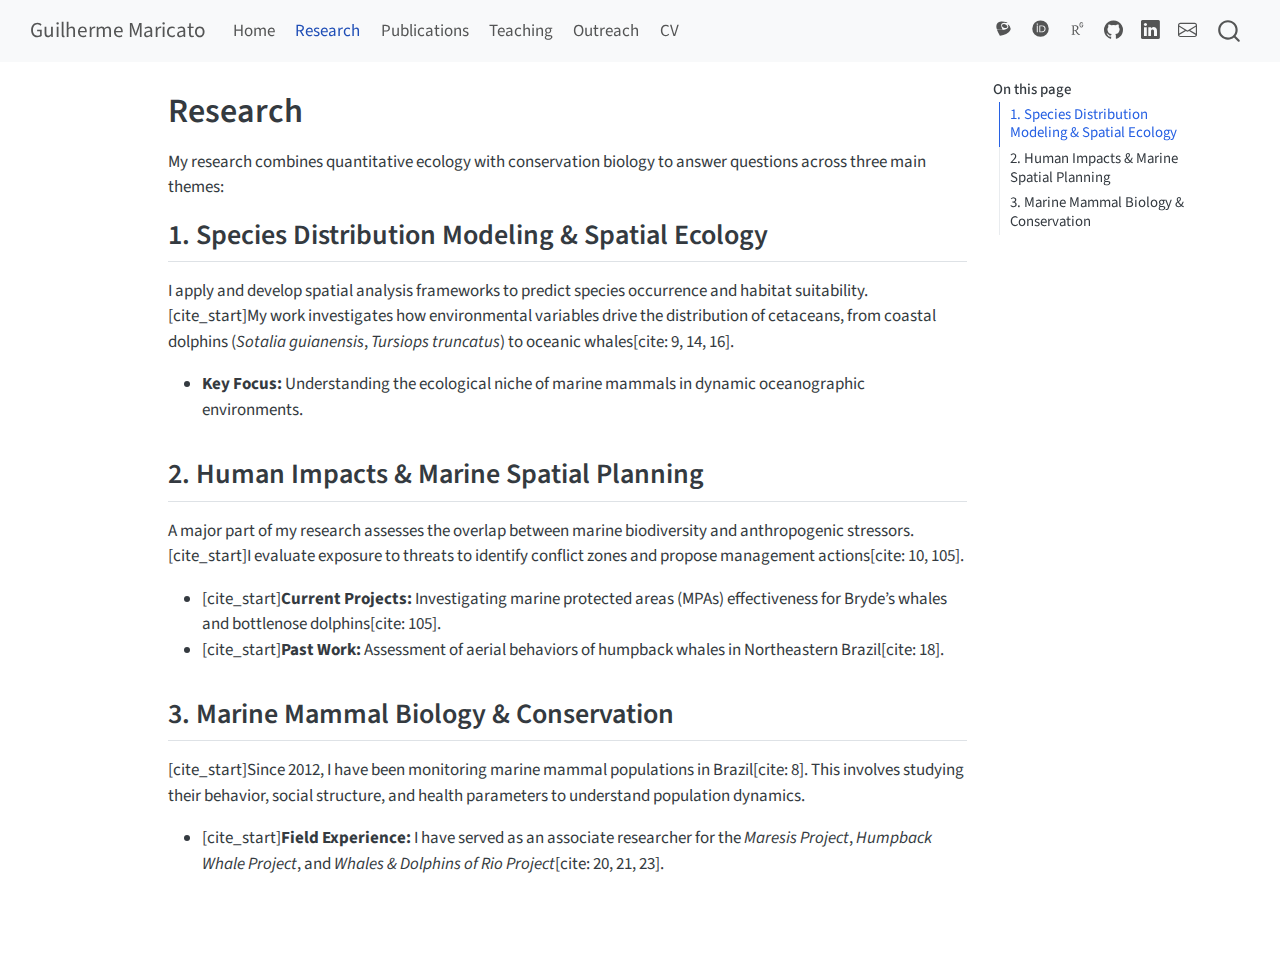
<file: docs/research.html>
<!DOCTYPE html>
<html xmlns="http://www.w3.org/1999/xhtml" lang="en" xml:lang="en"><head>

<meta charset="utf-8">
<meta name="generator" content="quarto-1.7.32">

<meta name="viewport" content="width=device-width, initial-scale=1.0, user-scalable=yes">


<title>Research – Guilherme Maricato</title>
<style>
code{white-space: pre-wrap;}
span.smallcaps{font-variant: small-caps;}
div.columns{display: flex; gap: min(4vw, 1.5em);}
div.column{flex: auto; overflow-x: auto;}
div.hanging-indent{margin-left: 1.5em; text-indent: -1.5em;}
ul.task-list{list-style: none;}
ul.task-list li input[type="checkbox"] {
  width: 0.8em;
  margin: 0 0.8em 0.2em -1em; /* quarto-specific, see https://github.com/quarto-dev/quarto-cli/issues/4556 */ 
  vertical-align: middle;
}
</style>


<script src="site_libs/quarto-nav/quarto-nav.js"></script>
<script src="site_libs/quarto-nav/headroom.min.js"></script>
<script src="site_libs/clipboard/clipboard.min.js"></script>
<script src="site_libs/quarto-search/autocomplete.umd.js"></script>
<script src="site_libs/quarto-search/fuse.min.js"></script>
<script src="site_libs/quarto-search/quarto-search.js"></script>
<meta name="quarto:offset" content="./">
<script src="site_libs/quarto-html/quarto.js" type="module"></script>
<script src="site_libs/quarto-html/tabsets/tabsets.js" type="module"></script>
<script src="site_libs/quarto-html/popper.min.js"></script>
<script src="site_libs/quarto-html/tippy.umd.min.js"></script>
<script src="site_libs/quarto-html/anchor.min.js"></script>
<link href="site_libs/quarto-html/tippy.css" rel="stylesheet">
<link href="site_libs/quarto-html/quarto-syntax-highlighting-37eea08aefeeee20ff55810ff984fec1.css" rel="stylesheet" id="quarto-text-highlighting-styles">
<script src="site_libs/bootstrap/bootstrap.min.js"></script>
<link href="site_libs/bootstrap/bootstrap-icons.css" rel="stylesheet">
<link href="site_libs/bootstrap/bootstrap-dfb324f25d9b1687192fa8be62ac8f9c.min.css" rel="stylesheet" append-hash="true" id="quarto-bootstrap" data-mode="light">
<link href="site_libs/quarto-contrib/academicons-1.9.4/all.css" rel="stylesheet">
<link href="site_libs/quarto-contrib/academicons-1.9.4/size.css" rel="stylesheet">
<script id="quarto-search-options" type="application/json">{
  "location": "navbar",
  "copy-button": false,
  "collapse-after": 3,
  "panel-placement": "end",
  "type": "overlay",
  "limit": 50,
  "keyboard-shortcut": [
    "f",
    "/",
    "s"
  ],
  "show-item-context": false,
  "language": {
    "search-no-results-text": "No results",
    "search-matching-documents-text": "matching documents",
    "search-copy-link-title": "Copy link to search",
    "search-hide-matches-text": "Hide additional matches",
    "search-more-match-text": "more match in this document",
    "search-more-matches-text": "more matches in this document",
    "search-clear-button-title": "Clear",
    "search-text-placeholder": "",
    "search-detached-cancel-button-title": "Cancel",
    "search-submit-button-title": "Submit",
    "search-label": "Search"
  }
}</script>


<link rel="stylesheet" href="styles.css">
</head>

<body class="nav-fixed quarto-light">

<div id="quarto-search-results"></div>
  <header id="quarto-header" class="headroom fixed-top">
    <nav class="navbar navbar-expand-lg " data-bs-theme="dark">
      <div class="navbar-container container-fluid">
      <div class="navbar-brand-container mx-auto">
    <a class="navbar-brand" href="./index.html">
    <span class="navbar-title">Guilherme Maricato</span>
    </a>
  </div>
            <div id="quarto-search" class="" title="Search"></div>
          <button class="navbar-toggler" type="button" data-bs-toggle="collapse" data-bs-target="#navbarCollapse" aria-controls="navbarCollapse" role="menu" aria-expanded="false" aria-label="Toggle navigation" onclick="if (window.quartoToggleHeadroom) { window.quartoToggleHeadroom(); }">
  <span class="navbar-toggler-icon"></span>
</button>
          <div class="collapse navbar-collapse" id="navbarCollapse">
            <ul class="navbar-nav navbar-nav-scroll me-auto">
  <li class="nav-item">
    <a class="nav-link" href="./index.html"> 
<span class="menu-text">Home</span></a>
  </li>  
  <li class="nav-item">
    <a class="nav-link active" href="./research.html" aria-current="page"> 
<span class="menu-text">Research</span></a>
  </li>  
  <li class="nav-item">
    <a class="nav-link" href="./publications.html"> 
<span class="menu-text">Publications</span></a>
  </li>  
  <li class="nav-item">
    <a class="nav-link" href="./teaching.html"> 
<span class="menu-text">Teaching</span></a>
  </li>  
  <li class="nav-item">
    <a class="nav-link" href="./outreach.html"> 
<span class="menu-text">Outreach</span></a>
  </li>  
  <li class="nav-item">
    <a class="nav-link" href="./attachments/cv.pdf"> 
<span class="menu-text">CV</span></a>
  </li>  
</ul>
            <ul class="navbar-nav navbar-nav-scroll ms-auto">
  <li class="nav-item">
    <a class="nav-link" href="https://lattes.cnpq.br/0119708038699421"> 
<span class="menu-text"><i class="ai  ai-lattes" aria-label="lattes"></i></span></a>
  </li>  
  <li class="nav-item">
    <a class="nav-link" href="https://orcid.org/0000-0002-7813-0644"> 
<span class="menu-text"><i class="ai  ai-orcid" aria-label="orcid"></i></span></a>
  </li>  
  <li class="nav-item">
    <a class="nav-link" href="https://www.researchgate.net/profile/Guilherme-Maricato"> 
<span class="menu-text"><i class="ai  ai-researchgate" aria-label="researchgate"></i></span></a>
  </li>  
  <li class="nav-item compact">
    <a class="nav-link" href="https://github.com/guimaricato"> <i class="bi bi-github" role="img">
</i> 
<span class="menu-text"></span></a>
  </li>  
  <li class="nav-item compact">
    <a class="nav-link" href="https://www.linkedin.com/in/guilherme-maricato"> <i class="bi bi-linkedin" role="img">
</i> 
<span class="menu-text"></span></a>
  </li>  
  <li class="nav-item compact">
    <a class="nav-link" href="mailto:guilherme.maricato@biologia.ufrj.br"> <i class="bi bi-envelope" role="img">
</i> 
<span class="menu-text"></span></a>
  </li>  
</ul>
          </div> <!-- /navcollapse -->
            <div class="quarto-navbar-tools">
</div>
      </div> <!-- /container-fluid -->
    </nav>
</header>
<!-- content -->
<div id="quarto-content" class="quarto-container page-columns page-rows-contents page-layout-article page-navbar">
<!-- sidebar -->
<!-- margin-sidebar -->
    <div id="quarto-margin-sidebar" class="sidebar margin-sidebar">
        <nav id="TOC" role="doc-toc" class="toc-active">
    <h2 id="toc-title">On this page</h2>
   
  <ul>
  <li><a href="#species-distribution-modeling-spatial-ecology" id="toc-species-distribution-modeling-spatial-ecology" class="nav-link active" data-scroll-target="#species-distribution-modeling-spatial-ecology">1. Species Distribution Modeling &amp; Spatial Ecology</a></li>
  <li><a href="#human-impacts-marine-spatial-planning" id="toc-human-impacts-marine-spatial-planning" class="nav-link" data-scroll-target="#human-impacts-marine-spatial-planning">2. Human Impacts &amp; Marine Spatial Planning</a></li>
  <li><a href="#marine-mammal-biology-conservation" id="toc-marine-mammal-biology-conservation" class="nav-link" data-scroll-target="#marine-mammal-biology-conservation">3. Marine Mammal Biology &amp; Conservation</a></li>
  </ul>
</nav>
    </div>
<!-- main -->
<main class="content" id="quarto-document-content">

<header id="title-block-header" class="quarto-title-block default">
<div class="quarto-title">
<h1 class="title">Research</h1>
</div>



<div class="quarto-title-meta">

    
  
    
  </div>
  


</header>


<p>My research combines quantitative ecology with conservation biology to answer questions across three main themes:</p>
<section id="species-distribution-modeling-spatial-ecology" class="level2">
<h2 class="anchored" data-anchor-id="species-distribution-modeling-spatial-ecology">1. Species Distribution Modeling &amp; Spatial Ecology</h2>
<p>I apply and develop spatial analysis frameworks to predict species occurrence and habitat suitability. [cite_start]My work investigates how environmental variables drive the distribution of cetaceans, from coastal dolphins (<em>Sotalia guianensis</em>, <em>Tursiops truncatus</em>) to oceanic whales[cite: 9, 14, 16].</p>
<ul>
<li><strong>Key Focus:</strong> Understanding the ecological niche of marine mammals in dynamic oceanographic environments.</li>
</ul>
</section>
<section id="human-impacts-marine-spatial-planning" class="level2">
<h2 class="anchored" data-anchor-id="human-impacts-marine-spatial-planning">2. Human Impacts &amp; Marine Spatial Planning</h2>
<p>A major part of my research assesses the overlap between marine biodiversity and anthropogenic stressors. [cite_start]I evaluate exposure to threats to identify conflict zones and propose management actions[cite: 10, 105].</p>
<ul>
<li>[cite_start]<strong>Current Projects:</strong> Investigating marine protected areas (MPAs) effectiveness for Bryde’s whales and bottlenose dolphins[cite: 105].</li>
<li>[cite_start]<strong>Past Work:</strong> Assessment of aerial behaviors of humpback whales in Northeastern Brazil[cite: 18].</li>
</ul>
</section>
<section id="marine-mammal-biology-conservation" class="level2">
<h2 class="anchored" data-anchor-id="marine-mammal-biology-conservation">3. Marine Mammal Biology &amp; Conservation</h2>
<p>[cite_start]Since 2012, I have been monitoring marine mammal populations in Brazil[cite: 8]. This involves studying their behavior, social structure, and health parameters to understand population dynamics.</p>
<ul>
<li>[cite_start]<strong>Field Experience:</strong> I have served as an associate researcher for the <em>Maresis Project</em>, <em>Humpback Whale Project</em>, and <em>Whales &amp; Dolphins of Rio Project</em>[cite: 20, 21, 23].</li>
</ul>


</section>

</main> <!-- /main -->
<script id="quarto-html-after-body" type="application/javascript">
  window.document.addEventListener("DOMContentLoaded", function (event) {
    const icon = "";
    const anchorJS = new window.AnchorJS();
    anchorJS.options = {
      placement: 'right',
      icon: icon
    };
    anchorJS.add('.anchored');
    const isCodeAnnotation = (el) => {
      for (const clz of el.classList) {
        if (clz.startsWith('code-annotation-')) {                     
          return true;
        }
      }
      return false;
    }
    const onCopySuccess = function(e) {
      // button target
      const button = e.trigger;
      // don't keep focus
      button.blur();
      // flash "checked"
      button.classList.add('code-copy-button-checked');
      var currentTitle = button.getAttribute("title");
      button.setAttribute("title", "Copied!");
      let tooltip;
      if (window.bootstrap) {
        button.setAttribute("data-bs-toggle", "tooltip");
        button.setAttribute("data-bs-placement", "left");
        button.setAttribute("data-bs-title", "Copied!");
        tooltip = new bootstrap.Tooltip(button, 
          { trigger: "manual", 
            customClass: "code-copy-button-tooltip",
            offset: [0, -8]});
        tooltip.show();    
      }
      setTimeout(function() {
        if (tooltip) {
          tooltip.hide();
          button.removeAttribute("data-bs-title");
          button.removeAttribute("data-bs-toggle");
          button.removeAttribute("data-bs-placement");
        }
        button.setAttribute("title", currentTitle);
        button.classList.remove('code-copy-button-checked');
      }, 1000);
      // clear code selection
      e.clearSelection();
    }
    const getTextToCopy = function(trigger) {
        const codeEl = trigger.previousElementSibling.cloneNode(true);
        for (const childEl of codeEl.children) {
          if (isCodeAnnotation(childEl)) {
            childEl.remove();
          }
        }
        return codeEl.innerText;
    }
    const clipboard = new window.ClipboardJS('.code-copy-button:not([data-in-quarto-modal])', {
      text: getTextToCopy
    });
    clipboard.on('success', onCopySuccess);
    if (window.document.getElementById('quarto-embedded-source-code-modal')) {
      const clipboardModal = new window.ClipboardJS('.code-copy-button[data-in-quarto-modal]', {
        text: getTextToCopy,
        container: window.document.getElementById('quarto-embedded-source-code-modal')
      });
      clipboardModal.on('success', onCopySuccess);
    }
      var localhostRegex = new RegExp(/^(?:http|https):\/\/localhost\:?[0-9]*\//);
      var mailtoRegex = new RegExp(/^mailto:/);
        var filterRegex = new RegExp('/' + window.location.host + '/');
      var isInternal = (href) => {
          return filterRegex.test(href) || localhostRegex.test(href) || mailtoRegex.test(href);
      }
      // Inspect non-navigation links and adorn them if external
     var links = window.document.querySelectorAll('a[href]:not(.nav-link):not(.navbar-brand):not(.toc-action):not(.sidebar-link):not(.sidebar-item-toggle):not(.pagination-link):not(.no-external):not([aria-hidden]):not(.dropdown-item):not(.quarto-navigation-tool):not(.about-link)');
      for (var i=0; i<links.length; i++) {
        const link = links[i];
        if (!isInternal(link.href)) {
          // undo the damage that might have been done by quarto-nav.js in the case of
          // links that we want to consider external
          if (link.dataset.originalHref !== undefined) {
            link.href = link.dataset.originalHref;
          }
            // target, if specified
            link.setAttribute("target", "_blank");
            if (link.getAttribute("rel") === null) {
              link.setAttribute("rel", "noopener");
            }
        }
      }
    function tippyHover(el, contentFn, onTriggerFn, onUntriggerFn) {
      const config = {
        allowHTML: true,
        maxWidth: 500,
        delay: 100,
        arrow: false,
        appendTo: function(el) {
            return el.parentElement;
        },
        interactive: true,
        interactiveBorder: 10,
        theme: 'quarto',
        placement: 'bottom-start',
      };
      if (contentFn) {
        config.content = contentFn;
      }
      if (onTriggerFn) {
        config.onTrigger = onTriggerFn;
      }
      if (onUntriggerFn) {
        config.onUntrigger = onUntriggerFn;
      }
      window.tippy(el, config); 
    }
    const noterefs = window.document.querySelectorAll('a[role="doc-noteref"]');
    for (var i=0; i<noterefs.length; i++) {
      const ref = noterefs[i];
      tippyHover(ref, function() {
        // use id or data attribute instead here
        let href = ref.getAttribute('data-footnote-href') || ref.getAttribute('href');
        try { href = new URL(href).hash; } catch {}
        const id = href.replace(/^#\/?/, "");
        const note = window.document.getElementById(id);
        if (note) {
          return note.innerHTML;
        } else {
          return "";
        }
      });
    }
    const xrefs = window.document.querySelectorAll('a.quarto-xref');
    const processXRef = (id, note) => {
      // Strip column container classes
      const stripColumnClz = (el) => {
        el.classList.remove("page-full", "page-columns");
        if (el.children) {
          for (const child of el.children) {
            stripColumnClz(child);
          }
        }
      }
      stripColumnClz(note)
      if (id === null || id.startsWith('sec-')) {
        // Special case sections, only their first couple elements
        const container = document.createElement("div");
        if (note.children && note.children.length > 2) {
          container.appendChild(note.children[0].cloneNode(true));
          for (let i = 1; i < note.children.length; i++) {
            const child = note.children[i];
            if (child.tagName === "P" && child.innerText === "") {
              continue;
            } else {
              container.appendChild(child.cloneNode(true));
              break;
            }
          }
          if (window.Quarto?.typesetMath) {
            window.Quarto.typesetMath(container);
          }
          return container.innerHTML
        } else {
          if (window.Quarto?.typesetMath) {
            window.Quarto.typesetMath(note);
          }
          return note.innerHTML;
        }
      } else {
        // Remove any anchor links if they are present
        const anchorLink = note.querySelector('a.anchorjs-link');
        if (anchorLink) {
          anchorLink.remove();
        }
        if (window.Quarto?.typesetMath) {
          window.Quarto.typesetMath(note);
        }
        if (note.classList.contains("callout")) {
          return note.outerHTML;
        } else {
          return note.innerHTML;
        }
      }
    }
    for (var i=0; i<xrefs.length; i++) {
      const xref = xrefs[i];
      tippyHover(xref, undefined, function(instance) {
        instance.disable();
        let url = xref.getAttribute('href');
        let hash = undefined; 
        if (url.startsWith('#')) {
          hash = url;
        } else {
          try { hash = new URL(url).hash; } catch {}
        }
        if (hash) {
          const id = hash.replace(/^#\/?/, "");
          const note = window.document.getElementById(id);
          if (note !== null) {
            try {
              const html = processXRef(id, note.cloneNode(true));
              instance.setContent(html);
            } finally {
              instance.enable();
              instance.show();
            }
          } else {
            // See if we can fetch this
            fetch(url.split('#')[0])
            .then(res => res.text())
            .then(html => {
              const parser = new DOMParser();
              const htmlDoc = parser.parseFromString(html, "text/html");
              const note = htmlDoc.getElementById(id);
              if (note !== null) {
                const html = processXRef(id, note);
                instance.setContent(html);
              } 
            }).finally(() => {
              instance.enable();
              instance.show();
            });
          }
        } else {
          // See if we can fetch a full url (with no hash to target)
          // This is a special case and we should probably do some content thinning / targeting
          fetch(url)
          .then(res => res.text())
          .then(html => {
            const parser = new DOMParser();
            const htmlDoc = parser.parseFromString(html, "text/html");
            const note = htmlDoc.querySelector('main.content');
            if (note !== null) {
              // This should only happen for chapter cross references
              // (since there is no id in the URL)
              // remove the first header
              if (note.children.length > 0 && note.children[0].tagName === "HEADER") {
                note.children[0].remove();
              }
              const html = processXRef(null, note);
              instance.setContent(html);
            } 
          }).finally(() => {
            instance.enable();
            instance.show();
          });
        }
      }, function(instance) {
      });
    }
        let selectedAnnoteEl;
        const selectorForAnnotation = ( cell, annotation) => {
          let cellAttr = 'data-code-cell="' + cell + '"';
          let lineAttr = 'data-code-annotation="' +  annotation + '"';
          const selector = 'span[' + cellAttr + '][' + lineAttr + ']';
          return selector;
        }
        const selectCodeLines = (annoteEl) => {
          const doc = window.document;
          const targetCell = annoteEl.getAttribute("data-target-cell");
          const targetAnnotation = annoteEl.getAttribute("data-target-annotation");
          const annoteSpan = window.document.querySelector(selectorForAnnotation(targetCell, targetAnnotation));
          const lines = annoteSpan.getAttribute("data-code-lines").split(",");
          const lineIds = lines.map((line) => {
            return targetCell + "-" + line;
          })
          let top = null;
          let height = null;
          let parent = null;
          if (lineIds.length > 0) {
              //compute the position of the single el (top and bottom and make a div)
              const el = window.document.getElementById(lineIds[0]);
              top = el.offsetTop;
              height = el.offsetHeight;
              parent = el.parentElement.parentElement;
            if (lineIds.length > 1) {
              const lastEl = window.document.getElementById(lineIds[lineIds.length - 1]);
              const bottom = lastEl.offsetTop + lastEl.offsetHeight;
              height = bottom - top;
            }
            if (top !== null && height !== null && parent !== null) {
              // cook up a div (if necessary) and position it 
              let div = window.document.getElementById("code-annotation-line-highlight");
              if (div === null) {
                div = window.document.createElement("div");
                div.setAttribute("id", "code-annotation-line-highlight");
                div.style.position = 'absolute';
                parent.appendChild(div);
              }
              div.style.top = top - 2 + "px";
              div.style.height = height + 4 + "px";
              div.style.left = 0;
              let gutterDiv = window.document.getElementById("code-annotation-line-highlight-gutter");
              if (gutterDiv === null) {
                gutterDiv = window.document.createElement("div");
                gutterDiv.setAttribute("id", "code-annotation-line-highlight-gutter");
                gutterDiv.style.position = 'absolute';
                const codeCell = window.document.getElementById(targetCell);
                const gutter = codeCell.querySelector('.code-annotation-gutter');
                gutter.appendChild(gutterDiv);
              }
              gutterDiv.style.top = top - 2 + "px";
              gutterDiv.style.height = height + 4 + "px";
            }
            selectedAnnoteEl = annoteEl;
          }
        };
        const unselectCodeLines = () => {
          const elementsIds = ["code-annotation-line-highlight", "code-annotation-line-highlight-gutter"];
          elementsIds.forEach((elId) => {
            const div = window.document.getElementById(elId);
            if (div) {
              div.remove();
            }
          });
          selectedAnnoteEl = undefined;
        };
          // Handle positioning of the toggle
      window.addEventListener(
        "resize",
        throttle(() => {
          elRect = undefined;
          if (selectedAnnoteEl) {
            selectCodeLines(selectedAnnoteEl);
          }
        }, 10)
      );
      function throttle(fn, ms) {
      let throttle = false;
      let timer;
        return (...args) => {
          if(!throttle) { // first call gets through
              fn.apply(this, args);
              throttle = true;
          } else { // all the others get throttled
              if(timer) clearTimeout(timer); // cancel #2
              timer = setTimeout(() => {
                fn.apply(this, args);
                timer = throttle = false;
              }, ms);
          }
        };
      }
        // Attach click handler to the DT
        const annoteDls = window.document.querySelectorAll('dt[data-target-cell]');
        for (const annoteDlNode of annoteDls) {
          annoteDlNode.addEventListener('click', (event) => {
            const clickedEl = event.target;
            if (clickedEl !== selectedAnnoteEl) {
              unselectCodeLines();
              const activeEl = window.document.querySelector('dt[data-target-cell].code-annotation-active');
              if (activeEl) {
                activeEl.classList.remove('code-annotation-active');
              }
              selectCodeLines(clickedEl);
              clickedEl.classList.add('code-annotation-active');
            } else {
              // Unselect the line
              unselectCodeLines();
              clickedEl.classList.remove('code-annotation-active');
            }
          });
        }
    const findCites = (el) => {
      const parentEl = el.parentElement;
      if (parentEl) {
        const cites = parentEl.dataset.cites;
        if (cites) {
          return {
            el,
            cites: cites.split(' ')
          };
        } else {
          return findCites(el.parentElement)
        }
      } else {
        return undefined;
      }
    };
    var bibliorefs = window.document.querySelectorAll('a[role="doc-biblioref"]');
    for (var i=0; i<bibliorefs.length; i++) {
      const ref = bibliorefs[i];
      const citeInfo = findCites(ref);
      if (citeInfo) {
        tippyHover(citeInfo.el, function() {
          var popup = window.document.createElement('div');
          citeInfo.cites.forEach(function(cite) {
            var citeDiv = window.document.createElement('div');
            citeDiv.classList.add('hanging-indent');
            citeDiv.classList.add('csl-entry');
            var biblioDiv = window.document.getElementById('ref-' + cite);
            if (biblioDiv) {
              citeDiv.innerHTML = biblioDiv.innerHTML;
            }
            popup.appendChild(citeDiv);
          });
          return popup.innerHTML;
        });
      }
    }
  });
  </script>
</div> <!-- /content -->




</body></html>
</file>
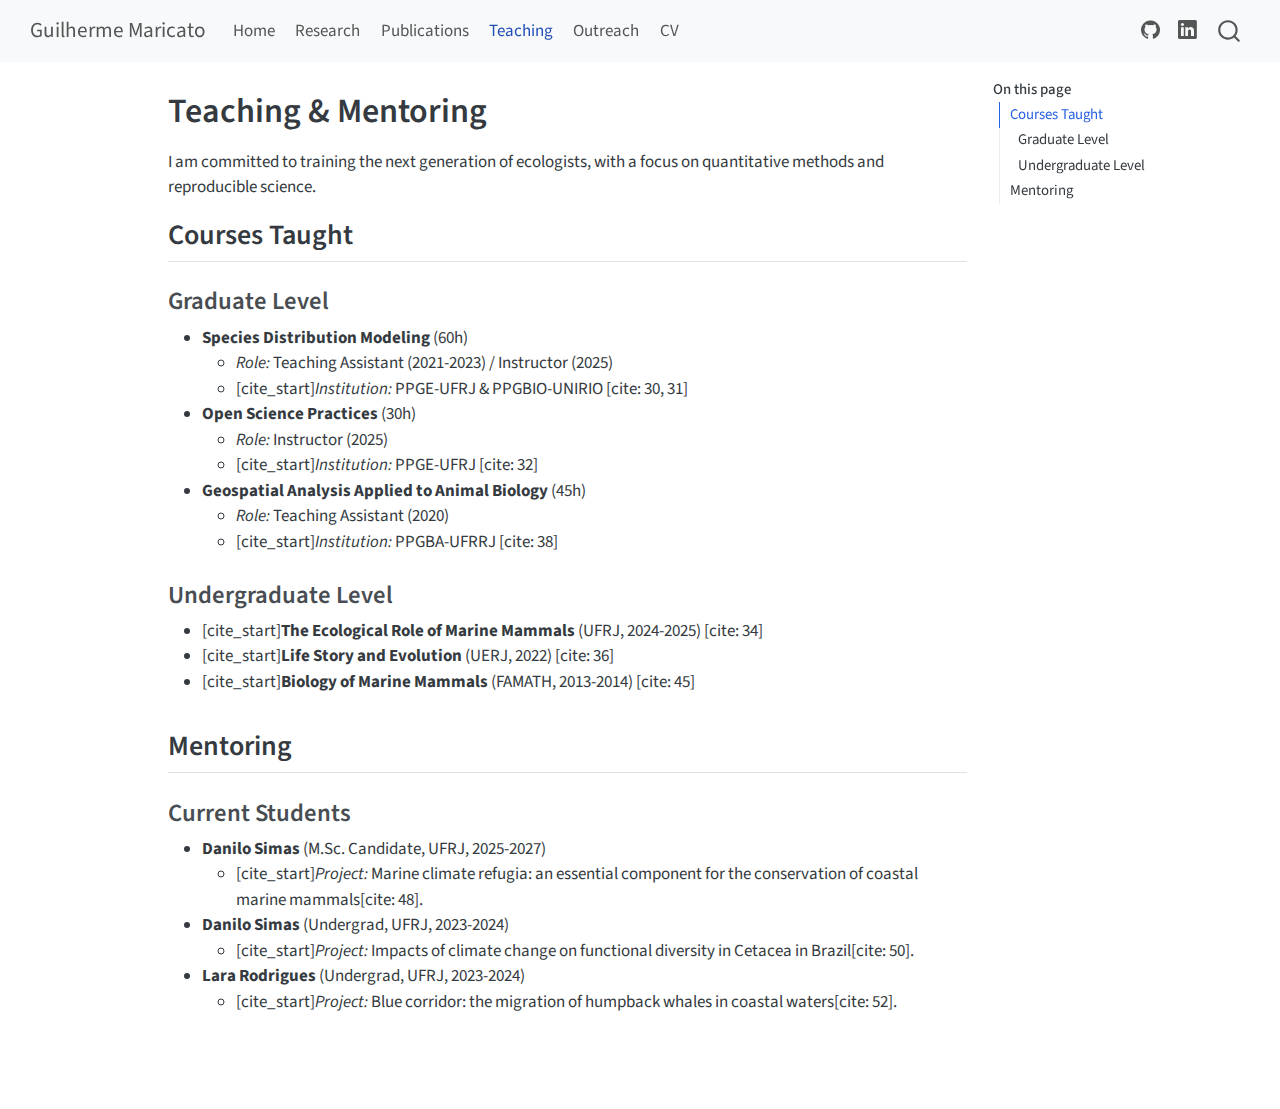
<file: docs/teaching.html>
<!DOCTYPE html>
<html xmlns="http://www.w3.org/1999/xhtml" lang="en" xml:lang="en"><head>

<meta charset="utf-8">
<meta name="generator" content="quarto-1.7.32">

<meta name="viewport" content="width=device-width, initial-scale=1.0, user-scalable=yes">


<title>Teaching &amp; Mentoring – Guilherme Maricato</title>
<style>
code{white-space: pre-wrap;}
span.smallcaps{font-variant: small-caps;}
div.columns{display: flex; gap: min(4vw, 1.5em);}
div.column{flex: auto; overflow-x: auto;}
div.hanging-indent{margin-left: 1.5em; text-indent: -1.5em;}
ul.task-list{list-style: none;}
ul.task-list li input[type="checkbox"] {
  width: 0.8em;
  margin: 0 0.8em 0.2em -1em; /* quarto-specific, see https://github.com/quarto-dev/quarto-cli/issues/4556 */ 
  vertical-align: middle;
}
</style>


<script src="site_libs/quarto-nav/quarto-nav.js"></script>
<script src="site_libs/quarto-nav/headroom.min.js"></script>
<script src="site_libs/clipboard/clipboard.min.js"></script>
<script src="site_libs/quarto-search/autocomplete.umd.js"></script>
<script src="site_libs/quarto-search/fuse.min.js"></script>
<script src="site_libs/quarto-search/quarto-search.js"></script>
<meta name="quarto:offset" content="./">
<script src="site_libs/quarto-html/quarto.js" type="module"></script>
<script src="site_libs/quarto-html/tabsets/tabsets.js" type="module"></script>
<script src="site_libs/quarto-html/popper.min.js"></script>
<script src="site_libs/quarto-html/tippy.umd.min.js"></script>
<script src="site_libs/quarto-html/anchor.min.js"></script>
<link href="site_libs/quarto-html/tippy.css" rel="stylesheet">
<link href="site_libs/quarto-html/quarto-syntax-highlighting-37eea08aefeeee20ff55810ff984fec1.css" rel="stylesheet" id="quarto-text-highlighting-styles">
<script src="site_libs/bootstrap/bootstrap.min.js"></script>
<link href="site_libs/bootstrap/bootstrap-icons.css" rel="stylesheet">
<link href="site_libs/bootstrap/bootstrap-dfb324f25d9b1687192fa8be62ac8f9c.min.css" rel="stylesheet" append-hash="true" id="quarto-bootstrap" data-mode="light">
<script id="quarto-search-options" type="application/json">{
  "location": "navbar",
  "copy-button": false,
  "collapse-after": 3,
  "panel-placement": "end",
  "type": "overlay",
  "limit": 50,
  "keyboard-shortcut": [
    "f",
    "/",
    "s"
  ],
  "show-item-context": false,
  "language": {
    "search-no-results-text": "No results",
    "search-matching-documents-text": "matching documents",
    "search-copy-link-title": "Copy link to search",
    "search-hide-matches-text": "Hide additional matches",
    "search-more-match-text": "more match in this document",
    "search-more-matches-text": "more matches in this document",
    "search-clear-button-title": "Clear",
    "search-text-placeholder": "",
    "search-detached-cancel-button-title": "Cancel",
    "search-submit-button-title": "Submit",
    "search-label": "Search"
  }
}</script>


<link rel="stylesheet" href="styles.css">
</head>

<body class="nav-fixed quarto-light">

<div id="quarto-search-results"></div>
  <header id="quarto-header" class="headroom fixed-top">
    <nav class="navbar navbar-expand-lg " data-bs-theme="dark">
      <div class="navbar-container container-fluid">
      <div class="navbar-brand-container mx-auto">
    <a class="navbar-brand" href="./index.html">
    <span class="navbar-title">Guilherme Maricato</span>
    </a>
  </div>
            <div id="quarto-search" class="" title="Search"></div>
          <button class="navbar-toggler" type="button" data-bs-toggle="collapse" data-bs-target="#navbarCollapse" aria-controls="navbarCollapse" role="menu" aria-expanded="false" aria-label="Toggle navigation" onclick="if (window.quartoToggleHeadroom) { window.quartoToggleHeadroom(); }">
  <span class="navbar-toggler-icon"></span>
</button>
          <div class="collapse navbar-collapse" id="navbarCollapse">
            <ul class="navbar-nav navbar-nav-scroll me-auto">
  <li class="nav-item">
    <a class="nav-link" href="./index.html"> 
<span class="menu-text">Home</span></a>
  </li>  
  <li class="nav-item">
    <a class="nav-link" href="./research.html"> 
<span class="menu-text">Research</span></a>
  </li>  
  <li class="nav-item">
    <a class="nav-link" href="./publications.html"> 
<span class="menu-text">Publications</span></a>
  </li>  
  <li class="nav-item">
    <a class="nav-link active" href="./teaching.html" aria-current="page"> 
<span class="menu-text">Teaching</span></a>
  </li>  
  <li class="nav-item">
    <a class="nav-link" href="./outreach.html"> 
<span class="menu-text">Outreach</span></a>
  </li>  
  <li class="nav-item">
    <a class="nav-link" href="./attachments/cv.pdf"> 
<span class="menu-text">CV</span></a>
  </li>  
</ul>
            <ul class="navbar-nav navbar-nav-scroll ms-auto">
  <li class="nav-item compact">
    <a class="nav-link" href="https://github.com/guimaricato"> <i class="bi bi-github" role="img">
</i> 
<span class="menu-text"></span></a>
  </li>  
  <li class="nav-item compact">
    <a class="nav-link" href="https://www.linkedin.com/in/guilherme.maricato"> <i class="bi bi-linkedin" role="img">
</i> 
<span class="menu-text"></span></a>
  </li>  
</ul>
          </div> <!-- /navcollapse -->
            <div class="quarto-navbar-tools">
</div>
      </div> <!-- /container-fluid -->
    </nav>
</header>
<!-- content -->
<div id="quarto-content" class="quarto-container page-columns page-rows-contents page-layout-article page-navbar">
<!-- sidebar -->
<!-- margin-sidebar -->
    <div id="quarto-margin-sidebar" class="sidebar margin-sidebar">
        <nav id="TOC" role="doc-toc" class="toc-active">
    <h2 id="toc-title">On this page</h2>
   
  <ul>
  <li><a href="#courses-taught" id="toc-courses-taught" class="nav-link active" data-scroll-target="#courses-taught">Courses Taught</a>
  <ul class="collapse">
  <li><a href="#graduate-level" id="toc-graduate-level" class="nav-link" data-scroll-target="#graduate-level">Graduate Level</a></li>
  <li><a href="#undergraduate-level" id="toc-undergraduate-level" class="nav-link" data-scroll-target="#undergraduate-level">Undergraduate Level</a></li>
  </ul></li>
  <li><a href="#mentoring" id="toc-mentoring" class="nav-link" data-scroll-target="#mentoring">Mentoring</a>
  <ul class="collapse">
  <li><a href="#current-students" id="toc-current-students" class="nav-link" data-scroll-target="#current-students">Current Students</a></li>
  </ul></li>
  </ul>
</nav>
    </div>
<!-- main -->
<main class="content" id="quarto-document-content">

<header id="title-block-header" class="quarto-title-block default">
<div class="quarto-title">
<h1 class="title">Teaching &amp; Mentoring</h1>
</div>



<div class="quarto-title-meta">

    
  
    
  </div>
  


</header>


<p>I am committed to training the next generation of ecologists, with a focus on quantitative methods and reproducible science.</p>
<section id="courses-taught" class="level2">
<h2 class="anchored" data-anchor-id="courses-taught">Courses Taught</h2>
<section id="graduate-level" class="level3">
<h3 class="anchored" data-anchor-id="graduate-level">Graduate Level</h3>
<ul>
<li><strong>Species Distribution Modeling</strong> (60h)
<ul>
<li><em>Role:</em> Teaching Assistant (2021-2023) / Instructor (2025)</li>
<li>[cite_start]<em>Institution:</em> PPGE-UFRJ &amp; PPGBIO-UNIRIO [cite: 30, 31]</li>
</ul></li>
<li><strong>Open Science Practices</strong> (30h)
<ul>
<li><em>Role:</em> Instructor (2025)</li>
<li>[cite_start]<em>Institution:</em> PPGE-UFRJ [cite: 32]</li>
</ul></li>
<li><strong>Geospatial Analysis Applied to Animal Biology</strong> (45h)
<ul>
<li><em>Role:</em> Teaching Assistant (2020)</li>
<li>[cite_start]<em>Institution:</em> PPGBA-UFRRJ [cite: 38]</li>
</ul></li>
</ul>
</section>
<section id="undergraduate-level" class="level3">
<h3 class="anchored" data-anchor-id="undergraduate-level">Undergraduate Level</h3>
<ul>
<li>[cite_start]<strong>The Ecological Role of Marine Mammals</strong> (UFRJ, 2024-2025) [cite: 34]</li>
<li>[cite_start]<strong>Life Story and Evolution</strong> (UERJ, 2022) [cite: 36]</li>
<li>[cite_start]<strong>Biology of Marine Mammals</strong> (FAMATH, 2013-2014) [cite: 45]</li>
</ul>
</section>
</section>
<section id="mentoring" class="level2">
<h2 class="anchored" data-anchor-id="mentoring">Mentoring</h2>
<section id="current-students" class="level3">
<h3 class="anchored" data-anchor-id="current-students">Current Students</h3>
<ul>
<li><strong>Danilo Simas</strong> (M.Sc. Candidate, UFRJ, 2025-2027)
<ul>
<li>[cite_start]<em>Project:</em> Marine climate refugia: an essential component for the conservation of coastal marine mammals[cite: 48].</li>
</ul></li>
<li><strong>Danilo Simas</strong> (Undergrad, UFRJ, 2023-2024)
<ul>
<li>[cite_start]<em>Project:</em> Impacts of climate change on functional diversity in Cetacea in Brazil[cite: 50].</li>
</ul></li>
<li><strong>Lara Rodrigues</strong> (Undergrad, UFRJ, 2023-2024)
<ul>
<li>[cite_start]<em>Project:</em> Blue corridor: the migration of humpback whales in coastal waters[cite: 52].</li>
</ul></li>
</ul>


</section>
</section>

</main> <!-- /main -->
<script id="quarto-html-after-body" type="application/javascript">
  window.document.addEventListener("DOMContentLoaded", function (event) {
    const icon = "";
    const anchorJS = new window.AnchorJS();
    anchorJS.options = {
      placement: 'right',
      icon: icon
    };
    anchorJS.add('.anchored');
    const isCodeAnnotation = (el) => {
      for (const clz of el.classList) {
        if (clz.startsWith('code-annotation-')) {                     
          return true;
        }
      }
      return false;
    }
    const onCopySuccess = function(e) {
      // button target
      const button = e.trigger;
      // don't keep focus
      button.blur();
      // flash "checked"
      button.classList.add('code-copy-button-checked');
      var currentTitle = button.getAttribute("title");
      button.setAttribute("title", "Copied!");
      let tooltip;
      if (window.bootstrap) {
        button.setAttribute("data-bs-toggle", "tooltip");
        button.setAttribute("data-bs-placement", "left");
        button.setAttribute("data-bs-title", "Copied!");
        tooltip = new bootstrap.Tooltip(button, 
          { trigger: "manual", 
            customClass: "code-copy-button-tooltip",
            offset: [0, -8]});
        tooltip.show();    
      }
      setTimeout(function() {
        if (tooltip) {
          tooltip.hide();
          button.removeAttribute("data-bs-title");
          button.removeAttribute("data-bs-toggle");
          button.removeAttribute("data-bs-placement");
        }
        button.setAttribute("title", currentTitle);
        button.classList.remove('code-copy-button-checked');
      }, 1000);
      // clear code selection
      e.clearSelection();
    }
    const getTextToCopy = function(trigger) {
        const codeEl = trigger.previousElementSibling.cloneNode(true);
        for (const childEl of codeEl.children) {
          if (isCodeAnnotation(childEl)) {
            childEl.remove();
          }
        }
        return codeEl.innerText;
    }
    const clipboard = new window.ClipboardJS('.code-copy-button:not([data-in-quarto-modal])', {
      text: getTextToCopy
    });
    clipboard.on('success', onCopySuccess);
    if (window.document.getElementById('quarto-embedded-source-code-modal')) {
      const clipboardModal = new window.ClipboardJS('.code-copy-button[data-in-quarto-modal]', {
        text: getTextToCopy,
        container: window.document.getElementById('quarto-embedded-source-code-modal')
      });
      clipboardModal.on('success', onCopySuccess);
    }
      var localhostRegex = new RegExp(/^(?:http|https):\/\/localhost\:?[0-9]*\//);
      var mailtoRegex = new RegExp(/^mailto:/);
        var filterRegex = new RegExp('/' + window.location.host + '/');
      var isInternal = (href) => {
          return filterRegex.test(href) || localhostRegex.test(href) || mailtoRegex.test(href);
      }
      // Inspect non-navigation links and adorn them if external
     var links = window.document.querySelectorAll('a[href]:not(.nav-link):not(.navbar-brand):not(.toc-action):not(.sidebar-link):not(.sidebar-item-toggle):not(.pagination-link):not(.no-external):not([aria-hidden]):not(.dropdown-item):not(.quarto-navigation-tool):not(.about-link)');
      for (var i=0; i<links.length; i++) {
        const link = links[i];
        if (!isInternal(link.href)) {
          // undo the damage that might have been done by quarto-nav.js in the case of
          // links that we want to consider external
          if (link.dataset.originalHref !== undefined) {
            link.href = link.dataset.originalHref;
          }
        }
      }
    function tippyHover(el, contentFn, onTriggerFn, onUntriggerFn) {
      const config = {
        allowHTML: true,
        maxWidth: 500,
        delay: 100,
        arrow: false,
        appendTo: function(el) {
            return el.parentElement;
        },
        interactive: true,
        interactiveBorder: 10,
        theme: 'quarto',
        placement: 'bottom-start',
      };
      if (contentFn) {
        config.content = contentFn;
      }
      if (onTriggerFn) {
        config.onTrigger = onTriggerFn;
      }
      if (onUntriggerFn) {
        config.onUntrigger = onUntriggerFn;
      }
      window.tippy(el, config); 
    }
    const noterefs = window.document.querySelectorAll('a[role="doc-noteref"]');
    for (var i=0; i<noterefs.length; i++) {
      const ref = noterefs[i];
      tippyHover(ref, function() {
        // use id or data attribute instead here
        let href = ref.getAttribute('data-footnote-href') || ref.getAttribute('href');
        try { href = new URL(href).hash; } catch {}
        const id = href.replace(/^#\/?/, "");
        const note = window.document.getElementById(id);
        if (note) {
          return note.innerHTML;
        } else {
          return "";
        }
      });
    }
    const xrefs = window.document.querySelectorAll('a.quarto-xref');
    const processXRef = (id, note) => {
      // Strip column container classes
      const stripColumnClz = (el) => {
        el.classList.remove("page-full", "page-columns");
        if (el.children) {
          for (const child of el.children) {
            stripColumnClz(child);
          }
        }
      }
      stripColumnClz(note)
      if (id === null || id.startsWith('sec-')) {
        // Special case sections, only their first couple elements
        const container = document.createElement("div");
        if (note.children && note.children.length > 2) {
          container.appendChild(note.children[0].cloneNode(true));
          for (let i = 1; i < note.children.length; i++) {
            const child = note.children[i];
            if (child.tagName === "P" && child.innerText === "") {
              continue;
            } else {
              container.appendChild(child.cloneNode(true));
              break;
            }
          }
          if (window.Quarto?.typesetMath) {
            window.Quarto.typesetMath(container);
          }
          return container.innerHTML
        } else {
          if (window.Quarto?.typesetMath) {
            window.Quarto.typesetMath(note);
          }
          return note.innerHTML;
        }
      } else {
        // Remove any anchor links if they are present
        const anchorLink = note.querySelector('a.anchorjs-link');
        if (anchorLink) {
          anchorLink.remove();
        }
        if (window.Quarto?.typesetMath) {
          window.Quarto.typesetMath(note);
        }
        if (note.classList.contains("callout")) {
          return note.outerHTML;
        } else {
          return note.innerHTML;
        }
      }
    }
    for (var i=0; i<xrefs.length; i++) {
      const xref = xrefs[i];
      tippyHover(xref, undefined, function(instance) {
        instance.disable();
        let url = xref.getAttribute('href');
        let hash = undefined; 
        if (url.startsWith('#')) {
          hash = url;
        } else {
          try { hash = new URL(url).hash; } catch {}
        }
        if (hash) {
          const id = hash.replace(/^#\/?/, "");
          const note = window.document.getElementById(id);
          if (note !== null) {
            try {
              const html = processXRef(id, note.cloneNode(true));
              instance.setContent(html);
            } finally {
              instance.enable();
              instance.show();
            }
          } else {
            // See if we can fetch this
            fetch(url.split('#')[0])
            .then(res => res.text())
            .then(html => {
              const parser = new DOMParser();
              const htmlDoc = parser.parseFromString(html, "text/html");
              const note = htmlDoc.getElementById(id);
              if (note !== null) {
                const html = processXRef(id, note);
                instance.setContent(html);
              } 
            }).finally(() => {
              instance.enable();
              instance.show();
            });
          }
        } else {
          // See if we can fetch a full url (with no hash to target)
          // This is a special case and we should probably do some content thinning / targeting
          fetch(url)
          .then(res => res.text())
          .then(html => {
            const parser = new DOMParser();
            const htmlDoc = parser.parseFromString(html, "text/html");
            const note = htmlDoc.querySelector('main.content');
            if (note !== null) {
              // This should only happen for chapter cross references
              // (since there is no id in the URL)
              // remove the first header
              if (note.children.length > 0 && note.children[0].tagName === "HEADER") {
                note.children[0].remove();
              }
              const html = processXRef(null, note);
              instance.setContent(html);
            } 
          }).finally(() => {
            instance.enable();
            instance.show();
          });
        }
      }, function(instance) {
      });
    }
        let selectedAnnoteEl;
        const selectorForAnnotation = ( cell, annotation) => {
          let cellAttr = 'data-code-cell="' + cell + '"';
          let lineAttr = 'data-code-annotation="' +  annotation + '"';
          const selector = 'span[' + cellAttr + '][' + lineAttr + ']';
          return selector;
        }
        const selectCodeLines = (annoteEl) => {
          const doc = window.document;
          const targetCell = annoteEl.getAttribute("data-target-cell");
          const targetAnnotation = annoteEl.getAttribute("data-target-annotation");
          const annoteSpan = window.document.querySelector(selectorForAnnotation(targetCell, targetAnnotation));
          const lines = annoteSpan.getAttribute("data-code-lines").split(",");
          const lineIds = lines.map((line) => {
            return targetCell + "-" + line;
          })
          let top = null;
          let height = null;
          let parent = null;
          if (lineIds.length > 0) {
              //compute the position of the single el (top and bottom and make a div)
              const el = window.document.getElementById(lineIds[0]);
              top = el.offsetTop;
              height = el.offsetHeight;
              parent = el.parentElement.parentElement;
            if (lineIds.length > 1) {
              const lastEl = window.document.getElementById(lineIds[lineIds.length - 1]);
              const bottom = lastEl.offsetTop + lastEl.offsetHeight;
              height = bottom - top;
            }
            if (top !== null && height !== null && parent !== null) {
              // cook up a div (if necessary) and position it 
              let div = window.document.getElementById("code-annotation-line-highlight");
              if (div === null) {
                div = window.document.createElement("div");
                div.setAttribute("id", "code-annotation-line-highlight");
                div.style.position = 'absolute';
                parent.appendChild(div);
              }
              div.style.top = top - 2 + "px";
              div.style.height = height + 4 + "px";
              div.style.left = 0;
              let gutterDiv = window.document.getElementById("code-annotation-line-highlight-gutter");
              if (gutterDiv === null) {
                gutterDiv = window.document.createElement("div");
                gutterDiv.setAttribute("id", "code-annotation-line-highlight-gutter");
                gutterDiv.style.position = 'absolute';
                const codeCell = window.document.getElementById(targetCell);
                const gutter = codeCell.querySelector('.code-annotation-gutter');
                gutter.appendChild(gutterDiv);
              }
              gutterDiv.style.top = top - 2 + "px";
              gutterDiv.style.height = height + 4 + "px";
            }
            selectedAnnoteEl = annoteEl;
          }
        };
        const unselectCodeLines = () => {
          const elementsIds = ["code-annotation-line-highlight", "code-annotation-line-highlight-gutter"];
          elementsIds.forEach((elId) => {
            const div = window.document.getElementById(elId);
            if (div) {
              div.remove();
            }
          });
          selectedAnnoteEl = undefined;
        };
          // Handle positioning of the toggle
      window.addEventListener(
        "resize",
        throttle(() => {
          elRect = undefined;
          if (selectedAnnoteEl) {
            selectCodeLines(selectedAnnoteEl);
          }
        }, 10)
      );
      function throttle(fn, ms) {
      let throttle = false;
      let timer;
        return (...args) => {
          if(!throttle) { // first call gets through
              fn.apply(this, args);
              throttle = true;
          } else { // all the others get throttled
              if(timer) clearTimeout(timer); // cancel #2
              timer = setTimeout(() => {
                fn.apply(this, args);
                timer = throttle = false;
              }, ms);
          }
        };
      }
        // Attach click handler to the DT
        const annoteDls = window.document.querySelectorAll('dt[data-target-cell]');
        for (const annoteDlNode of annoteDls) {
          annoteDlNode.addEventListener('click', (event) => {
            const clickedEl = event.target;
            if (clickedEl !== selectedAnnoteEl) {
              unselectCodeLines();
              const activeEl = window.document.querySelector('dt[data-target-cell].code-annotation-active');
              if (activeEl) {
                activeEl.classList.remove('code-annotation-active');
              }
              selectCodeLines(clickedEl);
              clickedEl.classList.add('code-annotation-active');
            } else {
              // Unselect the line
              unselectCodeLines();
              clickedEl.classList.remove('code-annotation-active');
            }
          });
        }
    const findCites = (el) => {
      const parentEl = el.parentElement;
      if (parentEl) {
        const cites = parentEl.dataset.cites;
        if (cites) {
          return {
            el,
            cites: cites.split(' ')
          };
        } else {
          return findCites(el.parentElement)
        }
      } else {
        return undefined;
      }
    };
    var bibliorefs = window.document.querySelectorAll('a[role="doc-biblioref"]');
    for (var i=0; i<bibliorefs.length; i++) {
      const ref = bibliorefs[i];
      const citeInfo = findCites(ref);
      if (citeInfo) {
        tippyHover(citeInfo.el, function() {
          var popup = window.document.createElement('div');
          citeInfo.cites.forEach(function(cite) {
            var citeDiv = window.document.createElement('div');
            citeDiv.classList.add('hanging-indent');
            citeDiv.classList.add('csl-entry');
            var biblioDiv = window.document.getElementById('ref-' + cite);
            if (biblioDiv) {
              citeDiv.innerHTML = biblioDiv.innerHTML;
            }
            popup.appendChild(citeDiv);
          });
          return popup.innerHTML;
        });
      }
    }
  });
  </script>
</div> <!-- /content -->




</body></html>
</file>
<file: index_files/libs/quarto-html/tippy.css>
.tippy-box[data-animation=fade][data-state=hidden]{opacity:0}[data-tippy-root]{max-width:calc(100vw - 10px)}.tippy-box{position:relative;background-color:#333;color:#fff;border-radius:4px;font-size:14px;line-height:1.4;white-space:normal;outline:0;transition-property:transform,visibility,opacity}.tippy-box[data-placement^=top]>.tippy-arrow{bottom:0}.tippy-box[data-placement^=top]>.tippy-arrow:before{bottom:-7px;left:0;border-width:8px 8px 0;border-top-color:initial;transform-origin:center top}.tippy-box[data-placement^=bottom]>.tippy-arrow{top:0}.tippy-box[data-placement^=bottom]>.tippy-arrow:before{top:-7px;left:0;border-width:0 8px 8px;border-bottom-color:initial;transform-origin:center bottom}.tippy-box[data-placement^=left]>.tippy-arrow{right:0}.tippy-box[data-placement^=left]>.tippy-arrow:before{border-width:8px 0 8px 8px;border-left-color:initial;right:-7px;transform-origin:center left}.tippy-box[data-placement^=right]>.tippy-arrow{left:0}.tippy-box[data-placement^=right]>.tippy-arrow:before{left:-7px;border-width:8px 8px 8px 0;border-right-color:initial;transform-origin:center right}.tippy-box[data-inertia][data-state=visible]{transition-timing-function:cubic-bezier(.54,1.5,.38,1.11)}.tippy-arrow{width:16px;height:16px;color:#333}.tippy-arrow:before{content:"";position:absolute;border-color:transparent;border-style:solid}.tippy-content{position:relative;padding:5px 9px;z-index:1}
</file>
<file: index_files/libs/quarto-html/quarto-syntax-highlighting-37eea08aefeeee20ff55810ff984fec1.css>
/* quarto syntax highlight colors */
:root {
  --quarto-hl-ot-color: #003B4F;
  --quarto-hl-at-color: #657422;
  --quarto-hl-ss-color: #20794D;
  --quarto-hl-an-color: #5E5E5E;
  --quarto-hl-fu-color: #4758AB;
  --quarto-hl-st-color: #20794D;
  --quarto-hl-cf-color: #003B4F;
  --quarto-hl-op-color: #5E5E5E;
  --quarto-hl-er-color: #AD0000;
  --quarto-hl-bn-color: #AD0000;
  --quarto-hl-al-color: #AD0000;
  --quarto-hl-va-color: #111111;
  --quarto-hl-bu-color: inherit;
  --quarto-hl-ex-color: inherit;
  --quarto-hl-pp-color: #AD0000;
  --quarto-hl-in-color: #5E5E5E;
  --quarto-hl-vs-color: #20794D;
  --quarto-hl-wa-color: #5E5E5E;
  --quarto-hl-do-color: #5E5E5E;
  --quarto-hl-im-color: #00769E;
  --quarto-hl-ch-color: #20794D;
  --quarto-hl-dt-color: #AD0000;
  --quarto-hl-fl-color: #AD0000;
  --quarto-hl-co-color: #5E5E5E;
  --quarto-hl-cv-color: #5E5E5E;
  --quarto-hl-cn-color: #8f5902;
  --quarto-hl-sc-color: #5E5E5E;
  --quarto-hl-dv-color: #AD0000;
  --quarto-hl-kw-color: #003B4F;
}

/* other quarto variables */
:root {
  --quarto-font-monospace: SFMono-Regular, Menlo, Monaco, Consolas, "Liberation Mono", "Courier New", monospace;
}

/* syntax highlight based on Pandoc's rules */
pre > code.sourceCode > span {
  color: #003B4F;
}

code.sourceCode > span {
  color: #003B4F;
}

div.sourceCode,
div.sourceCode pre.sourceCode {
  color: #003B4F;
}

/* Normal */
code span {
  color: #003B4F;
}

/* Alert */
code span.al {
  color: #AD0000;
  font-style: inherit;
}

/* Annotation */
code span.an {
  color: #5E5E5E;
  font-style: inherit;
}

/* Attribute */
code span.at {
  color: #657422;
  font-style: inherit;
}

/* BaseN */
code span.bn {
  color: #AD0000;
  font-style: inherit;
}

/* BuiltIn */
code span.bu {
  font-style: inherit;
}

/* ControlFlow */
code span.cf {
  color: #003B4F;
  font-weight: bold;
  font-style: inherit;
}

/* Char */
code span.ch {
  color: #20794D;
  font-style: inherit;
}

/* Constant */
code span.cn {
  color: #8f5902;
  font-style: inherit;
}

/* Comment */
code span.co {
  color: #5E5E5E;
  font-style: inherit;
}

/* CommentVar */
code span.cv {
  color: #5E5E5E;
  font-style: italic;
}

/* Documentation */
code span.do {
  color: #5E5E5E;
  font-style: italic;
}

/* DataType */
code span.dt {
  color: #AD0000;
  font-style: inherit;
}

/* DecVal */
code span.dv {
  color: #AD0000;
  font-style: inherit;
}

/* Error */
code span.er {
  color: #AD0000;
  font-style: inherit;
}

/* Extension */
code span.ex {
  font-style: inherit;
}

/* Float */
code span.fl {
  color: #AD0000;
  font-style: inherit;
}

/* Function */
code span.fu {
  color: #4758AB;
  font-style: inherit;
}

/* Import */
code span.im {
  color: #00769E;
  font-style: inherit;
}

/* Information */
code span.in {
  color: #5E5E5E;
  font-style: inherit;
}

/* Keyword */
code span.kw {
  color: #003B4F;
  font-weight: bold;
  font-style: inherit;
}

/* Operator */
code span.op {
  color: #5E5E5E;
  font-style: inherit;
}

/* Other */
code span.ot {
  color: #003B4F;
  font-style: inherit;
}

/* Preprocessor */
code span.pp {
  color: #AD0000;
  font-style: inherit;
}

/* SpecialChar */
code span.sc {
  color: #5E5E5E;
  font-style: inherit;
}

/* SpecialString */
code span.ss {
  color: #20794D;
  font-style: inherit;
}

/* String */
code span.st {
  color: #20794D;
  font-style: inherit;
}

/* Variable */
code span.va {
  color: #111111;
  font-style: inherit;
}

/* VerbatimString */
code span.vs {
  color: #20794D;
  font-style: inherit;
}

/* Warning */
code span.wa {
  color: #5E5E5E;
  font-style: italic;
}

.prevent-inlining {
  content: "</";
}

/*# sourceMappingURL=27d3d809615f7771493d095567f04340.css.map */
</file>
<file: about_files/libs/quarto-html/tippy.css>
.tippy-box[data-animation=fade][data-state=hidden]{opacity:0}[data-tippy-root]{max-width:calc(100vw - 10px)}.tippy-box{position:relative;background-color:#333;color:#fff;border-radius:4px;font-size:14px;line-height:1.4;white-space:normal;outline:0;transition-property:transform,visibility,opacity}.tippy-box[data-placement^=top]>.tippy-arrow{bottom:0}.tippy-box[data-placement^=top]>.tippy-arrow:before{bottom:-7px;left:0;border-width:8px 8px 0;border-top-color:initial;transform-origin:center top}.tippy-box[data-placement^=bottom]>.tippy-arrow{top:0}.tippy-box[data-placement^=bottom]>.tippy-arrow:before{top:-7px;left:0;border-width:0 8px 8px;border-bottom-color:initial;transform-origin:center bottom}.tippy-box[data-placement^=left]>.tippy-arrow{right:0}.tippy-box[data-placement^=left]>.tippy-arrow:before{border-width:8px 0 8px 8px;border-left-color:initial;right:-7px;transform-origin:center left}.tippy-box[data-placement^=right]>.tippy-arrow{left:0}.tippy-box[data-placement^=right]>.tippy-arrow:before{left:-7px;border-width:8px 8px 8px 0;border-right-color:initial;transform-origin:center right}.tippy-box[data-inertia][data-state=visible]{transition-timing-function:cubic-bezier(.54,1.5,.38,1.11)}.tippy-arrow{width:16px;height:16px;color:#333}.tippy-arrow:before{content:"";position:absolute;border-color:transparent;border-style:solid}.tippy-content{position:relative;padding:5px 9px;z-index:1}
</file>
<file: about_files/libs/quarto-html/quarto-syntax-highlighting-37eea08aefeeee20ff55810ff984fec1.css>
/* quarto syntax highlight colors */
:root {
  --quarto-hl-ot-color: #003B4F;
  --quarto-hl-at-color: #657422;
  --quarto-hl-ss-color: #20794D;
  --quarto-hl-an-color: #5E5E5E;
  --quarto-hl-fu-color: #4758AB;
  --quarto-hl-st-color: #20794D;
  --quarto-hl-cf-color: #003B4F;
  --quarto-hl-op-color: #5E5E5E;
  --quarto-hl-er-color: #AD0000;
  --quarto-hl-bn-color: #AD0000;
  --quarto-hl-al-color: #AD0000;
  --quarto-hl-va-color: #111111;
  --quarto-hl-bu-color: inherit;
  --quarto-hl-ex-color: inherit;
  --quarto-hl-pp-color: #AD0000;
  --quarto-hl-in-color: #5E5E5E;
  --quarto-hl-vs-color: #20794D;
  --quarto-hl-wa-color: #5E5E5E;
  --quarto-hl-do-color: #5E5E5E;
  --quarto-hl-im-color: #00769E;
  --quarto-hl-ch-color: #20794D;
  --quarto-hl-dt-color: #AD0000;
  --quarto-hl-fl-color: #AD0000;
  --quarto-hl-co-color: #5E5E5E;
  --quarto-hl-cv-color: #5E5E5E;
  --quarto-hl-cn-color: #8f5902;
  --quarto-hl-sc-color: #5E5E5E;
  --quarto-hl-dv-color: #AD0000;
  --quarto-hl-kw-color: #003B4F;
}

/* other quarto variables */
:root {
  --quarto-font-monospace: SFMono-Regular, Menlo, Monaco, Consolas, "Liberation Mono", "Courier New", monospace;
}

/* syntax highlight based on Pandoc's rules */
pre > code.sourceCode > span {
  color: #003B4F;
}

code.sourceCode > span {
  color: #003B4F;
}

div.sourceCode,
div.sourceCode pre.sourceCode {
  color: #003B4F;
}

/* Normal */
code span {
  color: #003B4F;
}

/* Alert */
code span.al {
  color: #AD0000;
  font-style: inherit;
}

/* Annotation */
code span.an {
  color: #5E5E5E;
  font-style: inherit;
}

/* Attribute */
code span.at {
  color: #657422;
  font-style: inherit;
}

/* BaseN */
code span.bn {
  color: #AD0000;
  font-style: inherit;
}

/* BuiltIn */
code span.bu {
  font-style: inherit;
}

/* ControlFlow */
code span.cf {
  color: #003B4F;
  font-weight: bold;
  font-style: inherit;
}

/* Char */
code span.ch {
  color: #20794D;
  font-style: inherit;
}

/* Constant */
code span.cn {
  color: #8f5902;
  font-style: inherit;
}

/* Comment */
code span.co {
  color: #5E5E5E;
  font-style: inherit;
}

/* CommentVar */
code span.cv {
  color: #5E5E5E;
  font-style: italic;
}

/* Documentation */
code span.do {
  color: #5E5E5E;
  font-style: italic;
}

/* DataType */
code span.dt {
  color: #AD0000;
  font-style: inherit;
}

/* DecVal */
code span.dv {
  color: #AD0000;
  font-style: inherit;
}

/* Error */
code span.er {
  color: #AD0000;
  font-style: inherit;
}

/* Extension */
code span.ex {
  font-style: inherit;
}

/* Float */
code span.fl {
  color: #AD0000;
  font-style: inherit;
}

/* Function */
code span.fu {
  color: #4758AB;
  font-style: inherit;
}

/* Import */
code span.im {
  color: #00769E;
  font-style: inherit;
}

/* Information */
code span.in {
  color: #5E5E5E;
  font-style: inherit;
}

/* Keyword */
code span.kw {
  color: #003B4F;
  font-weight: bold;
  font-style: inherit;
}

/* Operator */
code span.op {
  color: #5E5E5E;
  font-style: inherit;
}

/* Other */
code span.ot {
  color: #003B4F;
  font-style: inherit;
}

/* Preprocessor */
code span.pp {
  color: #AD0000;
  font-style: inherit;
}

/* SpecialChar */
code span.sc {
  color: #5E5E5E;
  font-style: inherit;
}

/* SpecialString */
code span.ss {
  color: #20794D;
  font-style: inherit;
}

/* String */
code span.st {
  color: #20794D;
  font-style: inherit;
}

/* Variable */
code span.va {
  color: #111111;
  font-style: inherit;
}

/* VerbatimString */
code span.vs {
  color: #20794D;
  font-style: inherit;
}

/* Warning */
code span.wa {
  color: #5E5E5E;
  font-style: italic;
}

.prevent-inlining {
  content: "</";
}

/*# sourceMappingURL=27d3d809615f7771493d095567f04340.css.map */
</file>
<file: publications_files/libs/quarto-html/tippy.css>
.tippy-box[data-animation=fade][data-state=hidden]{opacity:0}[data-tippy-root]{max-width:calc(100vw - 10px)}.tippy-box{position:relative;background-color:#333;color:#fff;border-radius:4px;font-size:14px;line-height:1.4;white-space:normal;outline:0;transition-property:transform,visibility,opacity}.tippy-box[data-placement^=top]>.tippy-arrow{bottom:0}.tippy-box[data-placement^=top]>.tippy-arrow:before{bottom:-7px;left:0;border-width:8px 8px 0;border-top-color:initial;transform-origin:center top}.tippy-box[data-placement^=bottom]>.tippy-arrow{top:0}.tippy-box[data-placement^=bottom]>.tippy-arrow:before{top:-7px;left:0;border-width:0 8px 8px;border-bottom-color:initial;transform-origin:center bottom}.tippy-box[data-placement^=left]>.tippy-arrow{right:0}.tippy-box[data-placement^=left]>.tippy-arrow:before{border-width:8px 0 8px 8px;border-left-color:initial;right:-7px;transform-origin:center left}.tippy-box[data-placement^=right]>.tippy-arrow{left:0}.tippy-box[data-placement^=right]>.tippy-arrow:before{left:-7px;border-width:8px 8px 8px 0;border-right-color:initial;transform-origin:center right}.tippy-box[data-inertia][data-state=visible]{transition-timing-function:cubic-bezier(.54,1.5,.38,1.11)}.tippy-arrow{width:16px;height:16px;color:#333}.tippy-arrow:before{content:"";position:absolute;border-color:transparent;border-style:solid}.tippy-content{position:relative;padding:5px 9px;z-index:1}
</file>
<file: publications_files/libs/quarto-html/quarto-syntax-highlighting-37eea08aefeeee20ff55810ff984fec1.css>
/* quarto syntax highlight colors */
:root {
  --quarto-hl-ot-color: #003B4F;
  --quarto-hl-at-color: #657422;
  --quarto-hl-ss-color: #20794D;
  --quarto-hl-an-color: #5E5E5E;
  --quarto-hl-fu-color: #4758AB;
  --quarto-hl-st-color: #20794D;
  --quarto-hl-cf-color: #003B4F;
  --quarto-hl-op-color: #5E5E5E;
  --quarto-hl-er-color: #AD0000;
  --quarto-hl-bn-color: #AD0000;
  --quarto-hl-al-color: #AD0000;
  --quarto-hl-va-color: #111111;
  --quarto-hl-bu-color: inherit;
  --quarto-hl-ex-color: inherit;
  --quarto-hl-pp-color: #AD0000;
  --quarto-hl-in-color: #5E5E5E;
  --quarto-hl-vs-color: #20794D;
  --quarto-hl-wa-color: #5E5E5E;
  --quarto-hl-do-color: #5E5E5E;
  --quarto-hl-im-color: #00769E;
  --quarto-hl-ch-color: #20794D;
  --quarto-hl-dt-color: #AD0000;
  --quarto-hl-fl-color: #AD0000;
  --quarto-hl-co-color: #5E5E5E;
  --quarto-hl-cv-color: #5E5E5E;
  --quarto-hl-cn-color: #8f5902;
  --quarto-hl-sc-color: #5E5E5E;
  --quarto-hl-dv-color: #AD0000;
  --quarto-hl-kw-color: #003B4F;
}

/* other quarto variables */
:root {
  --quarto-font-monospace: SFMono-Regular, Menlo, Monaco, Consolas, "Liberation Mono", "Courier New", monospace;
}

/* syntax highlight based on Pandoc's rules */
pre > code.sourceCode > span {
  color: #003B4F;
}

code.sourceCode > span {
  color: #003B4F;
}

div.sourceCode,
div.sourceCode pre.sourceCode {
  color: #003B4F;
}

/* Normal */
code span {
  color: #003B4F;
}

/* Alert */
code span.al {
  color: #AD0000;
  font-style: inherit;
}

/* Annotation */
code span.an {
  color: #5E5E5E;
  font-style: inherit;
}

/* Attribute */
code span.at {
  color: #657422;
  font-style: inherit;
}

/* BaseN */
code span.bn {
  color: #AD0000;
  font-style: inherit;
}

/* BuiltIn */
code span.bu {
  font-style: inherit;
}

/* ControlFlow */
code span.cf {
  color: #003B4F;
  font-weight: bold;
  font-style: inherit;
}

/* Char */
code span.ch {
  color: #20794D;
  font-style: inherit;
}

/* Constant */
code span.cn {
  color: #8f5902;
  font-style: inherit;
}

/* Comment */
code span.co {
  color: #5E5E5E;
  font-style: inherit;
}

/* CommentVar */
code span.cv {
  color: #5E5E5E;
  font-style: italic;
}

/* Documentation */
code span.do {
  color: #5E5E5E;
  font-style: italic;
}

/* DataType */
code span.dt {
  color: #AD0000;
  font-style: inherit;
}

/* DecVal */
code span.dv {
  color: #AD0000;
  font-style: inherit;
}

/* Error */
code span.er {
  color: #AD0000;
  font-style: inherit;
}

/* Extension */
code span.ex {
  font-style: inherit;
}

/* Float */
code span.fl {
  color: #AD0000;
  font-style: inherit;
}

/* Function */
code span.fu {
  color: #4758AB;
  font-style: inherit;
}

/* Import */
code span.im {
  color: #00769E;
  font-style: inherit;
}

/* Information */
code span.in {
  color: #5E5E5E;
  font-style: inherit;
}

/* Keyword */
code span.kw {
  color: #003B4F;
  font-weight: bold;
  font-style: inherit;
}

/* Operator */
code span.op {
  color: #5E5E5E;
  font-style: inherit;
}

/* Other */
code span.ot {
  color: #003B4F;
  font-style: inherit;
}

/* Preprocessor */
code span.pp {
  color: #AD0000;
  font-style: inherit;
}

/* SpecialChar */
code span.sc {
  color: #5E5E5E;
  font-style: inherit;
}

/* SpecialString */
code span.ss {
  color: #20794D;
  font-style: inherit;
}

/* String */
code span.st {
  color: #20794D;
  font-style: inherit;
}

/* Variable */
code span.va {
  color: #111111;
  font-style: inherit;
}

/* VerbatimString */
code span.vs {
  color: #20794D;
  font-style: inherit;
}

/* Warning */
code span.wa {
  color: #5E5E5E;
  font-style: italic;
}

.prevent-inlining {
  content: "</";
}

/*# sourceMappingURL=27d3d809615f7771493d095567f04340.css.map */
</file>
<file: research_files/libs/quarto-html/tippy.css>
.tippy-box[data-animation=fade][data-state=hidden]{opacity:0}[data-tippy-root]{max-width:calc(100vw - 10px)}.tippy-box{position:relative;background-color:#333;color:#fff;border-radius:4px;font-size:14px;line-height:1.4;white-space:normal;outline:0;transition-property:transform,visibility,opacity}.tippy-box[data-placement^=top]>.tippy-arrow{bottom:0}.tippy-box[data-placement^=top]>.tippy-arrow:before{bottom:-7px;left:0;border-width:8px 8px 0;border-top-color:initial;transform-origin:center top}.tippy-box[data-placement^=bottom]>.tippy-arrow{top:0}.tippy-box[data-placement^=bottom]>.tippy-arrow:before{top:-7px;left:0;border-width:0 8px 8px;border-bottom-color:initial;transform-origin:center bottom}.tippy-box[data-placement^=left]>.tippy-arrow{right:0}.tippy-box[data-placement^=left]>.tippy-arrow:before{border-width:8px 0 8px 8px;border-left-color:initial;right:-7px;transform-origin:center left}.tippy-box[data-placement^=right]>.tippy-arrow{left:0}.tippy-box[data-placement^=right]>.tippy-arrow:before{left:-7px;border-width:8px 8px 8px 0;border-right-color:initial;transform-origin:center right}.tippy-box[data-inertia][data-state=visible]{transition-timing-function:cubic-bezier(.54,1.5,.38,1.11)}.tippy-arrow{width:16px;height:16px;color:#333}.tippy-arrow:before{content:"";position:absolute;border-color:transparent;border-style:solid}.tippy-content{position:relative;padding:5px 9px;z-index:1}
</file>
<file: research_files/libs/quarto-html/quarto-syntax-highlighting-37eea08aefeeee20ff55810ff984fec1.css>
/* quarto syntax highlight colors */
:root {
  --quarto-hl-ot-color: #003B4F;
  --quarto-hl-at-color: #657422;
  --quarto-hl-ss-color: #20794D;
  --quarto-hl-an-color: #5E5E5E;
  --quarto-hl-fu-color: #4758AB;
  --quarto-hl-st-color: #20794D;
  --quarto-hl-cf-color: #003B4F;
  --quarto-hl-op-color: #5E5E5E;
  --quarto-hl-er-color: #AD0000;
  --quarto-hl-bn-color: #AD0000;
  --quarto-hl-al-color: #AD0000;
  --quarto-hl-va-color: #111111;
  --quarto-hl-bu-color: inherit;
  --quarto-hl-ex-color: inherit;
  --quarto-hl-pp-color: #AD0000;
  --quarto-hl-in-color: #5E5E5E;
  --quarto-hl-vs-color: #20794D;
  --quarto-hl-wa-color: #5E5E5E;
  --quarto-hl-do-color: #5E5E5E;
  --quarto-hl-im-color: #00769E;
  --quarto-hl-ch-color: #20794D;
  --quarto-hl-dt-color: #AD0000;
  --quarto-hl-fl-color: #AD0000;
  --quarto-hl-co-color: #5E5E5E;
  --quarto-hl-cv-color: #5E5E5E;
  --quarto-hl-cn-color: #8f5902;
  --quarto-hl-sc-color: #5E5E5E;
  --quarto-hl-dv-color: #AD0000;
  --quarto-hl-kw-color: #003B4F;
}

/* other quarto variables */
:root {
  --quarto-font-monospace: SFMono-Regular, Menlo, Monaco, Consolas, "Liberation Mono", "Courier New", monospace;
}

/* syntax highlight based on Pandoc's rules */
pre > code.sourceCode > span {
  color: #003B4F;
}

code.sourceCode > span {
  color: #003B4F;
}

div.sourceCode,
div.sourceCode pre.sourceCode {
  color: #003B4F;
}

/* Normal */
code span {
  color: #003B4F;
}

/* Alert */
code span.al {
  color: #AD0000;
  font-style: inherit;
}

/* Annotation */
code span.an {
  color: #5E5E5E;
  font-style: inherit;
}

/* Attribute */
code span.at {
  color: #657422;
  font-style: inherit;
}

/* BaseN */
code span.bn {
  color: #AD0000;
  font-style: inherit;
}

/* BuiltIn */
code span.bu {
  font-style: inherit;
}

/* ControlFlow */
code span.cf {
  color: #003B4F;
  font-weight: bold;
  font-style: inherit;
}

/* Char */
code span.ch {
  color: #20794D;
  font-style: inherit;
}

/* Constant */
code span.cn {
  color: #8f5902;
  font-style: inherit;
}

/* Comment */
code span.co {
  color: #5E5E5E;
  font-style: inherit;
}

/* CommentVar */
code span.cv {
  color: #5E5E5E;
  font-style: italic;
}

/* Documentation */
code span.do {
  color: #5E5E5E;
  font-style: italic;
}

/* DataType */
code span.dt {
  color: #AD0000;
  font-style: inherit;
}

/* DecVal */
code span.dv {
  color: #AD0000;
  font-style: inherit;
}

/* Error */
code span.er {
  color: #AD0000;
  font-style: inherit;
}

/* Extension */
code span.ex {
  font-style: inherit;
}

/* Float */
code span.fl {
  color: #AD0000;
  font-style: inherit;
}

/* Function */
code span.fu {
  color: #4758AB;
  font-style: inherit;
}

/* Import */
code span.im {
  color: #00769E;
  font-style: inherit;
}

/* Information */
code span.in {
  color: #5E5E5E;
  font-style: inherit;
}

/* Keyword */
code span.kw {
  color: #003B4F;
  font-weight: bold;
  font-style: inherit;
}

/* Operator */
code span.op {
  color: #5E5E5E;
  font-style: inherit;
}

/* Other */
code span.ot {
  color: #003B4F;
  font-style: inherit;
}

/* Preprocessor */
code span.pp {
  color: #AD0000;
  font-style: inherit;
}

/* SpecialChar */
code span.sc {
  color: #5E5E5E;
  font-style: inherit;
}

/* SpecialString */
code span.ss {
  color: #20794D;
  font-style: inherit;
}

/* String */
code span.st {
  color: #20794D;
  font-style: inherit;
}

/* Variable */
code span.va {
  color: #111111;
  font-style: inherit;
}

/* VerbatimString */
code span.vs {
  color: #20794D;
  font-style: inherit;
}

/* Warning */
code span.wa {
  color: #5E5E5E;
  font-style: italic;
}

.prevent-inlining {
  content: "</";
}

/*# sourceMappingURL=27d3d809615f7771493d095567f04340.css.map */
</file>
<file: teaching_files/libs/quarto-html/tippy.css>
.tippy-box[data-animation=fade][data-state=hidden]{opacity:0}[data-tippy-root]{max-width:calc(100vw - 10px)}.tippy-box{position:relative;background-color:#333;color:#fff;border-radius:4px;font-size:14px;line-height:1.4;white-space:normal;outline:0;transition-property:transform,visibility,opacity}.tippy-box[data-placement^=top]>.tippy-arrow{bottom:0}.tippy-box[data-placement^=top]>.tippy-arrow:before{bottom:-7px;left:0;border-width:8px 8px 0;border-top-color:initial;transform-origin:center top}.tippy-box[data-placement^=bottom]>.tippy-arrow{top:0}.tippy-box[data-placement^=bottom]>.tippy-arrow:before{top:-7px;left:0;border-width:0 8px 8px;border-bottom-color:initial;transform-origin:center bottom}.tippy-box[data-placement^=left]>.tippy-arrow{right:0}.tippy-box[data-placement^=left]>.tippy-arrow:before{border-width:8px 0 8px 8px;border-left-color:initial;right:-7px;transform-origin:center left}.tippy-box[data-placement^=right]>.tippy-arrow{left:0}.tippy-box[data-placement^=right]>.tippy-arrow:before{left:-7px;border-width:8px 8px 8px 0;border-right-color:initial;transform-origin:center right}.tippy-box[data-inertia][data-state=visible]{transition-timing-function:cubic-bezier(.54,1.5,.38,1.11)}.tippy-arrow{width:16px;height:16px;color:#333}.tippy-arrow:before{content:"";position:absolute;border-color:transparent;border-style:solid}.tippy-content{position:relative;padding:5px 9px;z-index:1}
</file>
<file: teaching_files/libs/quarto-html/quarto-syntax-highlighting-37eea08aefeeee20ff55810ff984fec1.css>
/* quarto syntax highlight colors */
:root {
  --quarto-hl-ot-color: #003B4F;
  --quarto-hl-at-color: #657422;
  --quarto-hl-ss-color: #20794D;
  --quarto-hl-an-color: #5E5E5E;
  --quarto-hl-fu-color: #4758AB;
  --quarto-hl-st-color: #20794D;
  --quarto-hl-cf-color: #003B4F;
  --quarto-hl-op-color: #5E5E5E;
  --quarto-hl-er-color: #AD0000;
  --quarto-hl-bn-color: #AD0000;
  --quarto-hl-al-color: #AD0000;
  --quarto-hl-va-color: #111111;
  --quarto-hl-bu-color: inherit;
  --quarto-hl-ex-color: inherit;
  --quarto-hl-pp-color: #AD0000;
  --quarto-hl-in-color: #5E5E5E;
  --quarto-hl-vs-color: #20794D;
  --quarto-hl-wa-color: #5E5E5E;
  --quarto-hl-do-color: #5E5E5E;
  --quarto-hl-im-color: #00769E;
  --quarto-hl-ch-color: #20794D;
  --quarto-hl-dt-color: #AD0000;
  --quarto-hl-fl-color: #AD0000;
  --quarto-hl-co-color: #5E5E5E;
  --quarto-hl-cv-color: #5E5E5E;
  --quarto-hl-cn-color: #8f5902;
  --quarto-hl-sc-color: #5E5E5E;
  --quarto-hl-dv-color: #AD0000;
  --quarto-hl-kw-color: #003B4F;
}

/* other quarto variables */
:root {
  --quarto-font-monospace: SFMono-Regular, Menlo, Monaco, Consolas, "Liberation Mono", "Courier New", monospace;
}

/* syntax highlight based on Pandoc's rules */
pre > code.sourceCode > span {
  color: #003B4F;
}

code.sourceCode > span {
  color: #003B4F;
}

div.sourceCode,
div.sourceCode pre.sourceCode {
  color: #003B4F;
}

/* Normal */
code span {
  color: #003B4F;
}

/* Alert */
code span.al {
  color: #AD0000;
  font-style: inherit;
}

/* Annotation */
code span.an {
  color: #5E5E5E;
  font-style: inherit;
}

/* Attribute */
code span.at {
  color: #657422;
  font-style: inherit;
}

/* BaseN */
code span.bn {
  color: #AD0000;
  font-style: inherit;
}

/* BuiltIn */
code span.bu {
  font-style: inherit;
}

/* ControlFlow */
code span.cf {
  color: #003B4F;
  font-weight: bold;
  font-style: inherit;
}

/* Char */
code span.ch {
  color: #20794D;
  font-style: inherit;
}

/* Constant */
code span.cn {
  color: #8f5902;
  font-style: inherit;
}

/* Comment */
code span.co {
  color: #5E5E5E;
  font-style: inherit;
}

/* CommentVar */
code span.cv {
  color: #5E5E5E;
  font-style: italic;
}

/* Documentation */
code span.do {
  color: #5E5E5E;
  font-style: italic;
}

/* DataType */
code span.dt {
  color: #AD0000;
  font-style: inherit;
}

/* DecVal */
code span.dv {
  color: #AD0000;
  font-style: inherit;
}

/* Error */
code span.er {
  color: #AD0000;
  font-style: inherit;
}

/* Extension */
code span.ex {
  font-style: inherit;
}

/* Float */
code span.fl {
  color: #AD0000;
  font-style: inherit;
}

/* Function */
code span.fu {
  color: #4758AB;
  font-style: inherit;
}

/* Import */
code span.im {
  color: #00769E;
  font-style: inherit;
}

/* Information */
code span.in {
  color: #5E5E5E;
  font-style: inherit;
}

/* Keyword */
code span.kw {
  color: #003B4F;
  font-weight: bold;
  font-style: inherit;
}

/* Operator */
code span.op {
  color: #5E5E5E;
  font-style: inherit;
}

/* Other */
code span.ot {
  color: #003B4F;
  font-style: inherit;
}

/* Preprocessor */
code span.pp {
  color: #AD0000;
  font-style: inherit;
}

/* SpecialChar */
code span.sc {
  color: #5E5E5E;
  font-style: inherit;
}

/* SpecialString */
code span.ss {
  color: #20794D;
  font-style: inherit;
}

/* String */
code span.st {
  color: #20794D;
  font-style: inherit;
}

/* Variable */
code span.va {
  color: #111111;
  font-style: inherit;
}

/* VerbatimString */
code span.vs {
  color: #20794D;
  font-style: inherit;
}

/* Warning */
code span.wa {
  color: #5E5E5E;
  font-style: italic;
}

.prevent-inlining {
  content: "</";
}

/*# sourceMappingURL=27d3d809615f7771493d095567f04340.css.map */
</file>
<file: docs/site_libs/quarto-html/tippy.css>
.tippy-box[data-animation=fade][data-state=hidden]{opacity:0}[data-tippy-root]{max-width:calc(100vw - 10px)}.tippy-box{position:relative;background-color:#333;color:#fff;border-radius:4px;font-size:14px;line-height:1.4;white-space:normal;outline:0;transition-property:transform,visibility,opacity}.tippy-box[data-placement^=top]>.tippy-arrow{bottom:0}.tippy-box[data-placement^=top]>.tippy-arrow:before{bottom:-7px;left:0;border-width:8px 8px 0;border-top-color:initial;transform-origin:center top}.tippy-box[data-placement^=bottom]>.tippy-arrow{top:0}.tippy-box[data-placement^=bottom]>.tippy-arrow:before{top:-7px;left:0;border-width:0 8px 8px;border-bottom-color:initial;transform-origin:center bottom}.tippy-box[data-placement^=left]>.tippy-arrow{right:0}.tippy-box[data-placement^=left]>.tippy-arrow:before{border-width:8px 0 8px 8px;border-left-color:initial;right:-7px;transform-origin:center left}.tippy-box[data-placement^=right]>.tippy-arrow{left:0}.tippy-box[data-placement^=right]>.tippy-arrow:before{left:-7px;border-width:8px 8px 8px 0;border-right-color:initial;transform-origin:center right}.tippy-box[data-inertia][data-state=visible]{transition-timing-function:cubic-bezier(.54,1.5,.38,1.11)}.tippy-arrow{width:16px;height:16px;color:#333}.tippy-arrow:before{content:"";position:absolute;border-color:transparent;border-style:solid}.tippy-content{position:relative;padding:5px 9px;z-index:1}
</file>
<file: docs/site_libs/quarto-html/quarto-syntax-highlighting-37eea08aefeeee20ff55810ff984fec1.css>
/* quarto syntax highlight colors */
:root {
  --quarto-hl-ot-color: #003B4F;
  --quarto-hl-at-color: #657422;
  --quarto-hl-ss-color: #20794D;
  --quarto-hl-an-color: #5E5E5E;
  --quarto-hl-fu-color: #4758AB;
  --quarto-hl-st-color: #20794D;
  --quarto-hl-cf-color: #003B4F;
  --quarto-hl-op-color: #5E5E5E;
  --quarto-hl-er-color: #AD0000;
  --quarto-hl-bn-color: #AD0000;
  --quarto-hl-al-color: #AD0000;
  --quarto-hl-va-color: #111111;
  --quarto-hl-bu-color: inherit;
  --quarto-hl-ex-color: inherit;
  --quarto-hl-pp-color: #AD0000;
  --quarto-hl-in-color: #5E5E5E;
  --quarto-hl-vs-color: #20794D;
  --quarto-hl-wa-color: #5E5E5E;
  --quarto-hl-do-color: #5E5E5E;
  --quarto-hl-im-color: #00769E;
  --quarto-hl-ch-color: #20794D;
  --quarto-hl-dt-color: #AD0000;
  --quarto-hl-fl-color: #AD0000;
  --quarto-hl-co-color: #5E5E5E;
  --quarto-hl-cv-color: #5E5E5E;
  --quarto-hl-cn-color: #8f5902;
  --quarto-hl-sc-color: #5E5E5E;
  --quarto-hl-dv-color: #AD0000;
  --quarto-hl-kw-color: #003B4F;
}

/* other quarto variables */
:root {
  --quarto-font-monospace: SFMono-Regular, Menlo, Monaco, Consolas, "Liberation Mono", "Courier New", monospace;
}

/* syntax highlight based on Pandoc's rules */
pre > code.sourceCode > span {
  color: #003B4F;
}

code.sourceCode > span {
  color: #003B4F;
}

div.sourceCode,
div.sourceCode pre.sourceCode {
  color: #003B4F;
}

/* Normal */
code span {
  color: #003B4F;
}

/* Alert */
code span.al {
  color: #AD0000;
  font-style: inherit;
}

/* Annotation */
code span.an {
  color: #5E5E5E;
  font-style: inherit;
}

/* Attribute */
code span.at {
  color: #657422;
  font-style: inherit;
}

/* BaseN */
code span.bn {
  color: #AD0000;
  font-style: inherit;
}

/* BuiltIn */
code span.bu {
  font-style: inherit;
}

/* ControlFlow */
code span.cf {
  color: #003B4F;
  font-weight: bold;
  font-style: inherit;
}

/* Char */
code span.ch {
  color: #20794D;
  font-style: inherit;
}

/* Constant */
code span.cn {
  color: #8f5902;
  font-style: inherit;
}

/* Comment */
code span.co {
  color: #5E5E5E;
  font-style: inherit;
}

/* CommentVar */
code span.cv {
  color: #5E5E5E;
  font-style: italic;
}

/* Documentation */
code span.do {
  color: #5E5E5E;
  font-style: italic;
}

/* DataType */
code span.dt {
  color: #AD0000;
  font-style: inherit;
}

/* DecVal */
code span.dv {
  color: #AD0000;
  font-style: inherit;
}

/* Error */
code span.er {
  color: #AD0000;
  font-style: inherit;
}

/* Extension */
code span.ex {
  font-style: inherit;
}

/* Float */
code span.fl {
  color: #AD0000;
  font-style: inherit;
}

/* Function */
code span.fu {
  color: #4758AB;
  font-style: inherit;
}

/* Import */
code span.im {
  color: #00769E;
  font-style: inherit;
}

/* Information */
code span.in {
  color: #5E5E5E;
  font-style: inherit;
}

/* Keyword */
code span.kw {
  color: #003B4F;
  font-weight: bold;
  font-style: inherit;
}

/* Operator */
code span.op {
  color: #5E5E5E;
  font-style: inherit;
}

/* Other */
code span.ot {
  color: #003B4F;
  font-style: inherit;
}

/* Preprocessor */
code span.pp {
  color: #AD0000;
  font-style: inherit;
}

/* SpecialChar */
code span.sc {
  color: #5E5E5E;
  font-style: inherit;
}

/* SpecialString */
code span.ss {
  color: #20794D;
  font-style: inherit;
}

/* String */
code span.st {
  color: #20794D;
  font-style: inherit;
}

/* Variable */
code span.va {
  color: #111111;
  font-style: inherit;
}

/* VerbatimString */
code span.vs {
  color: #20794D;
  font-style: inherit;
}

/* Warning */
code span.wa {
  color: #5E5E5E;
  font-style: italic;
}

.prevent-inlining {
  content: "</";
}

/*# sourceMappingURL=27d3d809615f7771493d095567f04340.css.map */
</file>
<file: docs/styles.css>
/* css styles */
</file>
<file: docs/site_libs/quarto-html/quarto-syntax-highlighting-7b89279ff1a6dce999919e0e67d4d9ec.css>
/* quarto syntax highlight colors */
:root {
  --quarto-hl-ot-color: #003B4F;
  --quarto-hl-at-color: #657422;
  --quarto-hl-ss-color: #20794D;
  --quarto-hl-an-color: #5E5E5E;
  --quarto-hl-fu-color: #4758AB;
  --quarto-hl-st-color: #20794D;
  --quarto-hl-cf-color: #003B4F;
  --quarto-hl-op-color: #5E5E5E;
  --quarto-hl-er-color: #AD0000;
  --quarto-hl-bn-color: #AD0000;
  --quarto-hl-al-color: #AD0000;
  --quarto-hl-va-color: #111111;
  --quarto-hl-bu-color: inherit;
  --quarto-hl-ex-color: inherit;
  --quarto-hl-pp-color: #AD0000;
  --quarto-hl-in-color: #5E5E5E;
  --quarto-hl-vs-color: #20794D;
  --quarto-hl-wa-color: #5E5E5E;
  --quarto-hl-do-color: #5E5E5E;
  --quarto-hl-im-color: #00769E;
  --quarto-hl-ch-color: #20794D;
  --quarto-hl-dt-color: #AD0000;
  --quarto-hl-fl-color: #AD0000;
  --quarto-hl-co-color: #5E5E5E;
  --quarto-hl-cv-color: #5E5E5E;
  --quarto-hl-cn-color: #8f5902;
  --quarto-hl-sc-color: #5E5E5E;
  --quarto-hl-dv-color: #AD0000;
  --quarto-hl-kw-color: #003B4F;
}

/* other quarto variables */
:root {
  --quarto-font-monospace: SFMono-Regular, Menlo, Monaco, Consolas, "Liberation Mono", "Courier New", monospace;
}

/* syntax highlight based on Pandoc's rules */
pre > code.sourceCode > span {
  color: #003B4F;
}

code.sourceCode > span {
  color: #003B4F;
}

div.sourceCode,
div.sourceCode pre.sourceCode {
  color: #003B4F;
}

/* Normal */
code span {
  color: #003B4F;
}

/* Alert */
code span.al {
  color: #AD0000;
  font-style: inherit;
}

/* Annotation */
code span.an {
  color: #5E5E5E;
  font-style: inherit;
}

/* Attribute */
code span.at {
  color: #657422;
  font-style: inherit;
}

/* BaseN */
code span.bn {
  color: #AD0000;
  font-style: inherit;
}

/* BuiltIn */
code span.bu {
  font-style: inherit;
}

/* ControlFlow */
code span.cf {
  color: #003B4F;
  font-weight: bold;
  font-style: inherit;
}

/* Char */
code span.ch {
  color: #20794D;
  font-style: inherit;
}

/* Constant */
code span.cn {
  color: #8f5902;
  font-style: inherit;
}

/* Comment */
code span.co {
  color: #5E5E5E;
  font-style: inherit;
}

/* CommentVar */
code span.cv {
  color: #5E5E5E;
  font-style: italic;
}

/* Documentation */
code span.do {
  color: #5E5E5E;
  font-style: italic;
}

/* DataType */
code span.dt {
  color: #AD0000;
  font-style: inherit;
}

/* DecVal */
code span.dv {
  color: #AD0000;
  font-style: inherit;
}

/* Error */
code span.er {
  color: #AD0000;
  font-style: inherit;
}

/* Extension */
code span.ex {
  font-style: inherit;
}

/* Float */
code span.fl {
  color: #AD0000;
  font-style: inherit;
}

/* Function */
code span.fu {
  color: #4758AB;
  font-style: inherit;
}

/* Import */
code span.im {
  color: #00769E;
  font-style: inherit;
}

/* Information */
code span.in {
  color: #5E5E5E;
  font-style: inherit;
}

/* Keyword */
code span.kw {
  color: #003B4F;
  font-weight: bold;
  font-style: inherit;
}

/* Operator */
code span.op {
  color: #5E5E5E;
  font-style: inherit;
}

/* Other */
code span.ot {
  color: #003B4F;
  font-style: inherit;
}

/* Preprocessor */
code span.pp {
  color: #AD0000;
  font-style: inherit;
}

/* SpecialChar */
code span.sc {
  color: #5E5E5E;
  font-style: inherit;
}

/* SpecialString */
code span.ss {
  color: #20794D;
  font-style: inherit;
}

/* String */
code span.st {
  color: #20794D;
  font-style: inherit;
}

/* Variable */
code span.va {
  color: #111111;
  font-style: inherit;
}

/* VerbatimString */
code span.vs {
  color: #20794D;
  font-style: inherit;
}

/* Warning */
code span.wa {
  color: #5E5E5E;
  font-style: italic;
}

.prevent-inlining {
  content: "</";
}

/*# sourceMappingURL=3944bc705cfaf4c80e56f77c5205168a.css.map */
</file>
<file: docs/site_libs/quarto-html/quarto-syntax-highlighting-dark-707d8167ce6003fca903bfe2be84ab7f.css>
/* quarto syntax highlight colors */
:root {
  --quarto-hl-al-color: #f07178;
  --quarto-hl-an-color: #d4d0ab;
  --quarto-hl-at-color: #00e0e0;
  --quarto-hl-bn-color: #d4d0ab;
  --quarto-hl-bu-color: #abe338;
  --quarto-hl-ch-color: #abe338;
  --quarto-hl-co-color: #f8f8f2;
  --quarto-hl-cv-color: #ffd700;
  --quarto-hl-cn-color: #ffd700;
  --quarto-hl-cf-color: #ffa07a;
  --quarto-hl-dt-color: #ffa07a;
  --quarto-hl-dv-color: #d4d0ab;
  --quarto-hl-do-color: #f8f8f2;
  --quarto-hl-er-color: #f07178;
  --quarto-hl-ex-color: #00e0e0;
  --quarto-hl-fl-color: #d4d0ab;
  --quarto-hl-fu-color: #ffa07a;
  --quarto-hl-im-color: #abe338;
  --quarto-hl-in-color: #d4d0ab;
  --quarto-hl-kw-color: #ffa07a;
  --quarto-hl-op-color: #ffa07a;
  --quarto-hl-ot-color: #00e0e0;
  --quarto-hl-pp-color: #dcc6e0;
  --quarto-hl-re-color: #00e0e0;
  --quarto-hl-sc-color: #abe338;
  --quarto-hl-ss-color: #abe338;
  --quarto-hl-st-color: #abe338;
  --quarto-hl-va-color: #00e0e0;
  --quarto-hl-vs-color: #abe338;
  --quarto-hl-wa-color: #dcc6e0;
}

/* other quarto variables */
:root {
  --quarto-font-monospace: SFMono-Regular, Menlo, Monaco, Consolas, "Liberation Mono", "Courier New", monospace;
}

/* syntax highlight based on Pandoc's rules */
pre > code.sourceCode > span {
  color: #f8f8f2;
}

code.sourceCode > span {
  color: #f8f8f2;
}

div.sourceCode,
div.sourceCode pre.sourceCode {
  color: #f8f8f2;
}

/* Normal */
code span {
  color: #f8f8f2;
}

/* Alert */
code span.al {
  color: #f07178;
}

/* Annotation */
code span.an {
  color: #d4d0ab;
}

/* Attribute */
code span.at {
  color: #00e0e0;
}

/* BaseN */
code span.bn {
  color: #d4d0ab;
}

/* BuiltIn */
code span.bu {
  color: #abe338;
}

/* ControlFlow */
code span.cf {
  font-weight: bold;
  color: #ffa07a;
}

/* Char */
code span.ch {
  color: #abe338;
}

/* Constant */
code span.cn {
  color: #ffd700;
}

/* Comment */
code span.co {
  font-style: italic;
  color: #f8f8f2;
}

/* CommentVar */
code span.cv {
  color: #ffd700;
}

/* Documentation */
code span.do {
  color: #f8f8f2;
}

/* DataType */
code span.dt {
  color: #ffa07a;
}

/* DecVal */
code span.dv {
  color: #d4d0ab;
}

/* Error */
code span.er {
  color: #f07178;
  text-decoration: underline;
}

/* Extension */
code span.ex {
  font-weight: bold;
  color: #00e0e0;
}

/* Float */
code span.fl {
  color: #d4d0ab;
}

/* Function */
code span.fu {
  color: #ffa07a;
}

/* Import */
code span.im {
  color: #abe338;
}

/* Information */
code span.in {
  color: #d4d0ab;
}

/* Keyword */
code span.kw {
  font-weight: bold;
  color: #ffa07a;
}

/* Operator */
code span.op {
  color: #ffa07a;
}

/* Other */
code span.ot {
  color: #00e0e0;
}

/* Preprocessor */
code span.pp {
  color: #dcc6e0;
}

/* RegionMarker */
code span.re {
  background-color: #f8f8f2;
  color: #00e0e0;
}

/* SpecialChar */
code span.sc {
  color: #abe338;
}

/* SpecialString */
code span.ss {
  color: #abe338;
}

/* String */
code span.st {
  color: #abe338;
}

/* Variable */
code span.va {
  color: #00e0e0;
}

/* VerbatimString */
code span.vs {
  color: #abe338;
}

/* Warning */
code span.wa {
  color: #dcc6e0;
}

.prevent-inlining {
  content: "</";
}

/*# sourceMappingURL=f5ab3bb6f5ded8da9f12dd3a91d3da26.css.map */
</file>
<file: docs/site_libs/quarto-contrib/academicons-1.9.4/all.css>
/*
 *  Academicons 1.9.4 by James Walsh (https://github.com/jpswalsh) and Katja Bercic (https://github.com/katjabercic)
 *  Fonts generated using FontForge - https://fontforge.org
 *  Square icons designed to be used alongside Font Awesome square icons - https://fortawesome.github.io/Font-Awesome/
 *  Licenses - Font: SIL OFL 1.1, CSS: MIT License
 */
@font-face {
  font-family: 'Academicons';
  font-style: normal;
  font-weight: 400;
  font-display: block;
  src: url('1e21o67/academicons.eot');
  src: url('1e21o67/academicons.eot') format('embedded-opentype'),
    url('1e21o67/academicons.ttf') format('truetype'),
    url('1e21o67/academicons.woff') format('woff'),
    url('1e21o67/academicons.svg') format('svg');
}

.ai {
  font-family: 'Academicons';
  font-weight: 400;
  -moz-osx-font-smoothing: grayscale;
  -webkit-font-smoothing: antialiased;
  display: inline-block;
  font-style: normal;
  font-variant: normal;
  text-rendering: auto;
  line-height: 1;
}

.ai-academia:before {
  content: "\e9af";
}

.ai-academia-square:before {
  content: "\e93d";
}

.ai-acclaim:before {
  content: "\e92e";
}

.ai-acclaim-square:before {
  content: "\e93a";
}

.ai-acm:before {
  content: "\e93c";
}

.ai-acm-square:before {
  content: "\e95d";
}

.ai-acmdl:before {
  content: "\e96a";
}

.ai-acmdl-square:before {
  content: "\e9d3";
}

.ai-ads:before {
  content: "\e9cb";
}

.ai-ads-square:before {
  content: "\e94a";
}

.ai-africarxiv:before {
  content: "\e91b";
}

.ai-africarxiv-square:before {
  content: "\e90b";
}

.ai-archive:before {
  content: "\e955";
}

.ai-archive-square:before {
  content: "\e956";
}

.ai-arxiv:before {
  content: "\e974";
}

.ai-arxiv-square:before {
  content: "\e9a6";
}

.ai-biorxiv:before {
  content: "\e9a2";
}

.ai-biorxiv-square:before {
  content: "\e98b";
}

.ai-ceur:before {
  content: "\e96d";
}

.ai-ceur-square:before {
  content: "\e92f";
}

.ai-ciencia-vitae:before {
  content: "\e912";
}

.ai-ciencia-vitae-square:before {
  content: "\e913";
}

.ai-clarivate:before {
  content: "\e924";
}

.ai-clarivate-square:before {
  content: "\e925";
}

.ai-closed-access:before {
  content: "\e942";
}

.ai-closed-access-square:before {
  content: "\e943";
}

.ai-conversation:before {
  content: "\e94c";
}

.ai-conversation-square:before {
  content: "\e915";
}

.ai-coursera:before {
  content: "\e95f";
}

.ai-coursera-square:before {
  content: "\e97f";
}

.ai-crossref:before {
  content: "\e918";
}

.ai-crossref-square:before {
  content: "\e919";
}

.ai-cv:before {
  content: "\e9a5";
}

.ai-cv-square:before {
  content: "\e90a";
}

.ai-datacite:before {
  content: "\e91c";
}

.ai-datacite-square:before {
  content: "\e91d";
}

.ai-dataverse:before {
  content: "\e9f7";
}

.ai-dataverse-square:before {
  content: "\e9e4";
}

.ai-dblp:before {
  content: "\e94f";
}

.ai-dblp-square:before {
  content: "\e93f";
}

.ai-depsy:before {
  content: "\e97a";
}

.ai-depsy-square:before {
  content: "\e94b";
}

.ai-doi:before {
  content: "\e97e";
}

.ai-doi-square:before {
  content: "\e98f";
}

.ai-dryad:before {
  content: "\e97c";
}

.ai-dryad-square:before {
  content: "\e98c";
}

.ai-elsevier:before {
  content: "\e961";
}

.ai-elsevier-square:before {
  content: "\e910";
}

.ai-figshare:before {
  content: "\e981";
}

.ai-figshare-square:before {
  content: "\e9e7";
}

.ai-google-scholar:before {
  content: "\e9d4";
}

.ai-google-scholar-square:before {
  content: "\e9f9";
}

.ai-hal:before {
  content: "\e92c";
}

.ai-hal-square:before {
  content: "\e92d";
}

.ai-hypothesis:before {
  content: "\e95a";
}

.ai-hypothesis-square:before {
  content: "\e95b";
}

.ai-ideas-repec:before {
  content: "\e9ed";
}

.ai-ideas-repec-square:before {
  content: "\e9f8";
}

.ai-ieee:before {
  content: "\e929";
}

.ai-ieee-square:before {
  content: "\e9b9";
}

.ai-impactstory:before {
  content: "\e9cf";
}

.ai-impactstory-square:before {
  content: "\e9aa";
}

.ai-inaturalist:before {
  content: "\e900";
}

.ai-inaturalist-square:before {
  content: "\e901";
}

.ai-inpn:before {
  content: "\e902";
}

.ai-inpn-square:before {
  content: "\e903";
}

.ai-inspire:before {
  content: "\e9e9";
}

.ai-inspire-square:before {
  content: "\e9fe";
}

.ai-isidore:before {
  content: "\e936";
}

.ai-isidore-square:before {
  content: "\e954";
}

.ai-isni:before {
  content: "\e957";
}

.ai-isni-square:before {
  content: "\e958";
}

.ai-jstor:before {
  content: "\e938";
}

.ai-jstor-square:before {
  content: "\e944";
}

.ai-lattes:before {
  content: "\e9b3";
}

.ai-lattes-square:before {
  content: "\e99c";
}

.ai-mathoverflow:before {
  content: "\e9f6";
}

.ai-mathoverflow-square:before {
  content: "\e97b";
}

.ai-mendeley:before {
  content: "\e9f0";
}

.ai-mendeley-square:before {
  content: "\e9f3";
}

.ai-moodle:before {
  content: "\e907";
}

.ai-moodle-square:before {
  content: "\e908";
}

.ai-mtmt:before {
  content: "\e950";
}

.ai-mtmt-square:before {
  content: "\e951";
}

.ai-nakala:before {
  content: "\e940";
}

.ai-nakala-square:before {
  content: "\e941";
}

.ai-obp:before {
  content: "\e92a";
}

.ai-obp-square:before {
  content: "\e92b";
}

.ai-open-access:before {
  content: "\e939";
}

.ai-open-access-square:before {
  content: "\e9f4";
}

.ai-open-data:before {
  content: "\e966";
}

.ai-open-data-square:before {
  content: "\e967";
}

.ai-open-materials:before {
  content: "\e968";
}

.ai-open-materials-square:before {
  content: "\e969";
}

.ai-openedition:before {
  content: "\e946";
}

.ai-openedition-square:before {
  content: "\e947";
}

.ai-orcid:before {
  content: "\e9d9";
}

.ai-orcid-square:before {
  content: "\e9c3";
}

.ai-osf:before {
  content: "\e9ef";
}

.ai-osf-square:before {
  content: "\e931";
}

.ai-overleaf:before {
  content: "\e914";
}

.ai-overleaf-square:before {
  content: "\e98d";
}

.ai-philpapers:before {
  content: "\e98a";
}

.ai-philpapers-square:before {
  content: "\e96f";
}

.ai-piazza:before {
  content: "\e99a";
}

.ai-piazza-square:before {
  content: "\e90c";
}

.ai-preregistered:before {
  content: "\e906";
}

.ai-preregistered-square:before {
  content: "\e96b";
}

.ai-protocols:before {
  content: "\e952";
}

.ai-protocols-square:before {
  content: "\e953";
}

.ai-psyarxiv:before {
  content: "\e90e";
}

.ai-psyarxiv-square:before {
  content: "\e90f";
}

.ai-publons:before {
  content: "\e937";
}

.ai-publons-square:before {
  content: "\e94e";
}

.ai-pubmed:before {
  content: "\e99f";
}

.ai-pubmed-square:before {
  content: "\e97d";
}

.ai-pubpeer:before {
  content: "\e922";
}

.ai-pubpeer-square:before {
  content: "\e923";
}

.ai-researcherid:before {
  content: "\e91a";
}

.ai-researcherid-square:before {
  content: "\e95c";
}

.ai-researchgate:before {
  content: "\e95e";
}

.ai-researchgate-square:before {
  content: "\e99e";
}

.ai-ror:before {
  content: "\e948";
}

.ai-ror-square:before {
  content: "\e949";
}

.ai-sci-hub:before {
  content: "\e959";
}

.ai-sci-hub-square:before {
  content: "\e905";
}

.ai-scirate:before {
  content: "\e98e";
}

.ai-scirate-square:before {
  content: "\e99d";
}

.ai-scopus:before {
  content: "\e91e";
}

.ai-scopus-square:before {
  content: "\e91f";
}

.ai-semantic-scholar:before {
  content: "\e96e";
}

.ai-semantic-scholar-square:before {
  content: "\e96c";
}

.ai-springer:before {
  content: "\e928";
}

.ai-springer-square:before {
  content: "\e99b";
}

.ai-ssrn:before {
  content: "\e916";
}

.ai-ssrn-square:before {
  content: "\e917";
}

.ai-stackoverflow:before {
  content: "\e920";
}

.ai-stackoverflow-square:before {
  content: "\e921";
}

.ai-viaf:before {
  content: "\e933";
}

.ai-viaf-square:before {
  content: "\e934";
}

.ai-wiley:before {
  content: "\e926";
}

.ai-wiley-square:before {
  content: "\e927";
}

.ai-zenodo:before {
  content: "\e911";
}

.ai-zotero:before {
  content: "\e962";
}

.ai-zotero-square:before {
  content: "\e932";
}

/*  Duplication of the FontAwesome style classes using 'ai' in place of 'fa'. */
.ai-lg {
  font-size: 1.33333em;
  line-height: 0.75em;
  vertical-align: -.0667em;
}

.ai-xs {
  font-size: .75em;
}

.ai-sm {
  font-size: .875em;
}

.ai-1x {
  font-size: 1em;
}

.ai-2x {
  font-size: 2em;
}

.ai-3x {
  font-size: 3em;
}

.ai-4x {
  font-size: 4em;
}

.ai-5x {
  font-size: 5em;
}

.ai-6x {
  font-size: 6em;
}

.ai-7x {
  font-size: 7em;
}

.ai-8x {
  font-size: 8em;
}

.ai-9x {
  font-size: 9em;
}

.ai-10x {
  font-size: 10em;
}

.ai-fw {
  text-align: center;
  width: 1.25em;
}

.ai-ul {
  list-style-type: none;
  margin-left: 2.5em;
  padding-left: 0;
}

.ai-ul>li {
  position: relative;
}

.ai-li {
  left: -2em;
  position: absolute;
  text-align: center;
  width: 2em;
  line-height: inherit;
}

.ai-border {
  border: solid 0.08em #eee;
  border-radius: .1em;
  padding: .2em .25em .15em;
}

.ai-pull-left {
  float: left;
}

.ai-pull-right {
  float: right;
}

.ai.ai-pull-left {
  margin-right: .3em;
}

.ai.ai-pull-right {
  margin-right: .3em;
}

.ai-stack {
  display: inline-block;
  height: 2em;
  line-height: 2em;
  position: relative;
  vertical-align: middle;
  width: 2.5em;
}

.ai-stack-1x,
.ai-stack-2x {
  left: 0;
  position: absolute;
  text-align: center;
  width: 100%;
}

.ai-stack-1x {
  line-height: inherit;
}

.ai-stack-2x {
  font-size: 2em;
}

.ai-inverse {
  color: #fff;
}
</file>
<file: docs/site_libs/quarto-contrib/academicons-1.9.4/size.css>
.ai-tiny {
  font-size: 0.5em;
}

.ai-scriptsize {
  font-size: 0.7em;
}

.ai-footnotesize {
  font-size: 0.8em;
}

.ai-small {
  font-size: 0.9em;
}

.ai-normalsize {
  font-size: 1em;
}

.ai-large {
  font-size: 1.2em;
}

.ai-Large {
  font-size: 1.5em;
}

.ai-LARGE {
  font-size: 1.75em;
}

.ai-huge {
  font-size: 2em;
}

.ai-Huge {
  font-size: 2.5em;
}

.ai-1x {
  font-size: 1em;
}

.ai-2x {
  font-size: 2em;
}

.ai-3x {
  font-size: 3em;
}

.ai-4x {
  font-size: 4em;
}

.ai-5x {
  font-size: 5em;
}

.ai-6x {
  font-size: 6em;
}

.ai-7x {
  font-size: 7em;
}

.ai-8x {
  font-size: 8em;
}

.ai-9x {
  font-size: 9em;
}

.ai-10x {
  font-size: 10em;
}

.ai-2xs {
  font-size: 0.625em;
  line-height: 0.1em;
  vertical-align: 0.225em;
}

.ai-xs {
  font-size: 0.75em;
  line-height: 0.08333em;
  vertical-align: 0.125em;
}

.ai-sm {
  font-size: 0.875em;
  line-height: 0.07143em;
  vertical-align: 0.05357em;
}

.ai-lg {
  font-size: 1.25em;
  line-height: 0.05em;
  vertical-align: -0.075em;
}

.ai-xl {
  font-size: 1.5em;
  line-height: 0.04167em;
  vertical-align: -0.125em;
}

.ai-2xl {
  font-size: 2em;
  line-height: 0.03125em;
  vertical-align: -0.1875em;
}
</file>
